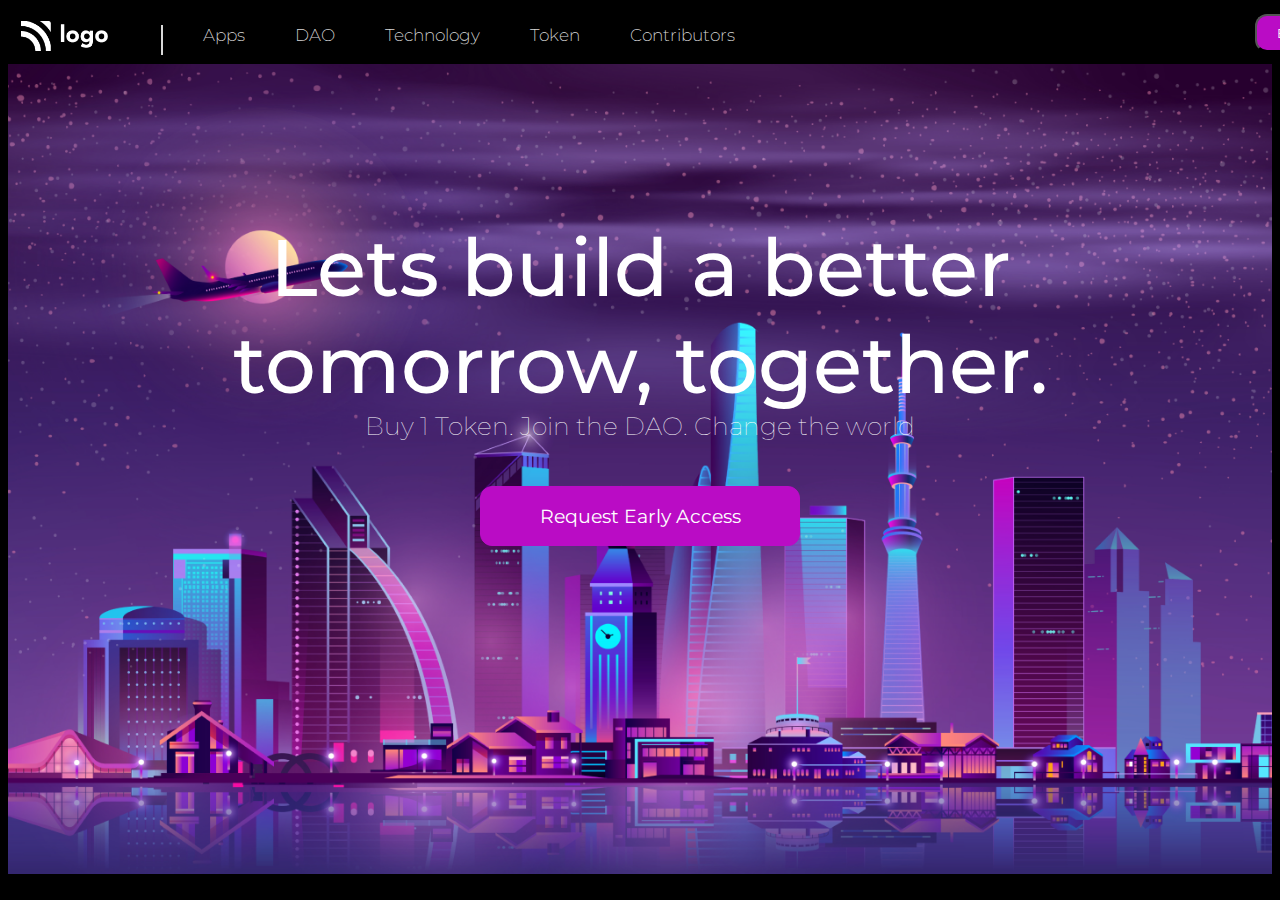
<file: DAO-page-master/index.html>
<!DOCTYPE html>
<html lang="en">
  <head>
    <meta charset="UTF-8" />
    <meta http-equiv="X-UA-Compatible" content="IE=edge" />
    <meta name="viewport" content="width=device-width, initial-scale=1.0" />
    <link rel="stylesheet" href="style.css" />
    <link rel="preconnect" href="https://fonts.googleapis.com" />
    <link rel="preconnect" href="https://fonts.gstatic.com" crossorigin />
    <link
      href="https://fonts.googleapis.com/css2?family=Poppins:wght@200;300;400;500;600;700;800&display=swap"
      rel="stylesheet"
    />
    <link rel="preconnect" href="https://fonts.googleapis.com" />
    <link rel="preconnect" href="https://fonts.gstatic.com" crossorigin />
    <link
      href="https://fonts.googleapis.com/css2?family=Montserrat:wght@600;700;800&display=swap"
      rel="stylesheet"
    />

    <title>Document</title>
  </head>
  <body>
    <div class="container">
      <section aria-label="navbar">
        <nav class="navbar">
          <div>
            <img src="./assets/white-logo.png" alt="logo" class="logo" />
          </div>
          <div class="line"></div>
          <div class="grow-list">
            <ul class="list">
              <li class="list-item">Apps</li>
              <li class="list-item">DAO</li>
              <li class="list-item">Technology</li>
              <li class="list-item">Token</li>
              <li class="list-item">Contributors</li>
            </ul>
          </div>
          <div>
            <button class="button-small">Buy 1 Token</button>
          </div>
        </nav>
      </section>
      <!-- Hero Section -->
      <section aria-label="hero">
        <div class="hero">
          <h1 class="hero-heading">Lets build a better tomorrow, together.</h1>
          <p class="hero-description">
            Buy 1 Token. Join the DAO. Change the world
          </p>
          <button class="button-large">Request Early Access</button>
        </div>
      </section>
    </div>
  </body>
</html>
</file>
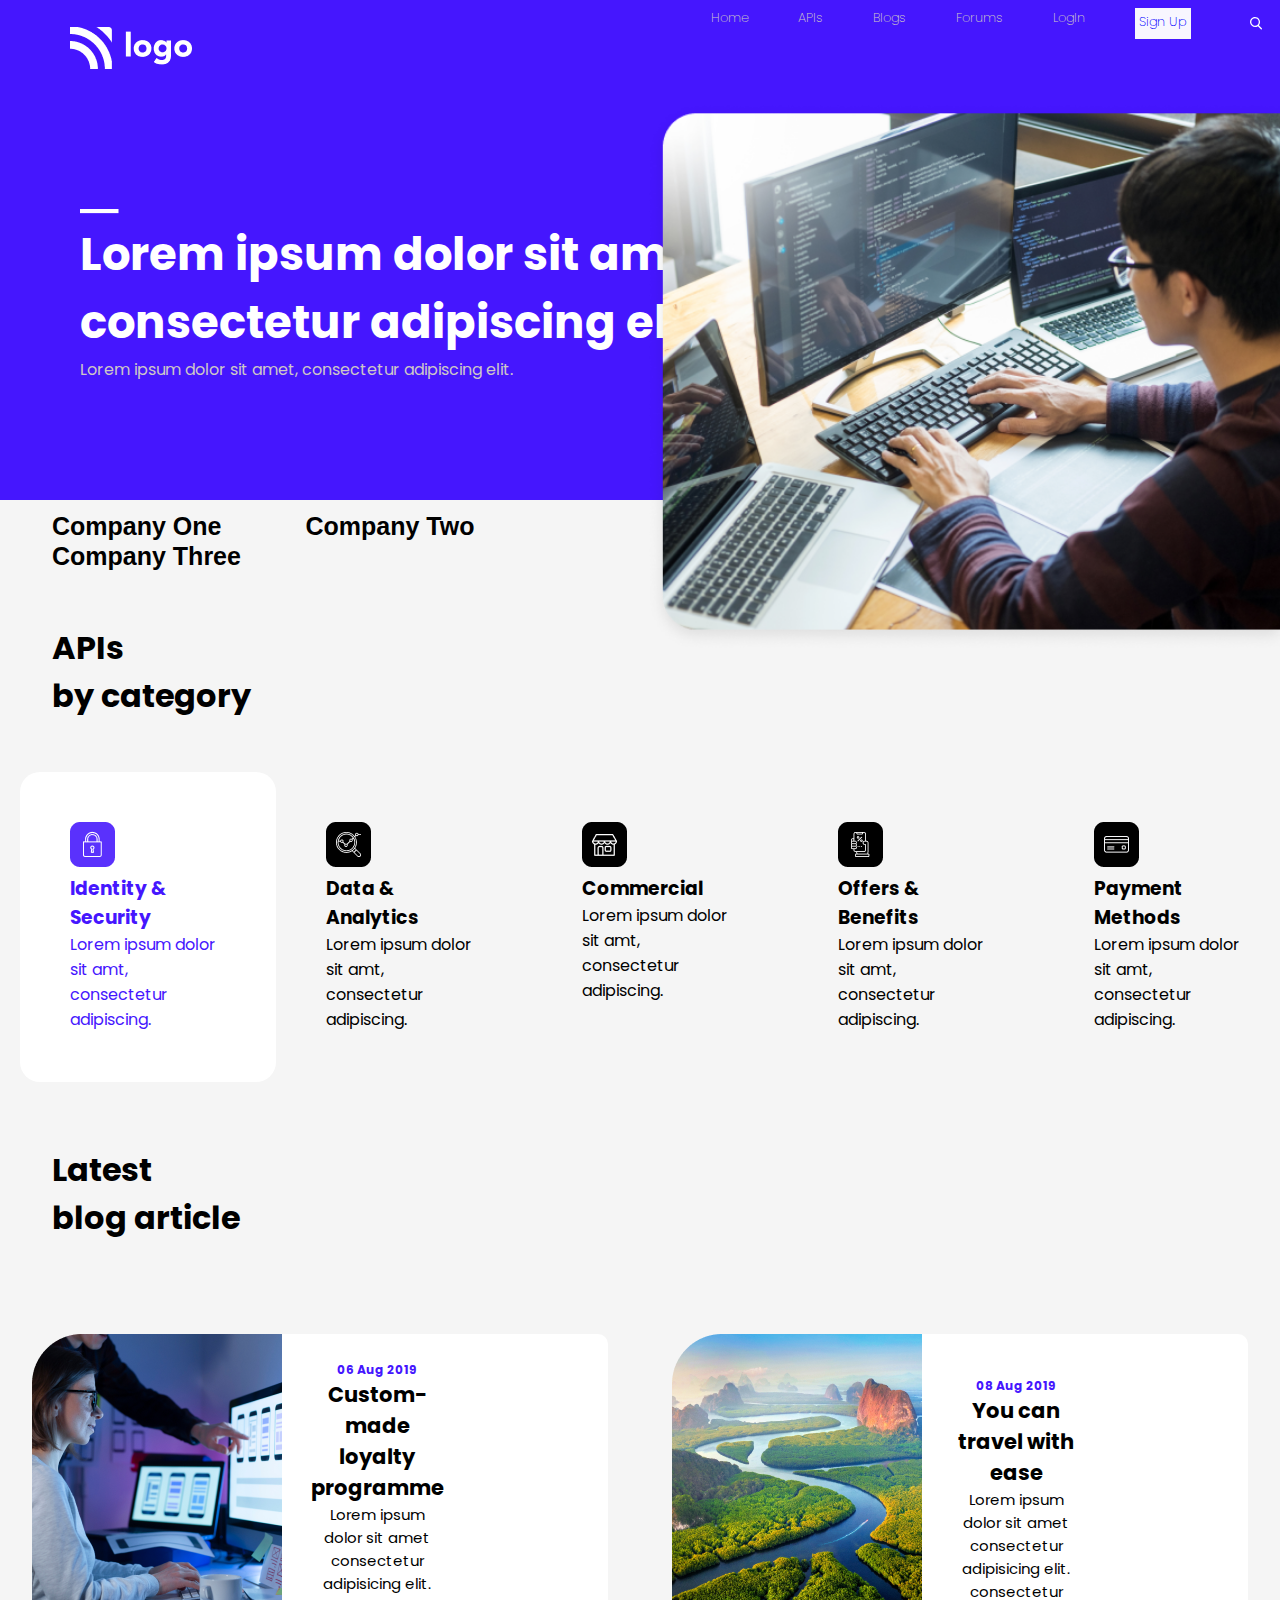
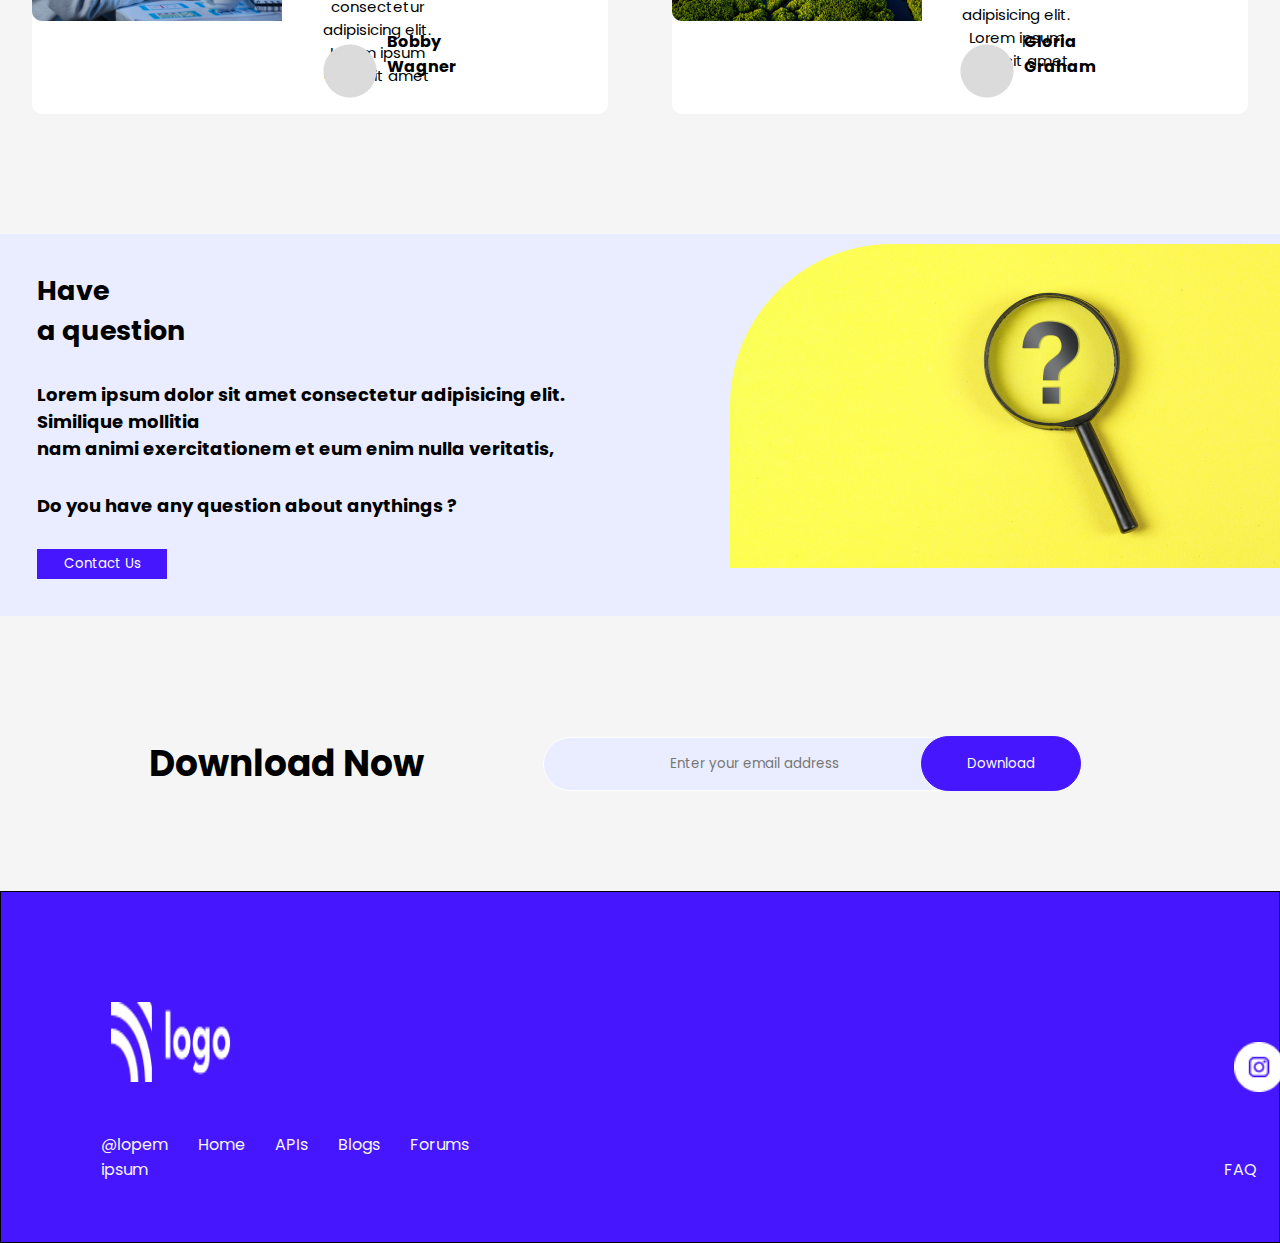
<file: developer-introduction-page-master/index.html>
<!DOCTYPE html>
<html lang="en">
<head>
    <meta charset="UTF-8">
    <meta http-equiv="X-UA-Compatible" content="IE=edge">
    <meta name="viewport" content="width=device-width, initial-scale=1.0">
    <title>Developer Landing Page</title>
    <link rel="stylesheet" href="style.css">
</head>
<body>
    <!-- Header Starts -->
    <header>
        <!-- Navigation Bar Starts -->
        <nav>
            <!-- Navigation items Starts -->
            <a class="nav-item">Home</a>
            <a class="nav-item">APIs</a>
            <a class="nav-item">Blogs</a>
            <a class="nav-item">Forums</a>
            <a class="nav-item">LogIn</a>
            <a class="nav-item-active">Sign Up</a>
            <svg class="nav-item" width="13" height="13" viewBox="0 0 13 13" fill="none" xmlns="http://www.w3.org/2000/svg">
            <path fill-rule="evenodd" clip-rule="evenodd" d="M8.85903 8.24401L11.816 11.321L11.815 11.322C11.991 11.4877 12.0614 11.7369 11.9982 11.9703C11.9349 12.2036 11.7483 12.3831 11.5127 12.4372C11.2771 12.4914 11.0308 12.4113 10.872 12.229L7.89103 9.12901C7.04998 9.72236 6.04531 10.0397 5.01603 10.037C2.66419 10.0372 0.627975 8.40344 0.118589 6.10743C-0.390797 3.81142 0.763438 1.46979 2.89472 0.475412C5.02599 -0.518963 7.56198 0.100953 8.99418 1.96641C10.4264 3.83187 10.3702 6.44192 8.85903 8.24401ZM8.44412 3.59725C7.86941 2.21135 6.51636 1.3082 5.01603 1.30901C2.9693 1.31231 1.31123 2.97128 1.30903 5.01801C1.30903 6.51834 2.21291 7.8709 3.59912 8.44487C4.98532 9.01883 6.58078 8.70114 7.64139 7.63996C8.702 6.57878 9.01883 4.98314 8.44412 3.59725Z" fill="white"/>
            </svg>
        </nav>

        <!-- LOGO -->
        <div >
            <img class="logo" src="./images/Logo.png" >
        </div>

        <!-- Text -->
        <div class="header-text">
            <img src="./images/Rectangle_12.png">
            <h2>
                Lorem ipsum dolor sit amet, <br>consectetur adipiscing elit.
            </h2>
            <p>
                Lorem ipsum dolor sit amet, consectetur adipiscing elit.
            </p>
        </div>

        <!-- Image -->
        <div>
            <img class="header-image" src="./images/IMAGE HERE.png">
        </div>
    </header>
    <!-- Companies -->
    <div class="companies">
        <a href="#" class="company-items">Company One</a>
        <a href="#" class="company-items">Company Two</a>
        <a href="#" class="company-items">Company Three</a>
    </div>

    <!-- API Section -->
    <div class="api">
        <h1 class="api-heading">APIs <br> by category</h1>
    <!-- Cards -->
        <div class="cards">
            <!-- Card 01 -->
            <div class="card-active">
                <img class="card-logo" src="./images/Group 97.png">
                <h3 class="card-head-active">Identity & <br> Security</h3>
                <p class="card-body">Lorem ipsum dolor sit amt, <br> consectetur adipiscing.</p>
            </div>
            <!-- Card 02 -->
            <div class="card">
                <img class="card-logo" src="./images/Group 98.png">
                <h3 class="card-head">Data & <br> Analytics</h3>
                <p class="card-body">Lorem ipsum dolor sit amt, <br> consectetur adipiscing.</p>
            </div>
            <!-- Card 03 -->
            <div class="card">
                <img class="card-logo" src="./images/Group 99.png">
                <h3 class="card-head">Commercial</h3>
                <p class="card-body">Lorem ipsum dolor sit amt, <br> consectetur adipiscing.</p>
            </div>
            <!-- Card 04 -->
            <div class="card">
                <img class="card-logo" src="./images/Group 100.png">
                <h3 class="card-head">Offers & <br> Benefits</h3>
                <p class="card-body">Lorem ipsum dolor sit amt, <br> consectetur adipiscing.</p>
            </div>
            <!-- Card 05 -->
            <div class="card">
                <img class="card-logo" src="./images/Group 101.png">
                <h3 class="card-head">Payment <br> Methods</h3>
                <p class="card-body">Lorem ipsum dolor sit amt, <br> consectetur adipiscing.</p>
            </div>

        </div>        
    </div>

    <!-- Blog section -->
    
    <div class="blog-heading">
            <h1>Latest <br> blog article</h1>
    </div>
        <!-- Blogs -->
    <div class="blog-cards">
            <!-- Blog card 01 -->
        <div class="blog-card">
                <div class="blog-image">
                    <img src="./images/Rectangle.png" alt="" >
                </div>
                <div class="blog-content">
                    <h6 >06 Aug 2019</h6>
                    <h3 >Custom-made <br> loyalty programme</h3>
                    <small>Lorem ipsum dolor sit amet <br>consectetur adipisicing elit. <br> consectetur adipisicing elit. <br>Lorem ipsum dolor sit amet</small>
                </div>
                <div class="blog-bottom">
                    <img class="blog-card-bottom-image" src="./images/IMAGE HERE (2).png" alt="">
                </div>
                <div class="blog-author">
                    <b class="blog-author">Bobby Wagner</b>
                </div>
                
            </div>

            <!-- Blog card 02 -->

            <div class="blog-card">
                <div class="blog-image">
                    <img src="./images/Rectangle Copy.png" alt="" >
                </div>
                <div class="blog-content">
                    <h6 >08 Aug 2019</h6>
                    <h3 >You can <br> travel with ease</h3>
                    <small>Lorem ipsum dolor sit amet <br>consectetur adipisicing elit. <br> consectetur adipisicing elit. <br>Lorem ipsum dolor sit amet</small>
                </div>
                <div class="blog-bottom">
                    <img class="blog-card-bottom-image" src="./images/IMAGE HERE (2).png" alt="">
                </div>
                <div class="blog-author">
                    <b class="blog-author">Gloria Graham</b>
                </div>
                
            </div>
        </div>

        <!-- FAQ SECTION -->
        <div class="faq-section">
            <div class="faq-content">
                <h2>Have <br> a question</h2>
                <h4>Lorem ipsum dolor sit amet consectetur adipisicing elit. Similique mollitia <br>nam animi exercitationem et eum enim nulla veritatis,</h4>
                <h4>Do you have any question about anythings ?</h4>

                <button>Contact Us</button>
            </div>
            <div class="faq-image">
                <img src="./images/Rectangle_38-2 (1).png" alt="">
            </div>
        </div>

        <!-- Download -->
        <div class="download-section">
            <div class="download-content">
                <h1>Download <span> Now</span></h1>
            </div>
            <div class="download-email">
                <form>
                    <input placeholder="Enter your email address"/>
                    <button>Download</button>
                  </form>
            </div>
        </div>

        <!-- Download -->
        <div class="footer-section">
            <div class="footer-left">
                <img class="footer-logo"src="./images/Logo.png" alt="">
                <ul class="list">
                    <li class="list-items">@lopem ipsum</li>
                    <li class="list-items">Home</li>
                    <li class="list-items">APIs</li>
                    <li class="list-items">Blogs</li>
                    <li class="list-items">Forums</li>
                </ul>
            </div>

            <div class="footer-right">
                <div class="footer-right">
                    <img class="footer-logos" src="./images/Group 102.png" alt="">
                    <img class="footer-logos" src="./images/Group 103.png" alt="">
                    <img class="footer-logos" src="./images/Group 104.png" alt="">
                </div>
                <ul class="logos-list">
                    <li class="list-items">FAQ</li>
                    <li class="list-items">Business</li>
                    <li class="list-items">Help</li>
                </ul>
            </div>
            
        </div>
</body>
</html>
</file>
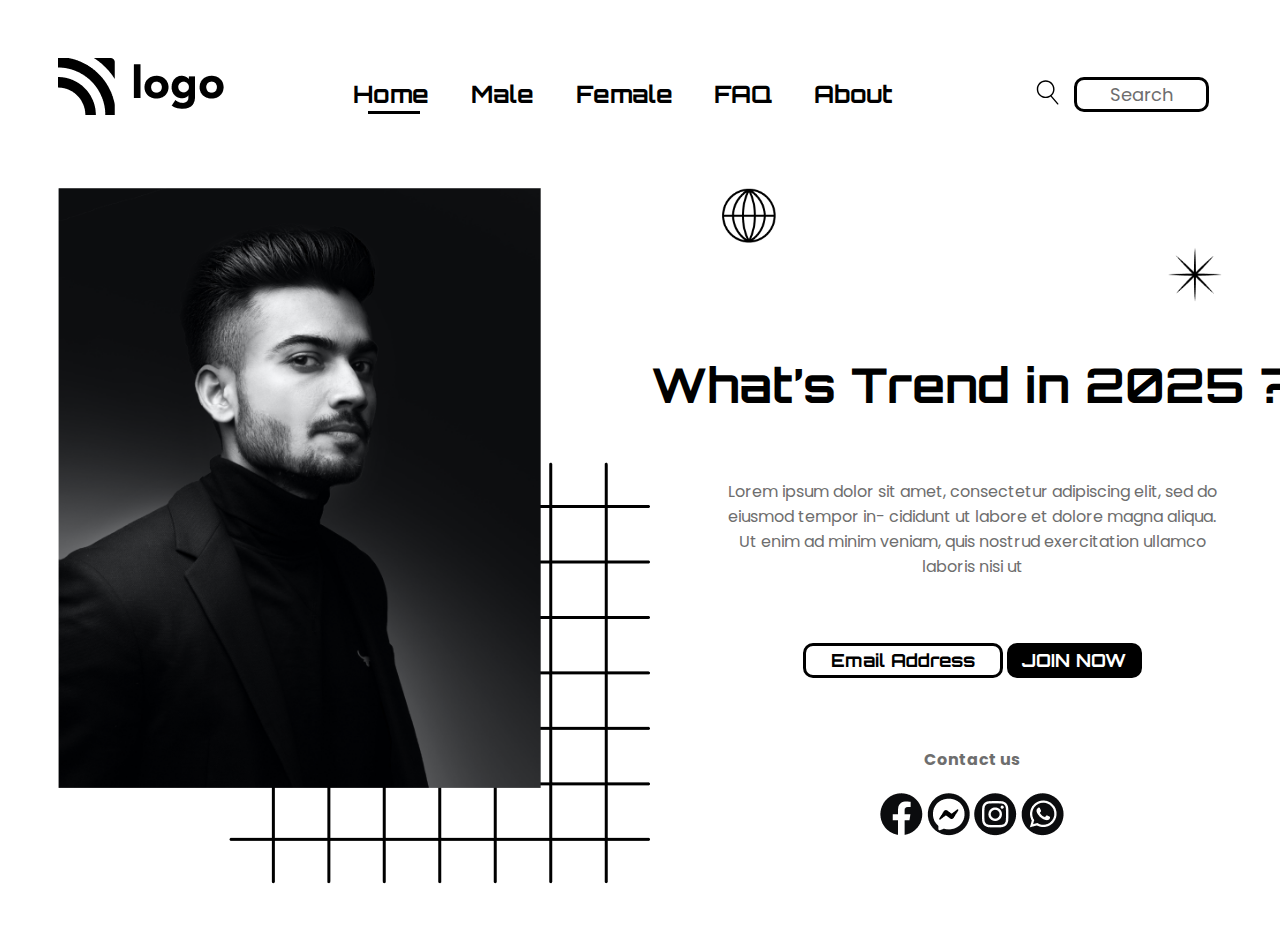
<file: fashion-page-master/index.html>
<!DOCTYPE html>
<html lang="en">
  <head>
    <meta charset="UTF-8" />
    <meta http-equiv="X-UA-Compatible" content="IE=edge" />
    <meta name="viewport" content="width=device-width, initial-scale=1.0" />
    <!-- CSS File -->
    <link rel="stylesheet" href="./style.css" />
    <!-- Font Orbiton -->
    <link rel="preconnect" href="https://fonts.googleapis.com" />
    <link rel="preconnect" href="https://fonts.gstatic.com" crossorigin />
    <link
      href="https://fonts.googleapis.com/css2?family=Orbitron:wght@400;500;600;700;800&display=swap"
      rel="stylesheet"
    />

    <!-- FONT Poppins -->
    <link rel="preconnect" href="https://fonts.googleapis.com" />
    <link rel="preconnect" href="https://fonts.gstatic.com" crossorigin />
    <link
      href="https://fonts.googleapis.com/css2?family=Poppins:wght@200;300;400;500;600;700&display=swap"
      rel="stylesheet"
    />
    <title>Document</title>
  </head>
  <body>
    <div class="container">
      <!-- Navbar Section -->
      <section aria-label="navbar">
        <nav class="navbar-container">
          <div>
            <img src="./assets/Logo.png" alt="brand-logo" />
          </div>
          <div>
            <ul class="list">
              <li class="list-item">Home</li>
              <li class="list-item">Male</li>
              <li class="list-item">Female</li>
              <li class="list-item">FAQ</li>
              <li class="list-item">About</li>
            </ul>
          </div>
          <div class="button-group">
            <div class="search-icon">
              <svg
                width="25"
                height="25"
                viewBox="0 0 32 35"
                fill="none"
                xmlns="http://www.w3.org/2000/svg"
              >
                <path
                  d="M13.42 25.34C6.56004 25.34 0.97998 19.76 0.97998 12.9C0.97998 6.03999 6.56004 0.459991 13.42 0.459991C20.28 0.459991 25.86 6.03999 25.86 12.9C25.87 19.76 20.28 25.34 13.42 25.34ZM13.42 2.44999C7.66004 2.44999 2.97998 7.13999 2.97998 12.89C2.97998 18.64 7.66004 23.33 13.42 23.33C19.18 23.33 23.86 18.64 23.86 12.89C23.86 7.13999 19.18 2.44999 13.42 2.44999Z"
                  fill="black"
                />
                <path
                  d="M30.35 34.4C30.07 34.4 29.7899 34.28 29.5899 34.05L19.75 22.53C19.39 22.11 19.44 21.48 19.86 21.12C20.28 20.76 20.91 20.81 21.27 21.23L31.11 32.75C31.47 33.17 31.42 33.8 31 34.16C30.81 34.32 30.58 34.4 30.35 34.4Z"
                  fill="black"
                />
              </svg>
            </div>
            <div><button class="nav-button">Search</button></div>
          </div>
        </nav>
      </section>
      <!-- Hero Banner Section -->
      <section aria-label="banner">
        <div class="hero-container">
          <!-- --------------- -->
          <!-- Patterns -->
          <!-- ---------------- -->
          <div class="hero-container-left">
            <span class="square">
              <img src="./assets/squares.png" alt="square-pattern" />
            </span>
            <span class="person">
              <img src="./assets/Image.png" alt="person-hero-iamge" />
            </span>
          </div>
          <div class="hero-container-right">
            <!-- Globe -->
            <div>
              <span class="globe">
                <img src="./assets/globe.png" alt="globe-pattern" />
              </span>
            </div>
            <!-- Star -->
            <div>
              <span class="star">
                <img src="./assets/start.png" alt="start-pattern" />
              </span>
            </div>

            <div>
              <h1 class="hero-heading">What’s Trend in 2025 ?</h1>
              <p class="hero-description">
                Lorem ipsum dolor sit amet, consectetur adipiscing elit, sed do
                eiusmod tempor in- cididunt ut labore et dolore magna aliqua. Ut
                enim ad minim veniam, quis nostrud exercitation ullamco laboris
                nisi ut
              </p>
              <div>
                <button class="button-email">Email Address</button>
                <button class="button-join">JOIN NOW</button>
              </div>
              <div>
                <h4 class="contact-heading">Contact us</h4>
                <div class="icons">
                  <span>
                    <img src="./assets/Group.png" alt="facebook-icon" />
                  </span>
                  <span>
                    <img src="./assets/Group (1).png" alt="messenger-icon" />
                  </span>
                  <span>
                    <img src="./assets/Group (2).png" alt="instagram-icon" />
                  </span>
                  <span>
                    <img src="./assets/Group (3).png" alt="whatsapp-icon" />
                  </span>
                </div>
              </div>
            </div>
          </div>
        </div>
      </section>
    </div>
  </body>
</html>
</file>
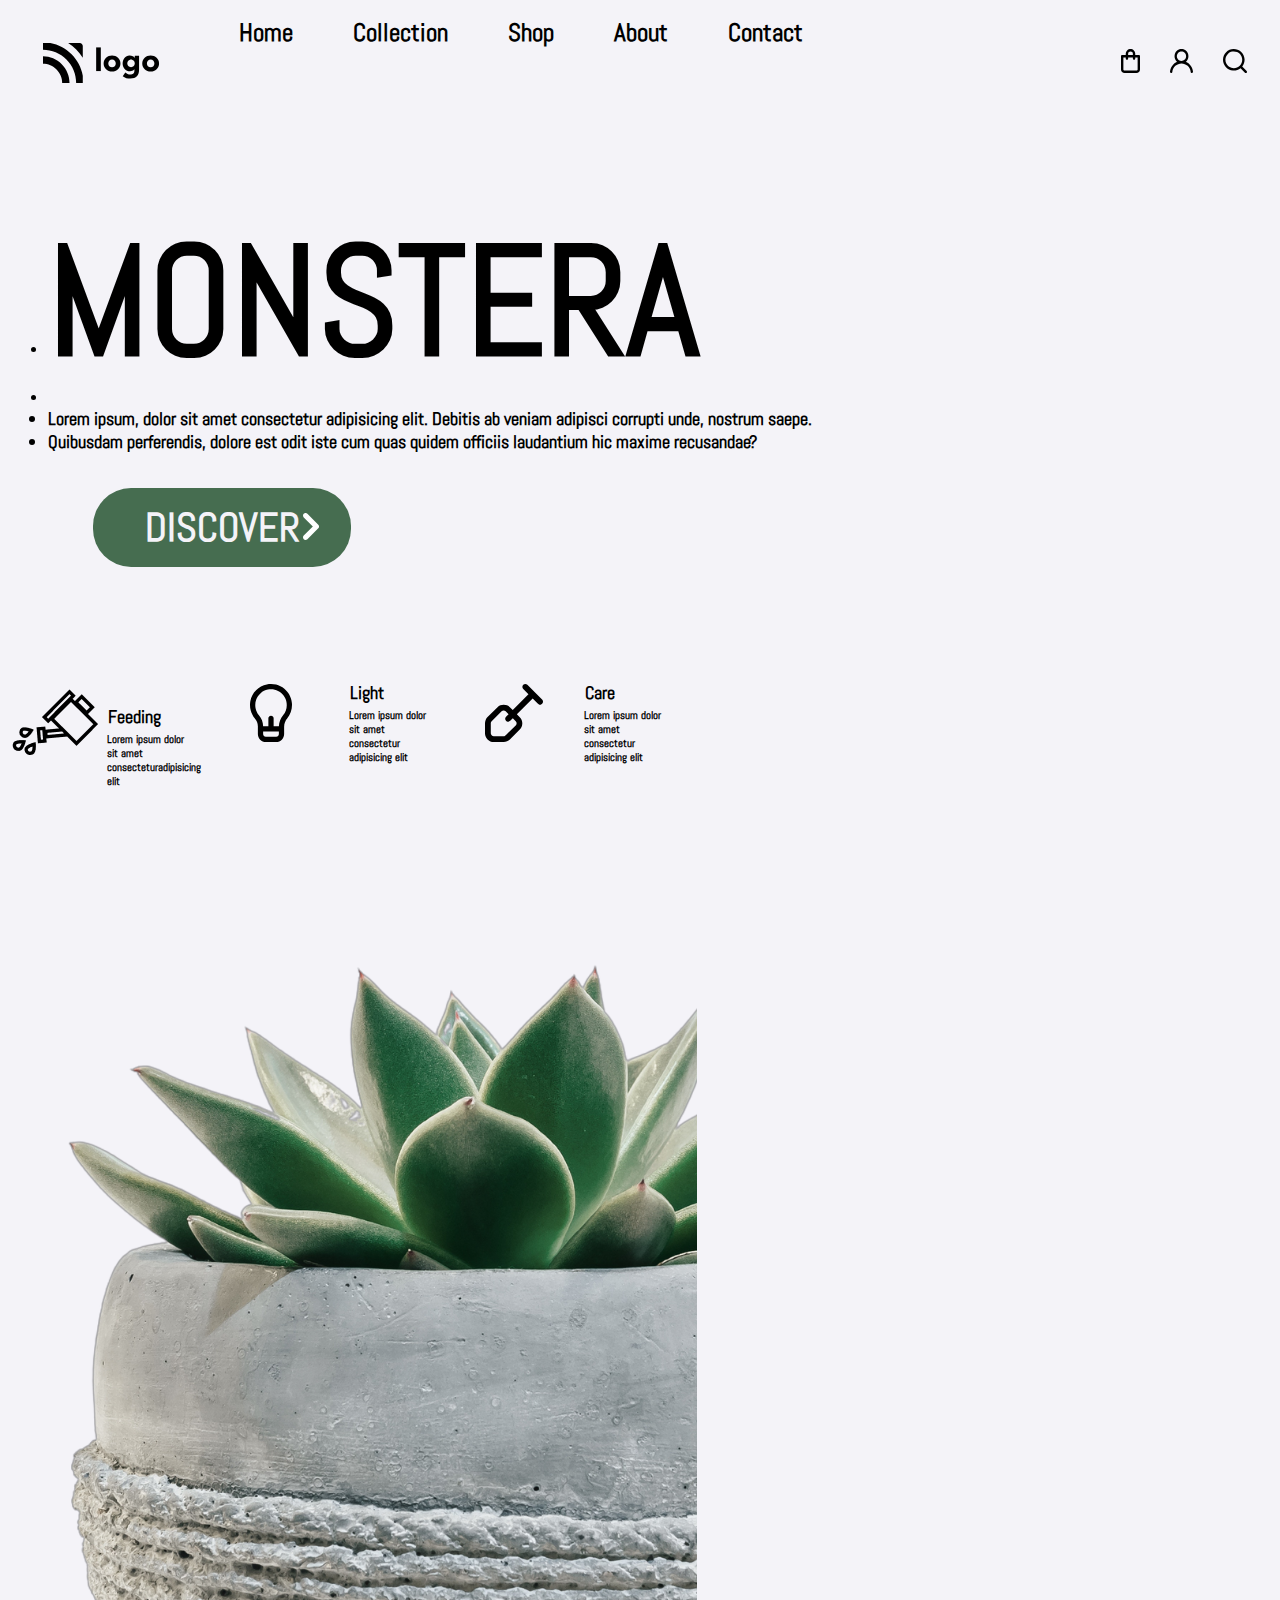
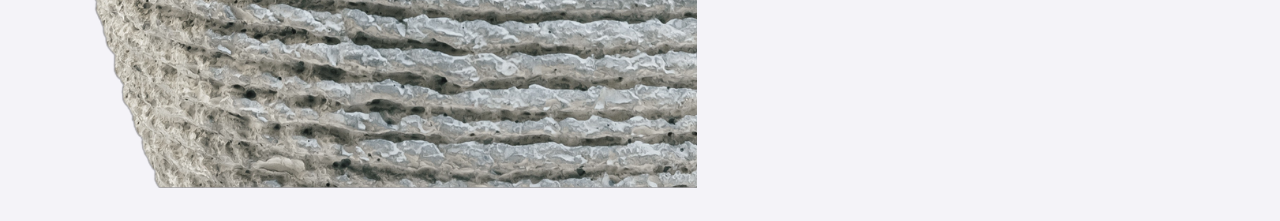
<file: Gardening-store-master/index.html>
<!DOCTYPE html>
<html lang="en">
  <head>
    <meta charset="UTF-8" />
    <meta http-equiv="X-UA-Compatible" content="IE=edge" />
    <meta name="viewport" content="width=device-width, initial-scale=1.0" />
    <title>Document</title>
    <link
      href="https://fonts.googleapis.com/css?family=Allerta"
      rel="stylesheet"
    />
    <link rel="stylesheet" href="style.css"/>
    <link
      href="https://fonts.googleapis.com/css?family=Abel"
      rel="stylesheet"
    />
    <style>
      /* Write styles here */
    </style>
  </head>
  <body>
    <nav id="navbarMonstera">
      <div id="navFirst">
        <img src="./photos/Logo.svg" />
      </div>

      <div id="navMid">
        <div>
          <h4>Home</h4>
        </div>
        <div><h4>Collection</h4></div>
        <div>
          <h4>Shop</h4>
        </div>
        <div>
          <h4>About</h4>
        </div>
        <div>
          <h4>Contact</h4>
        </div>
      </div>

      <div id="navEnd">
        <div>
          <img src="./photos/cart.svg" />
        </div>
        <div>
          <img src="./photos/user.svg" />
        </div>
        <div>
          <img src="./photos/search.svg" />
        </div>
      </div>
    </nav>

    <div id="midWhole">
      <div id="midWholePart1">
        <div id="midWholePart11">
          <div>
            <ul>
              <li><h1 id="monstera">MONSTERA</h1></li>
              <li></li>
              <li>
                Lorem ipsum, dolor sit amet consectetur adipisicing elit.
                Debitis ab veniam adipisci corrupti unde, nostrum saepe.
              </li>
              <li>
                Quibusdam perferendis, dolore est odit iste cum quas quidem
                officiis laudantium hic maxime recusandae?
              </li>
            </ul>
          </div>
        </div>
        <div id="midWholePart12">
          <div id="midWholePart121">
            <div>
              <h1>DISCOVER</h1>
            </div>
            <div id="midWholePart122">
              <img src="./photos/greaterThan.svg" />
            </div>
          </div>
        </div>
        <div id="midWholePart13">
          <div class="midWholePart13Parts">
            <div>
              <img id="feeding" src="./photos/water plant.png" />
            </div>
            <div>
              <h4>Feeding</h4>
              <p class="text">
                Lorem ipsum dolor sit amet consecteturadipisicing elit
              </p>
            </div>
          </div>
          <div class="midWholePart13Parts">
            <div>
              <img id="light" src="./photos/light.svg" alt="" />
            </div>
            <div>
              <h4>Light</h4>
              <p class="text">
                Lorem ipsum dolor sit amet consectetur adipisicing elit
              </p>
            </div>
          </div>
          <div class="midWholePart13Parts">
            <div>
              <img id="care" src="./photos/plough.svg" />
            </div>
            <div>
              <h4>Care</h4>
              <p class="text">
                Lorem ipsum dolor sit amet consectetur adipisicing elit
              </p>
            </div>
          </div>
        </div>
      </div>
      <div>
        <img id="imgMain" src="./photos/6_folwer_cut.png" />
      </div>
    </div>
  </body>
</html>
</file>
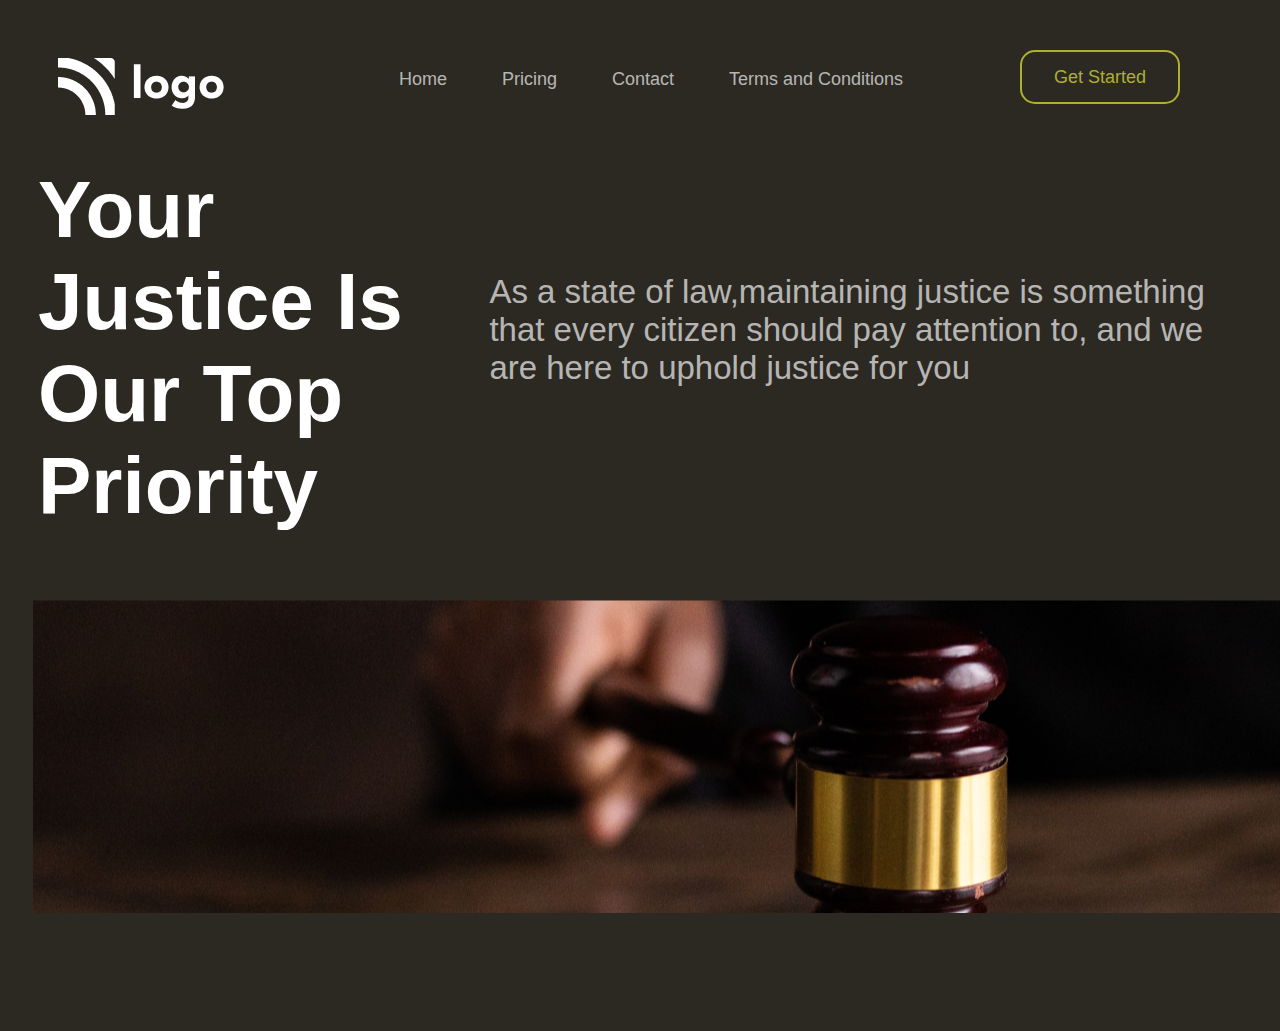
<file: justice-page-master/index.html>
<!DOCTYPE html>
<html lang="en">
  <head>
    <meta charset="UTF-8" />
    <meta http-equiv="X-UA-Compatible" content="IE=edge" />
    <meta name="viewport" content="width=device-width, initial-scale=1.0" />
    <link rel="stylesheet" href="style.css" />
    <!-- Red Rose Font -->
    <link rel="preconnect" href="https://fonts.googleapis.com" />
    <link rel="preconnect" href="https://fonts.gstatic.com" crossorigin />
    <link
      href="https://fonts.googleapis.com/css2?family=Red+Rose:wght@300;400;500;600;700&display=swap"
      rel="stylesheet"
    />
    <!-- Dela Font -->
    <link rel="preconnect" href="https://fonts.googleapis.com" />
    <link rel="preconnect" href="https://fonts.gstatic.com" crossorigin />
    <link
      href="https://fonts.googleapis.com/css2?family=Dela+Gothic+One&display=swap"
      rel="stylesheet"
    />
    <title>Document</title>
  </head>
  <body>
    <div class="container">
      <section aria-label="navbar">
        <nav class="navbar">
          <div>
            <img src="./assets/white-logo.png" alt="logo" class="logo" />
          </div>
          <div>
            <ul class="list">
              <li class="list-item">Home</li>
              <li class="list-item">Pricing</li>
              <li class="list-item">Contact</li>
              <li class="list-item">Terms and Conditions</li>
            </ul>
          </div>
          <div>
            <button class="button">Get Started</button>
          </div>
        </nav>
      </section>
      <!-- Hero Section -->
      <section aria-label="hero">
        <div class="hero">
          <h1 class="hero-heading">
            Your Justice Is Our Top Priority
          </h1>
          <p class="hero-paragraph">As a state of law,maintaining justice is something that
            every citizen should pay attention to, and we are here to uphold justice for you
          </p>
          </div>
        </div>
        <div class="bottom">
          <div>
            <img src="./assets/bottom.png" alt="bottom-image" />
          </div>
      </section>
    </div>
  </body>
</html>
</file>
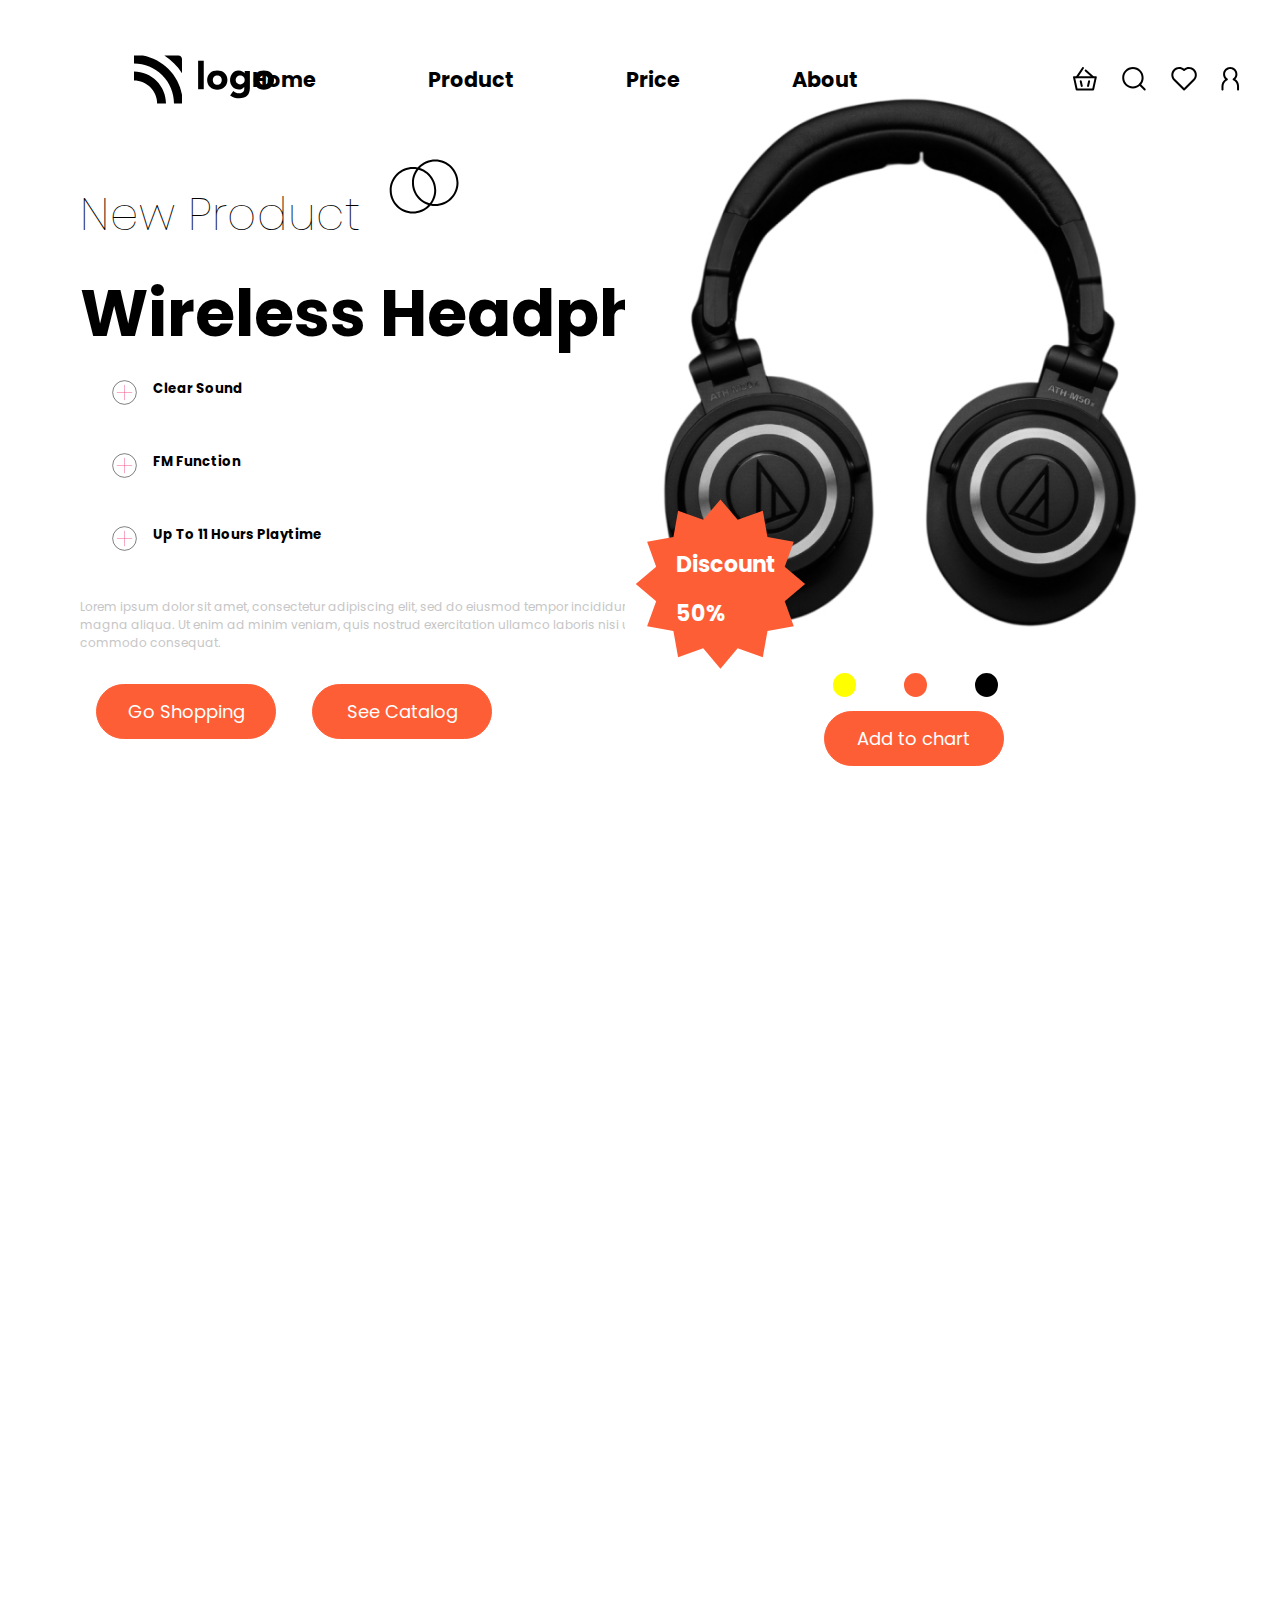
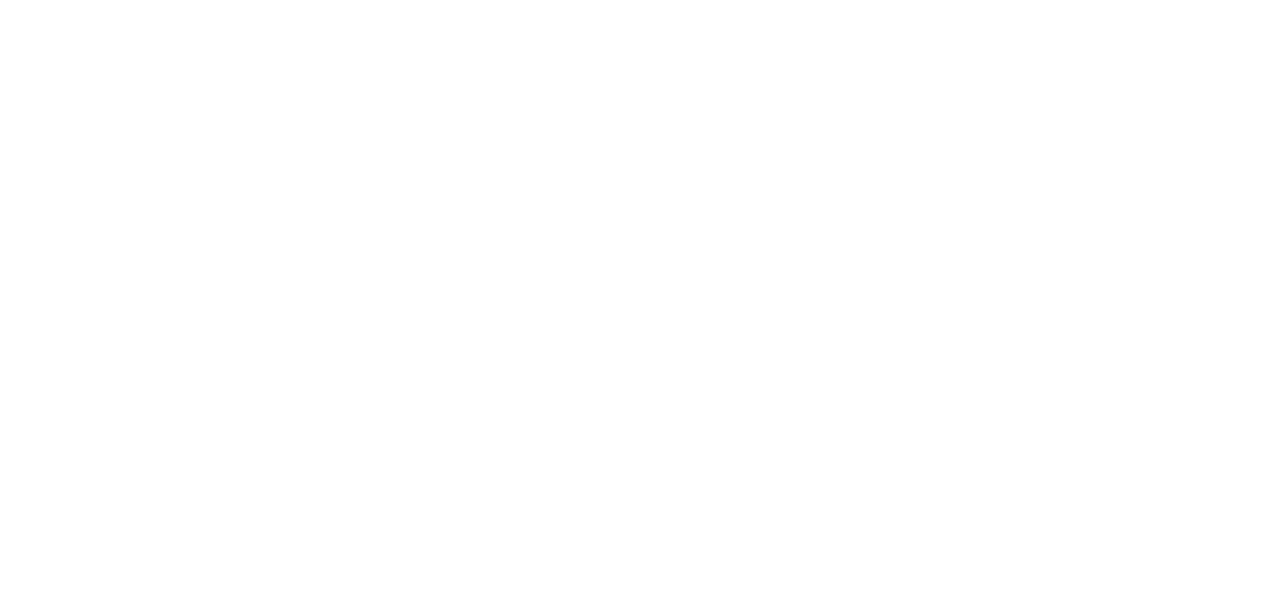
<file: product-landing-page-master/index.html>
<!DOCTYPE html>
<html lang="en">
  <head>
    <meta charset="UTF-8" />
    <meta http-equiv="X-UA-Compatible" content="IE=edge" />
    <meta name="viewport" content="width=device-width, initial-scale=1.0" />
    <link rel="stylesheet" href="css/index.css" />
    <link rel="preconnect" href="https://fonts.googleapis.com" />
    <link rel="preconnect" href="https://fonts.gstatic.com" crossorigin />
    <link
      href="https://fonts.googleapis.com/css2?family=Fredoka+One&family=Poppins&display=swap"
      rel="stylesheet"
    />
    <link rel="stylesheet" href="./css/index.css">
    <title>Product Home Page</title>
  </head>
  <body>
    <nav>
      <img src="./images/logo.svg" alt="logo" />
      <div class="nav-items">
        <h5 class="nav-item active-item">Home</h5>
        <h5 class="nav-item">Product</h5>
        <h5 class="nav-item">Price</h5>
        <h5 class="nav-item">About</h5>
      </div>
      <img src="./images/actions.svg" alt="actions" />
    </nav>
    <div class="intro-section">
      <div class="left-section">
        <h3>
          New Product
          <img src="./images/circles.svg" alt="circles" />
        </h3>
        <h1>Wireless Headphone</h1>
        <div class="sub-headlines">
          <h5 class="sub-headline">
            <img src="./images/plus.svg" alt="plus" /> Clear Sound
          </h5>
          <h5 class="sub-headline">
            <img src="./images/plus.svg" alt="plus" /> FM Function
          </h5>
          <h5 class="sub-headline">
            <img src="./images/plus.svg" alt="plus" /> Up To 11 Hours Playtime
          </h5>
        </div>
        <p class="text">
          Lorem ipsum dolor sit amet, consectetur adipiscing elit, sed do
          eiusmod tempor incididunt ut labore et dolore magna aliqua. Ut enim ad
          minim veniam, quis nostrud exercitation ullamco laboris nisi ut
          aliquip ex ea commodo consequat.
        </p>
        <div class="action-btns">
          <button class="action-btn">Go Shopping</button>
          <button class="action-btn">See Catalog</button>
        </div>
      </div>
      <div class="right-section">
        <div class="headphone-div">
          <img src="./images/discount.svg" alt="discount" class="discount" />
          <div class="discount-content">
            <h4>Discount</h4>
            <h1>50%</h1>
          </div>
          <img src="./images/headphones.jpg" alt="headphone" />
        </div>
        <div class="dots">
          <div class="dot yellow-dot">.</div>
          <div class="dot tomato-dot">.</div>
          <div class="dot black-dot">.</div>
        </div>
        <button class="action-btn">Add to chart</button>
      </div>
    </div>
  </body>
</html>
</file>
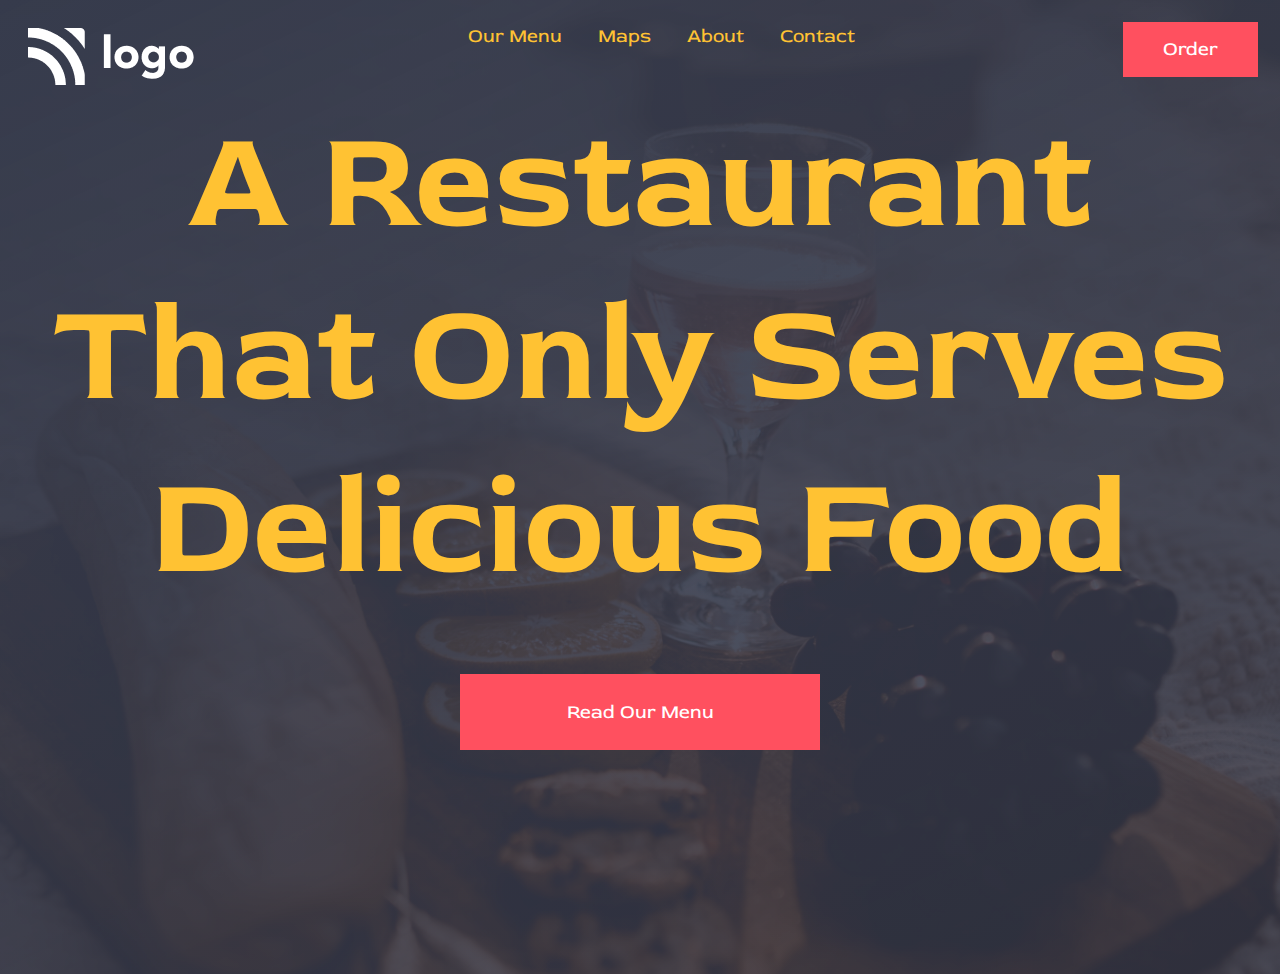
<file: resturant-page-main/index.html>
<!DOCTYPE html>
<html lang="en">
  <head>
    <meta charset="UTF-8" />
    <meta http-equiv="X-UA-Compatible" content="IE=edge" />
    <meta name="viewport" content="width=device-width, initial-scale=1.0" />
    <link rel="stylesheet" href="style.css" />
    <!-- Red Rose Font -->
    <link rel="preconnect" href="https://fonts.googleapis.com" />
    <link rel="preconnect" href="https://fonts.gstatic.com" crossorigin />
    <link
      href="https://fonts.googleapis.com/css2?family=Red+Rose:wght@300;400;500;600;700&display=swap"
      rel="stylesheet"
    />
    <!-- Dela Font -->
    <link rel="preconnect" href="https://fonts.googleapis.com" />
    <link rel="preconnect" href="https://fonts.gstatic.com" crossorigin />
    <link
      href="https://fonts.googleapis.com/css2?family=Dela+Gothic+One&display=swap"
      rel="stylesheet"
    />
    <title>Document</title>
  </head>
  <body>
    <div class="container">
      <section aria-label="navbar">
        <nav class="navbar">
          <div>
            <img src="./assets/white-logo.png" alt="logo" class="logo" />
          </div>
          <div>
            <ul class="list">
              <li class="list-item">Our Menu</li>
              <li class="list-item">Maps</li>
              <li class="list-item">About</li>
              <li class="list-item">Contact</li>
            </ul>
          </div>
          <div>
            <button class="button-small">Order</button>
          </div>
        </nav>
      </section>
      <!-- Hero Section -->
      <section aria-label="hero">
        <div class="hero">
          <h1 class="hero-heading">
            A Restaurant That Only Serves Delicious Food
          </h1>
          <button class="button-large">Read Our Menu</button>
          <div class="bottom">
            <div>
              <img src="./assets/scrool.png" alt="bottom-logo" />
            </div>
          </div>
        </div>
      </section>
    </div>
  </body>
</html>
</file>
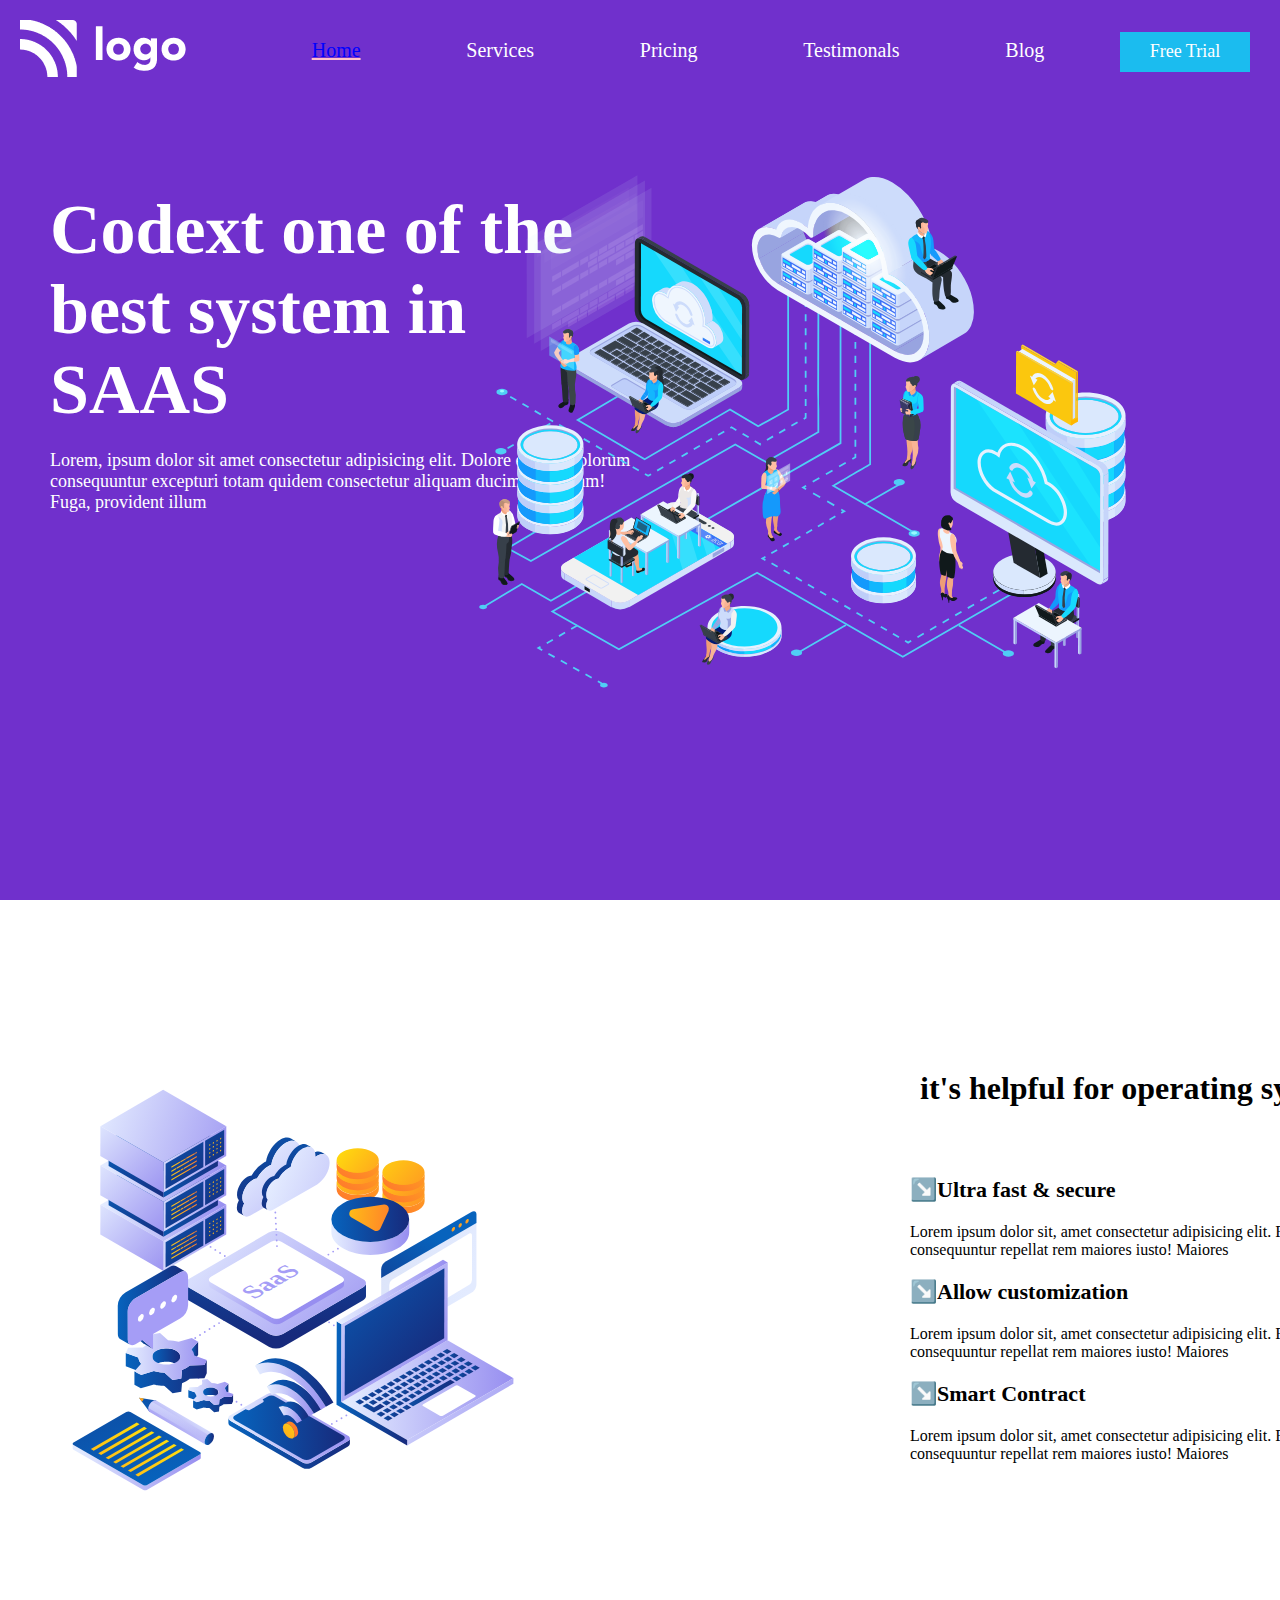
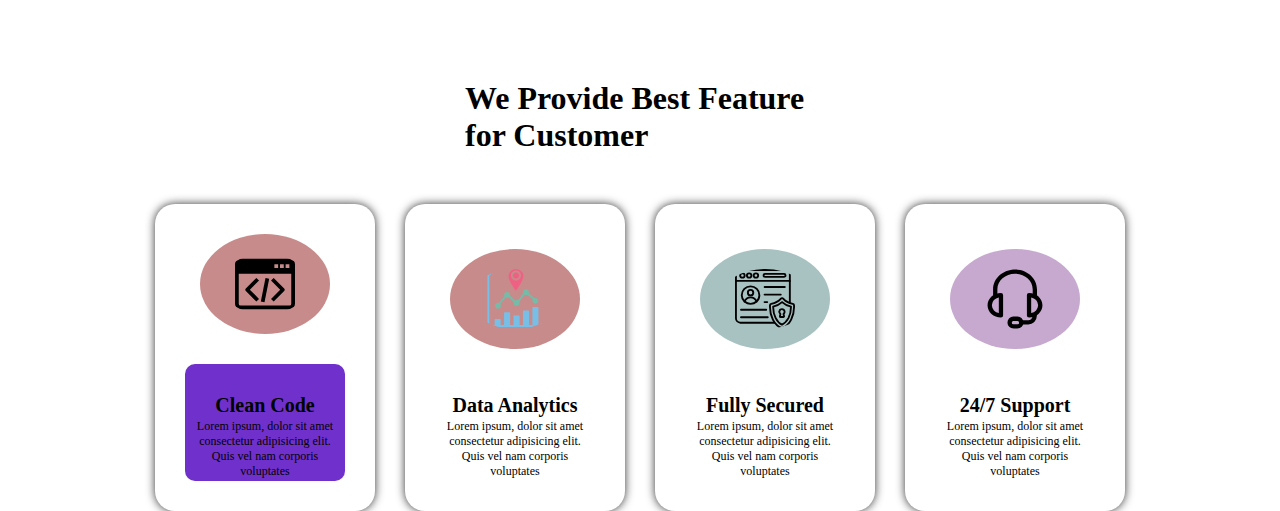
<file: SAAS-webpage-master/index.html>
<!DOCTYPE html>
<html lang="en">
<head>
    <meta charset="UTF-8">
    <meta http-equiv="X-UA-Compatible" content="IE=edge">
    <meta name="viewport" content="width=device-width, initial-scale=1.0">
    <title>Document</title>
    <link rel="stylesheet" href="style.css">
</head>
<body>
    <div class="head">
        <nav class="nav-bar">
            <li class="list">
                <img src="./assets/white-logo.png" alt="logo" class="logo">
            </li>
            <li class="list-active">Home</li>
            <li class="list">Services</li>
            <li class="list">Pricing</li>
            <li class="list">Testimonals</li>
            <li class="list">Blog</li>
            <li class="list"><button>Free Trial</button></li>
        </nav>
        <h1>Codext one of the best system in SAAS</h1>
        <p>Lorem, ipsum dolor sit amet consectetur adipisicing elit. Dolore earum, dolorum consequuntur excepturi totam quidem consectetur aliquam ducimus aperiam! Fuga, provident illum
        </p>
        <img src="./assets/30495 [Converted]-01.svg" alt="" class="work-arcitech">
    </div>
    <div class="hero">
        <img src="./assets/Saas illustration-01.svg" alt="" class="saas">
        <div class="content">
        <h1 class="upper">it's helpful for operating system</h1>
        <ul class="pros">
            <li class="pro">↘️Ultra fast & secure</li>
            <p>Lorem ipsum dolor sit, amet consectetur adipisicing elit. Repellendus dolor consequuntur repellat rem maiores iusto! Maiores</p>
            <li class="pro">↘️Allow customization</li>
            <p>Lorem ipsum dolor sit, amet consectetur adipisicing elit. Repellendus dolor consequuntur repellat rem maiores iusto! Maiores</p>
            <li class="pro">↘️Smart Contract</li>
            <p>Lorem ipsum dolor sit, amet consectetur adipisicing elit. Repellendus dolor consequuntur repellat rem maiores iusto! Maiores</p>
        </ul>
        </div>
        </div>
        <h1 class="lower">We Provide Best Feature for Customer</h1>
        <div class="cards">
        <div class="card">
            <img src="./assets/web-developing.svg" alt="" class="imgOne">
            <div class="active">    
            <h4>Clean Code</h4>
                    <p>Lorem ipsum, dolor sit amet consectetur adipisicing elit. Quis vel nam corporis voluptates</p>
                </div>
                </div>
        <div class="card">
            <img src="./assets/data-analytics.svg" alt="" class="imgTwo">
                <h4>Data Analytics</h4>
                <p>Lorem ipsum, dolor sit amet consectetur adipisicing elit. Quis vel nam corporis voluptates</p>
        </div>
        <div class="card">
            <img src="./assets/secured-profile.svg" alt="" class="imgThree">
            <h4>Fully Secured</h4>
            <p>Lorem ipsum, dolor sit amet consectetur adipisicing elit. Quis vel nam corporis voluptates</p>
        </div>
        <div class="card">
            <img src="./assets/support.svg" alt="" class="imgFour">
                <h4>24/7 Support</h4>
                <p>Lorem ipsum, dolor sit amet consectetur adipisicing elit. Quis vel nam corporis voluptates</p>   
        </div>
    </div>
    
</body>
</html>
</file>
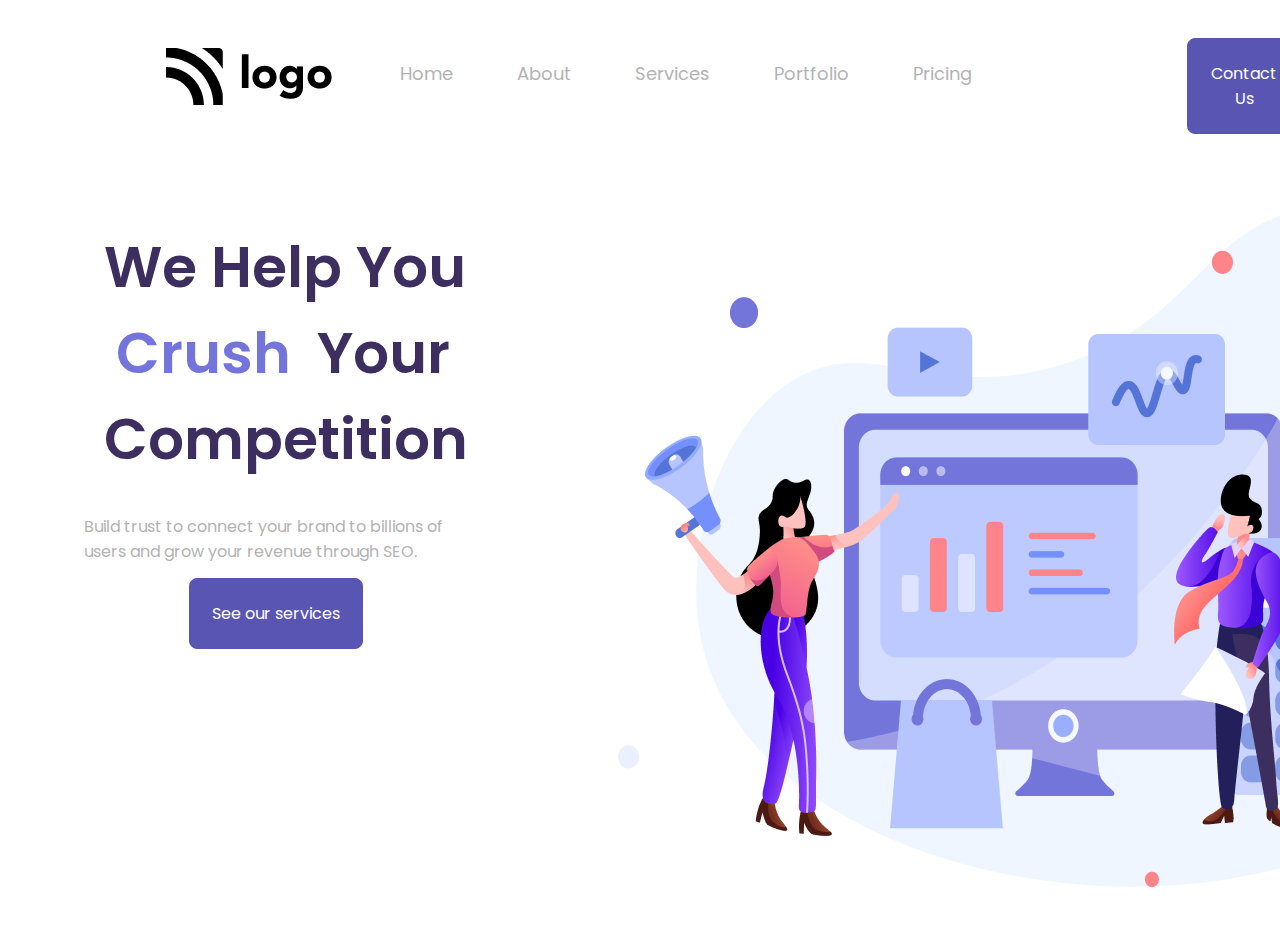
<file: SEO-management-master/index.html>
<!DOCTYPE html>
<html lang="en">
  <head>
    <meta charset="UTF-8" />
    <meta http-equiv="X-UA-Compatible" content="IE=edge" />
    <meta name="viewport" content="width=device-width, initial-scale=1.0" />
    <!-- stylesheet -->
    <link rel="stylesheet" href="style.css" />
    <!-- Font -->
    <link rel="preconnect" href="https://fonts.googleapis.com" />
    <link rel="preconnect" href="https://fonts.gstatic.com" crossorigin />
    <link
      href="https://fonts.googleapis.com/css2?family=Poppins:wght@200;300;400;500;600;700;800&display=swap"
      rel="stylesheet"
    />
    <title>Document</title>
  </head>
  <body>
    <div class="container">
      <section aria-label="navbar">
        <nav class="navbar-container">
          <div>
            <img src="./assets/Logo.png" alt="brand-logo" />
          </div>
          <div class="grow-list">
            <ul class="list">
              <li class="list-item">Home</li>
              <li class="list-item">About</li>
              <li class="list-item">Services</li>
              <li class="list-item">Portfolio</li>
              <li class="list-item">Pricing</li>
            </ul>
          </div>
          <div class="button-group">
            <button class="nav-button">Contact Us</button>
          </div>
        </nav>
      </section>
      <!-- Banner -->
      <section aria-label="banner">
        <div class="banner-container">
          <!-- Left text -->
          <div>
            <h1 class="heading-text">
              We Help You <span>Crush</span> Your Competition
            </h1>
            <p class="description">
              Build trust to connect your brand to billions of users and grow
              your revenue through SEO.
            </p>
            <button class="nav-button btn">See our services</button>
          </div>
          <!-- Right Text -->
          <div>
            <img src="./assets/Header Illustration.png" alt="illustration" />
          </div>
        </div>
      </section>
    </div>
  </body>
</html>
</file>
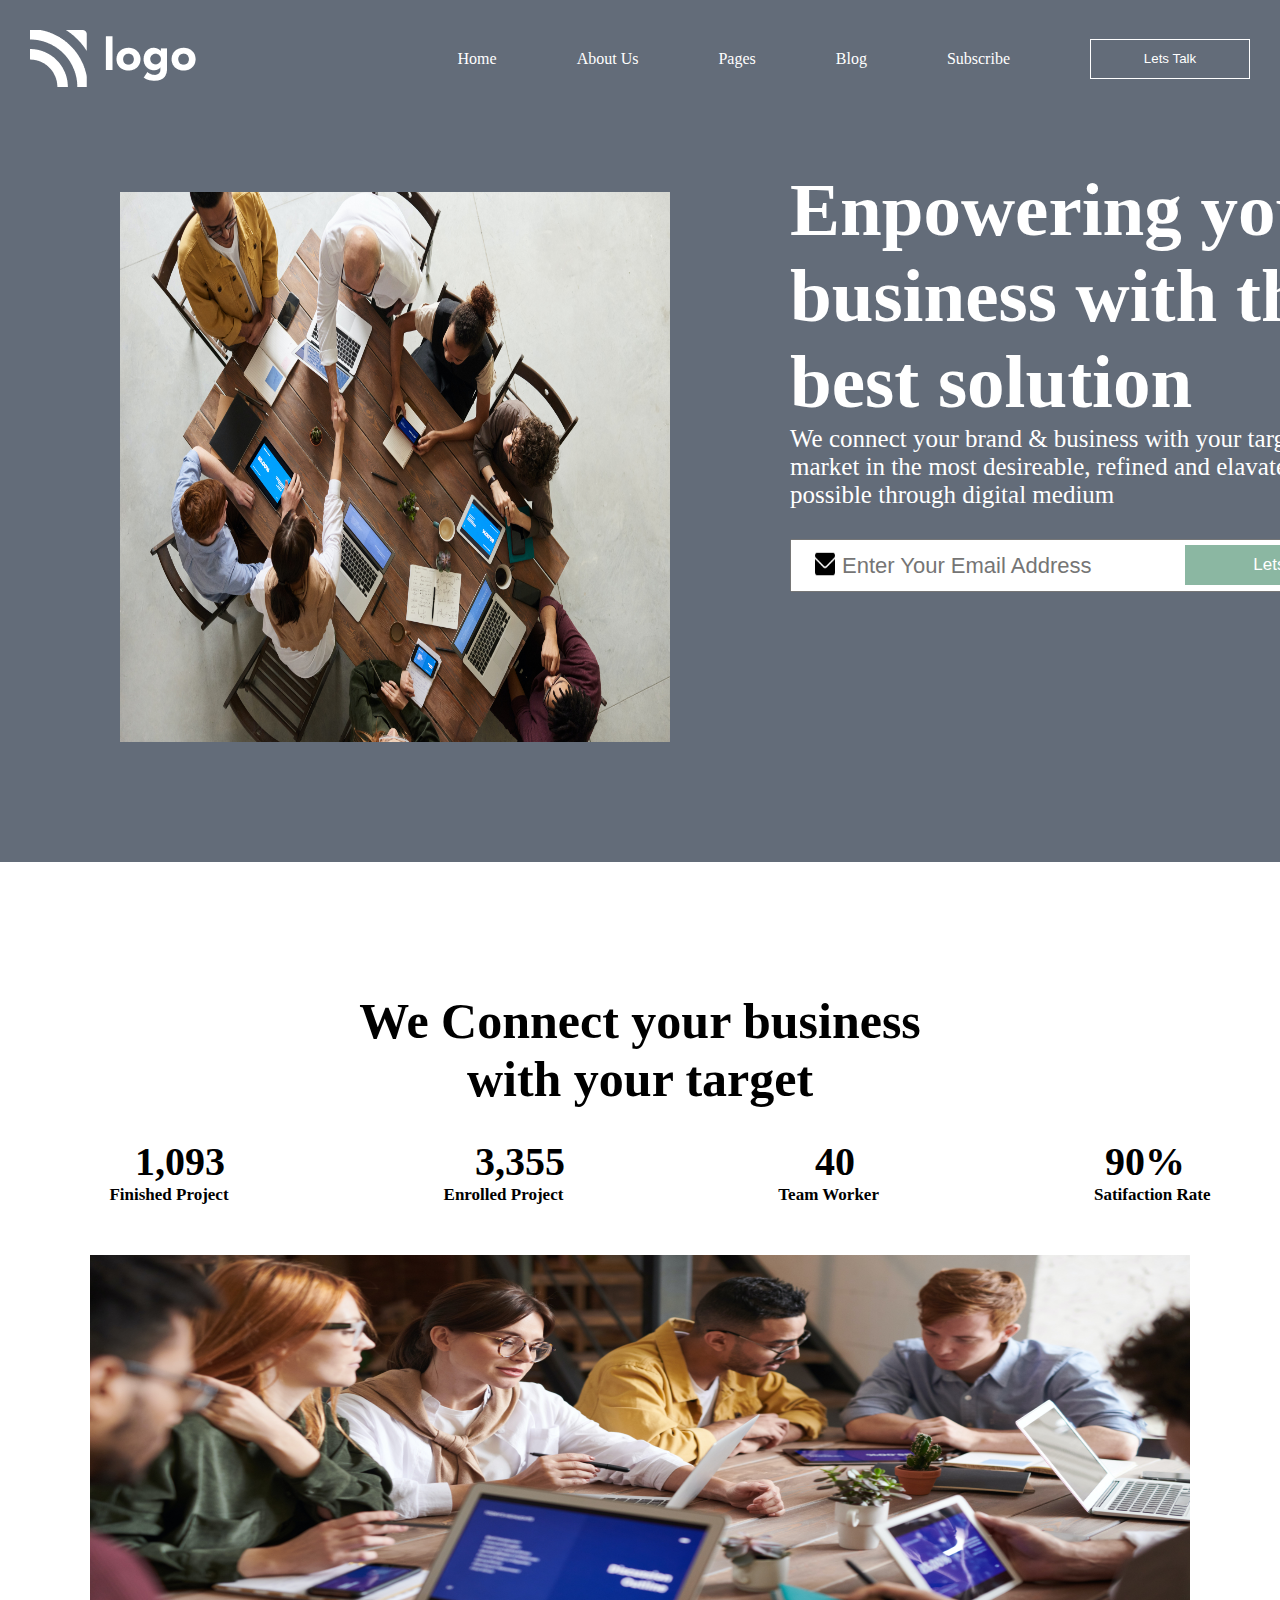
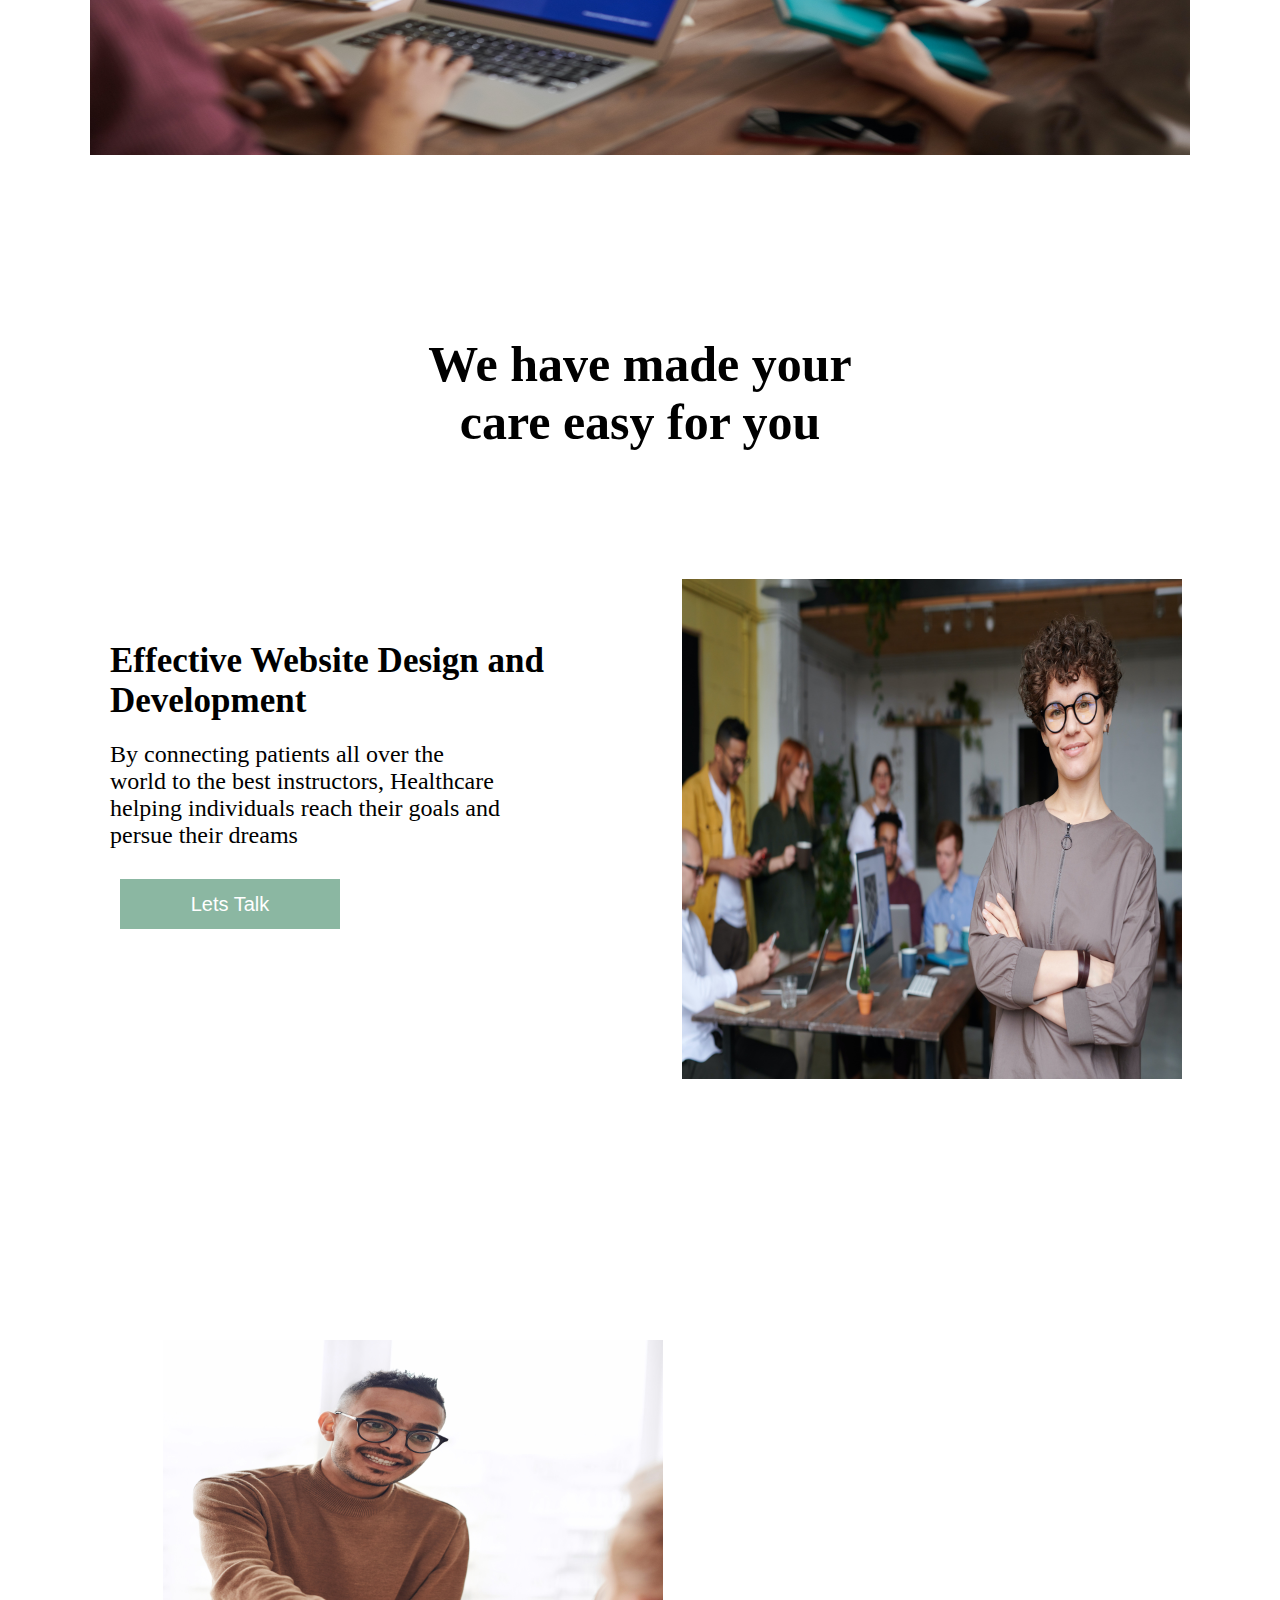
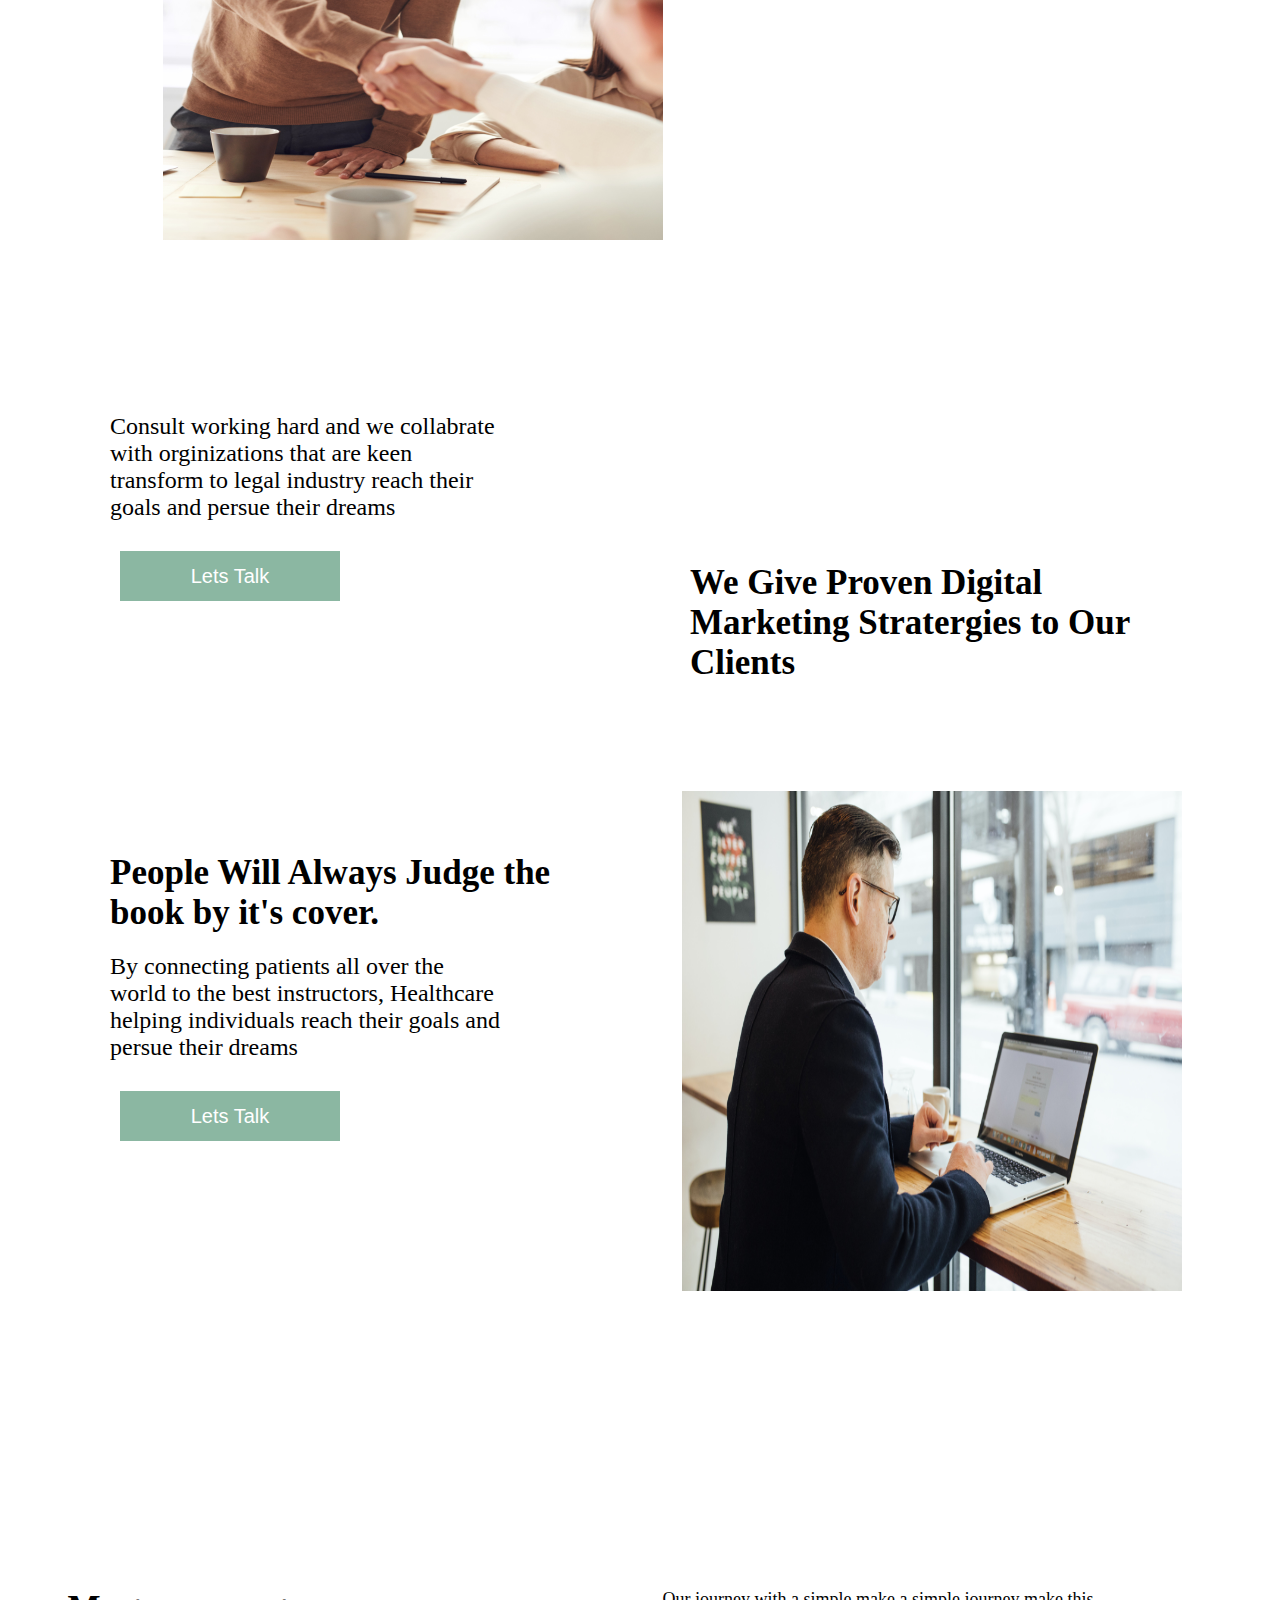
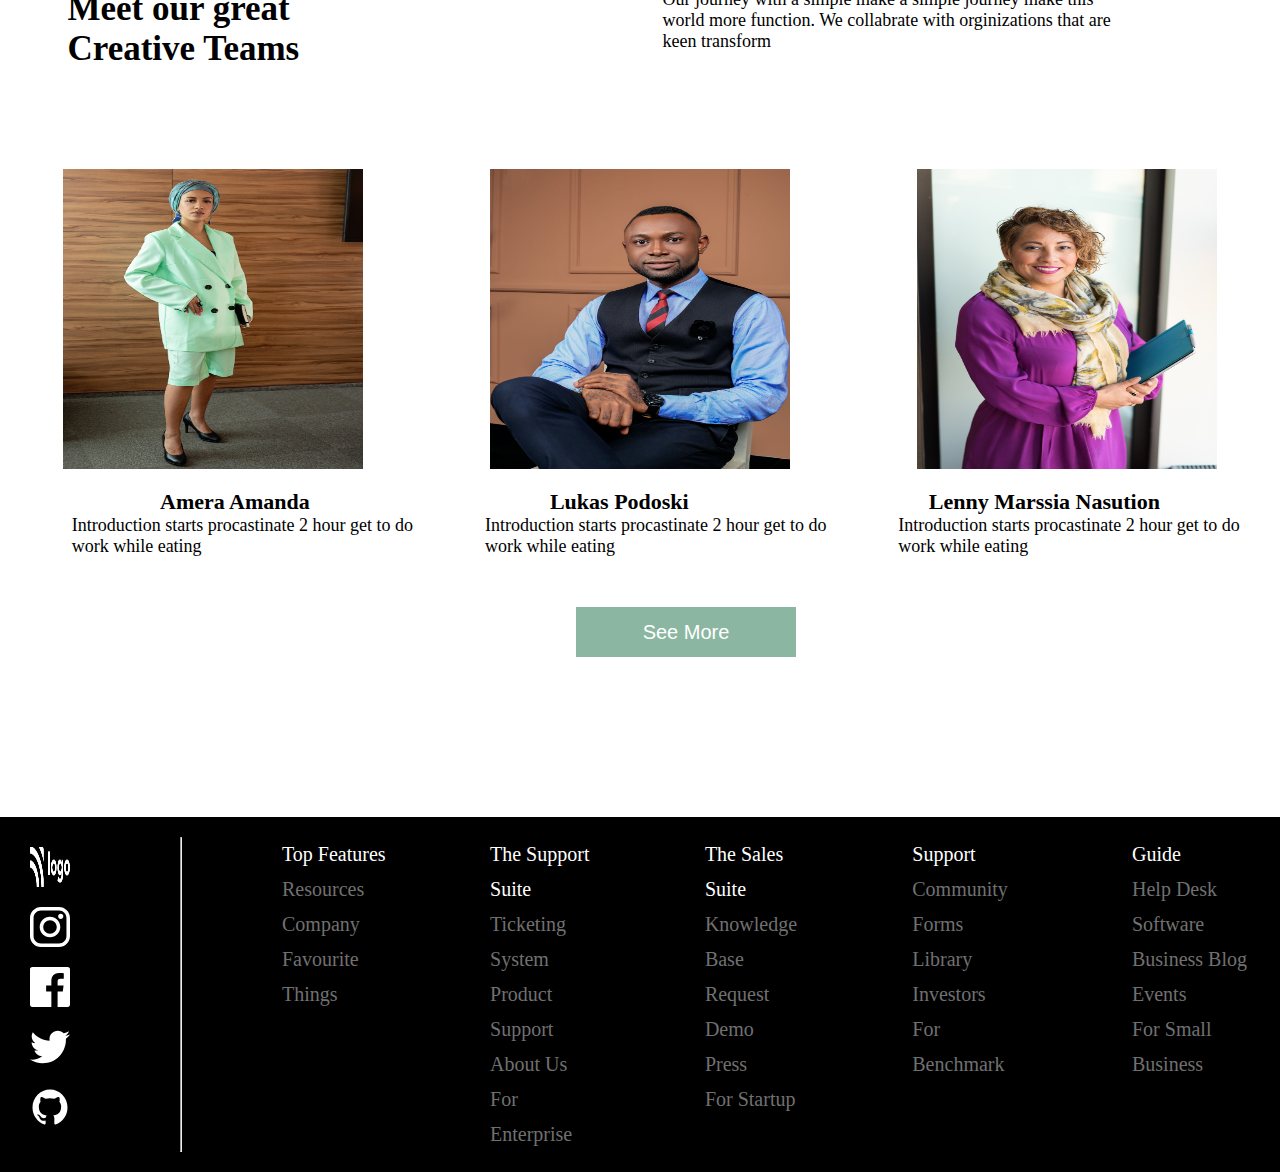
<file: seo-management-web-design-page-master/index.html>
<!DOCTYPE html>
<html lang="en">
<head>
    <meta charset="UTF-8">
    <meta http-equiv="X-UA-Compatible" content="IE=edge">
    <meta name="viewport" content="width=device-width, initial-scale=1.0">
    <title>Document</title>
    <link rel="stylesheet" href="style.css">
</head>
<body>
<div class="head-container">
    <div class="nav">
        <img src="./assets/white-logo.png" alt="logo">
            <nav class="list">
                <li>Home</li>
                <li>About Us</li>
                <li>Pages</li>
                <li>Blog</li>
                <li>Subscribe</li>
                <li><button>Lets Talk</button></li>
            </nav>
      </div>
      <div class="main"> 
      <img src="./assets/pexels-fauxels-3183197.jpg" alt="team" class="team">
      <div class="hero">
      <h1>Enpowering your business with the best solution</h1>
      <p>We connect your brand & business with your target market
        in the most desireable, refined and elavated way possible through digital medium</p>
        <img src="./assets/email.png" class="mail alt="email">
        <input type="text"  placeholder="Enter Your Email Address">
        <button>Lets talk</button>
    </div>
    </div>
      </div>      
      <div class="info">
        <h1>We Connect your business with your target</h1>
        <ul class="num">
        <li>1,093</li>
        <li>3,355</li>
        <li>40</li>
        <li>90%</li>
        </ul>
        <ul class="heads">
            <li>Finished Project</li>
            <li>Enrolled Project</li>
            <li>Team Worker</li>
            <li>Satifaction Rate</li>
        </ul>
        <img src="./assets/pexels-fauxels-3184325.jpg" alt="" class="work">
    </div>
    <div class="pros">
        <h1 class="title">We have made your care easy for you</h1>
        <img src="./assets/pexels-fauxels-3184405.jpg" alt="" class="right">
        <h1 class="left">Effective Website Design and Development</h1>
        <p>By connecting patients all over the world to the best instructors, Healthcare helping individuals reach their goals and persue their dreams</p>
        <button class="lt">Lets Talk</button>

        <img src="./assets/pexels-fauxels-3184603.jpg" alt="" class="left-img">
        <h1 class="right-p">We Give Proven Digital Marketing Stratergies to Our Clients</h1>
        <p>Consult working hard and we collabrate with orginizations that are keen transform to legal industry reach their goals and persue their dreams</p>
        <button class="lt">Lets Talk</button>
        </div>
    
        <div class="pros">
            <img src="./assets/pexels-linkedin-sales-navigator-2182969.jpg" alt="" class="right">
            <h1 class="left">People Will Always Judge the book by it's cover.</h1>
            <p>By connecting patients all over the world to the best instructors, Healthcare helping individuals reach their goals and persue their dreams</p>
            <button class="lt">Lets Talk</button>
       </div>

       <div class="team-intro-head">
        <h1>Meet our great Creative Teams</h1>
        <p>Our journey with a simple make a simple journey make this world more function. We collabrate with orginizations that are keen transform</p>
       </div>
       <div class="team-intro-images">
        <img src="./assets/pexels-mikhail-nilov-8937870.jpg" alt="human">
        <img src="./assets/pexels-precious-judah-9154594.jpg" alt="human">
        <img src="./assets/pexels-christina-morillo-1181424.jpg" alt="human">
        </div>
    <ul class="names">
        <li class="name">Amera Amanda</li>
        <li class="name">Lukas Podoski</li>
        <li class="name">Lenny Marssia Nasution</li>
    </ul>
    <ul class="job-desc">
        <p>Introduction starts procastinate 2 hour get to do work while eating</p>
        <p>Introduction starts procastinate 2 hour get to do work while eating</p>
        <p>Introduction starts procastinate 2 hour get to do work while eating</p>
    </ul>
    <button class="sm">See More</button>

    <div class="footer">

        <div class="footer-logo-social">
           <img src="./assets/white-logo.png" alt="logo">
            <img src="./assets/instagram-logo.svg" alt="ig"><img src="./assets/facebook-app-logo.svg" alt="fb"><img src="./assets/twitter-logo-shape.svg" alt="twitter"><img src="./assets/github-logo.svg" alt="git">
        </div>

        <hr>

        <div class="box-1">
       <li class="head">Top Features</li>
        <li class="list-items">Resources</li>
         <li class="list-items">Company</li>
          <li class="list-items">Favourite Things</li>
           </div>
   
            <div class="box-2">
       <li class="head">The Support Suite</li>
        <li class="list-items">Ticketing System</li>
         <li class="list-items">Product Support</li>
          <li class="list-items">About Us</li>
          <li class="list-items">For Enterprise</li>

           </div>
   
            <div class="box-3">
       <li class="head">The Sales Suite</li>
        <li class="list-items">Knowledge Base</li>
         <li class="list-items">Request Demo</li>
          <li class="list-items">Press</li>
          <li class="list-items">For Startup</li>

           </div>
   
           
           <div class="box-4">
            <li class="head">Support</li>
             <li class="list-items">Community Forms</li>
              <li class="list-items">Library</li>
               <li class="list-items">Investors</li>
               <li class="list-items">For Benchmark</li>
     
                </div>

                
           <div class="box-5">
            <li class="head">Guide</li>
             <li class="list-items">Help Desk Software</li>
              <li class="list-items">Business Blog</li>
               <li class="list-items">Events</li>
               <li class="list-items">For Small Business</li>
     
                </div>
    </div>
</body>
</html>
</file>
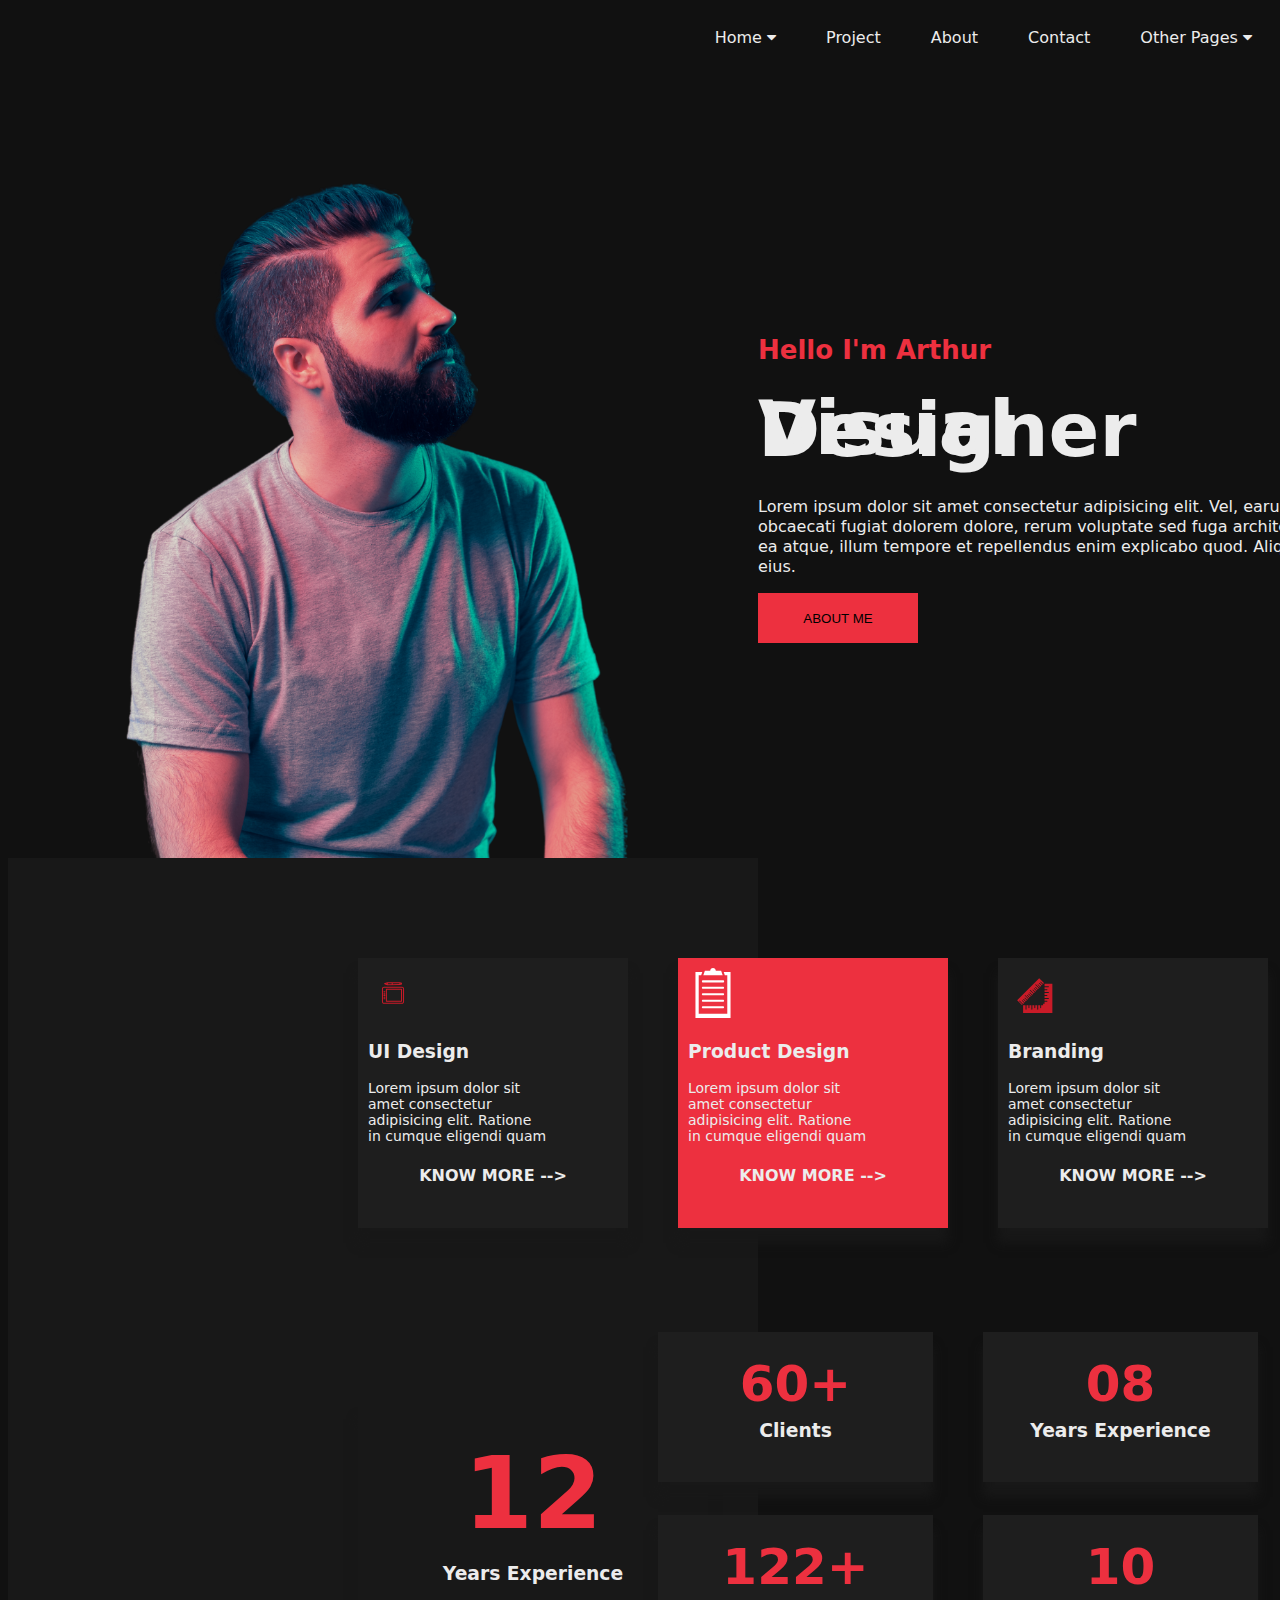
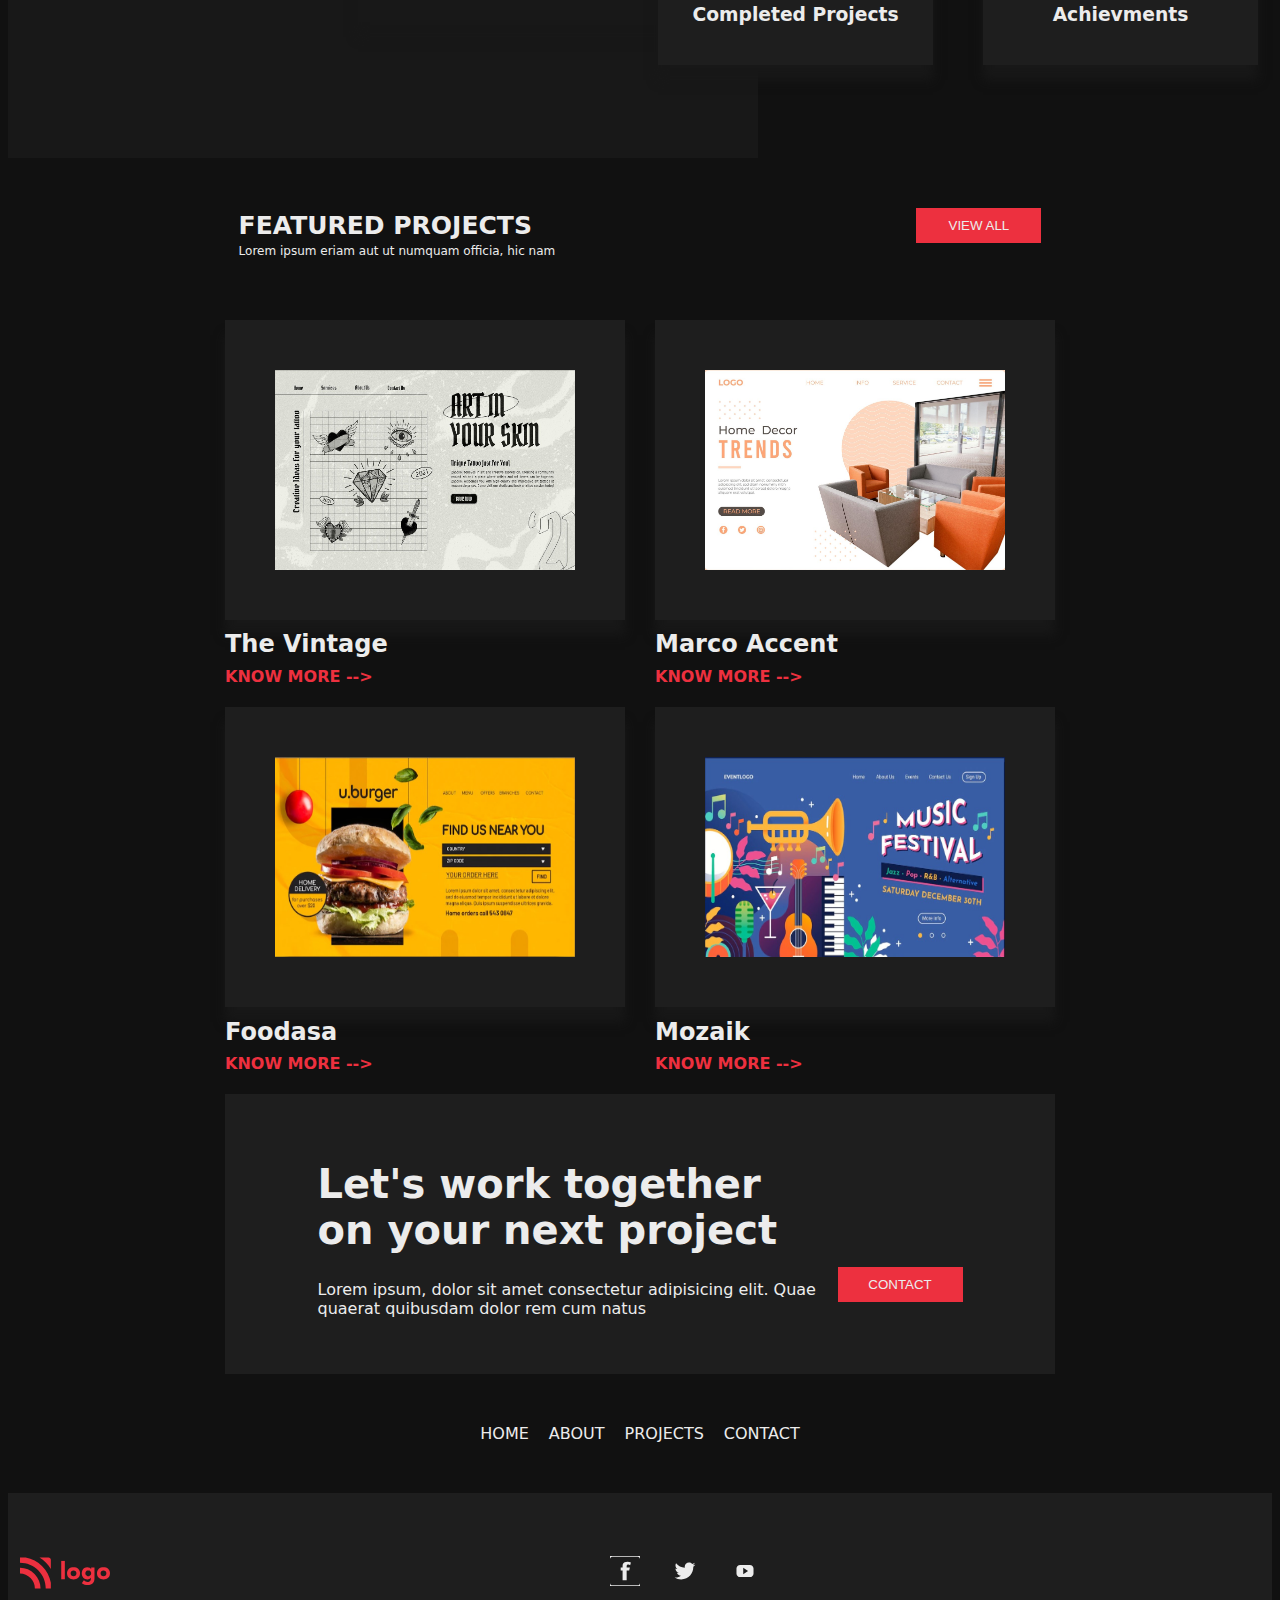
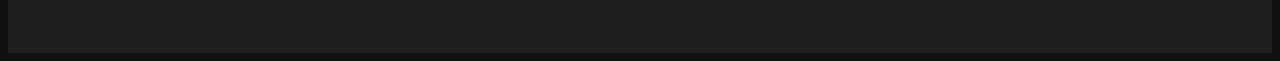
<file: visual-designer-portfolio-master/index.html>
<!DOCTYPE html>
<html lang="en">
<head>
    <meta charset="UTF-8">
    <meta http-equiv="X-UA-Compatible" content="IE=edge">
    <meta name="viewport" content="width=device-width, initial-scale=1.0">
    <title>Document</title>
<link rel="stylesheet" href="style.css">
<link rel="stylesheet" href="https://cdnjs.cloudflare.com/ajax/libs/font-awesome/4.7.0/css/font-awesome.min.css">
</head>
<body>
    <div class="container">
        <nav class="item-list">
        <img src="./assets/logo.svg" alt="logo" class="logo">
            <li class="item">Home
                <i class="fa fa-caret-down"></i>
            </li> 
            <li class="item">Project</li>
            <li class="item">About</li>
            <li class="item">Contact</li>
            <li class="item">Other Pages
                <i class="fa fa-caret-down"></i>
            </li>
        </nav>
        <div class="hero">
            <div class="left">
        <img src="./assets/1.png" alt="arthur" class="arthur">
    </div>
        <div class="right">
        <p class="greet">Hello I'm Arthur</p>
        <h1 class="designation">Visual Designer</h1>
        <p class="loren">Lorem ipsum dolor sit amet consectetur adipisicing elit. Vel, earum obcaecati fugiat dolorem dolore, rerum voluptate sed fuga architecto ea atque, illum tempore et repellendus enim explicabo quod. Aliquam, eius.</p>
        <button class="about">ABOUT ME</button>
        </div>
    </div>
    <div class="black-box">
        <div class="first-row">
            <div class="ui-design">
                <img src="./assets/tablet.svg" alt="tablet">
                <h3>UI Design</h3>
                <p>Lorem ipsum dolor sit amet consectetur adipisicing elit. Ratione in cumque eligendi quam</p>
                <h4>KNOW MORE --></h4>
            </div>
            <div class="product-design">
                <img src="./assets/notepad-svgrepo-com.svg" alt="notepad">
                <h3>Product Design</h3>
                <p>Lorem ipsum dolor sit amet consectetur adipisicing elit. Ratione in cumque eligendi quam</p>
                <h4>KNOW MORE --></h4>
            </div>
            <div class="branding">
                <img src="./assets/rule1.svg" alt="scale">
                <h3>Branding</h3>
                <p>Lorem ipsum dolor sit amet consectetur adipisicing elit. Ratione in cumque eligendi quam</p>
                <h4>KNOW MORE --></h4> 
            </div>
        </div>
        <div class="second-row">
            <div class="big">
                <h1 class="12">12</h1>
                <h3 class="years">Years Experience</h3>
            </div>
            <div class="fr">
            <div class="small"><h1>60+</h1>
                <h3>Clients</h3>
            </div> <div class="small">
                <h1>122+</h1>
                <h3>Completed Projects</h3>
            </div>
        </div>
        <div class="sr">
            <div class="small">
                <h1>08</h1>
                <h3>Years Experience</h3>
            </div>
            <div class="small">
                <h1>10</h1>
                <h3>Achievments</h3>
            </div>
            </div>
        </div>
    </div>

    <div class="featured">
        <div class="title">
        <h1>FEATURED PROJECTS</h1>
        <p>Lorem ipsum eriam aut ut numquam officia, hic nam</p>
        </div>
        <button>VIEW ALL</button>
    </div>

    <div class="projects">
        <div class="first-row-projects">
            <div class="project">
                <img src="./assets/2.jpg" alt="the-vintage">
                <h2>The Vintage</h2>
                <h4>KNOW MORE --></h4>
            </div>
            <div class="project">
                <img src="./assets/3.jpg" alt="the-vintage">
                <h2>Foodasa</h2>
                <h4>KNOW MORE --></h4>
            </div>
        </div>
        <div class="second-row-projects">
            <div class="project">
                <img src="./assets/4.jpg" alt="the-vintage">
                <h2>Marco Accent</h2>
                <h4>KNOW MORE --></h4>
            </div>
            <div class="project">
                <img src="./assets/5.jpg" alt="the-vintage">
                <h2>Mozaik</h2>
                <h4>KNOW MORE --></h4>
            </div>
        </div>
    </div>

    <div class="collab">
        <div class="work">
        <h1>Let's work together on your next project</h1>
        <p>Lorem ipsum, dolor sit amet consectetur adipisicing elit. Quae quaerat quibusdam dolor rem cum natus</p>
        </div>
        <button>CONTACT</button>
    </div>
    <nav class="foot">
        <li>HOME</li>
        <li>ABOUT</li>
        <li>PROJECTS</li>
        <li>CONTACT</li>
    </nav>
    
    <div class="footer">
        <img src="./assets/logo.svg" alt="logo" class="logo-footer">
        <nav>
            <li><img src="./assets/facebook-svgrepo-com.svg" alt="fb" class="white" id="foo"></li>
            <li><img src="./assets/twitter-svgrepo-com.svg" alt="tw" class="white" id="foo"></li>
            <li><img src="./assets/youtube-svgrepo-com.svg" alt="yt" class="white" id="foo"></li>
        </nav>
    </div>
    </div>
</body>
</html>
</file>
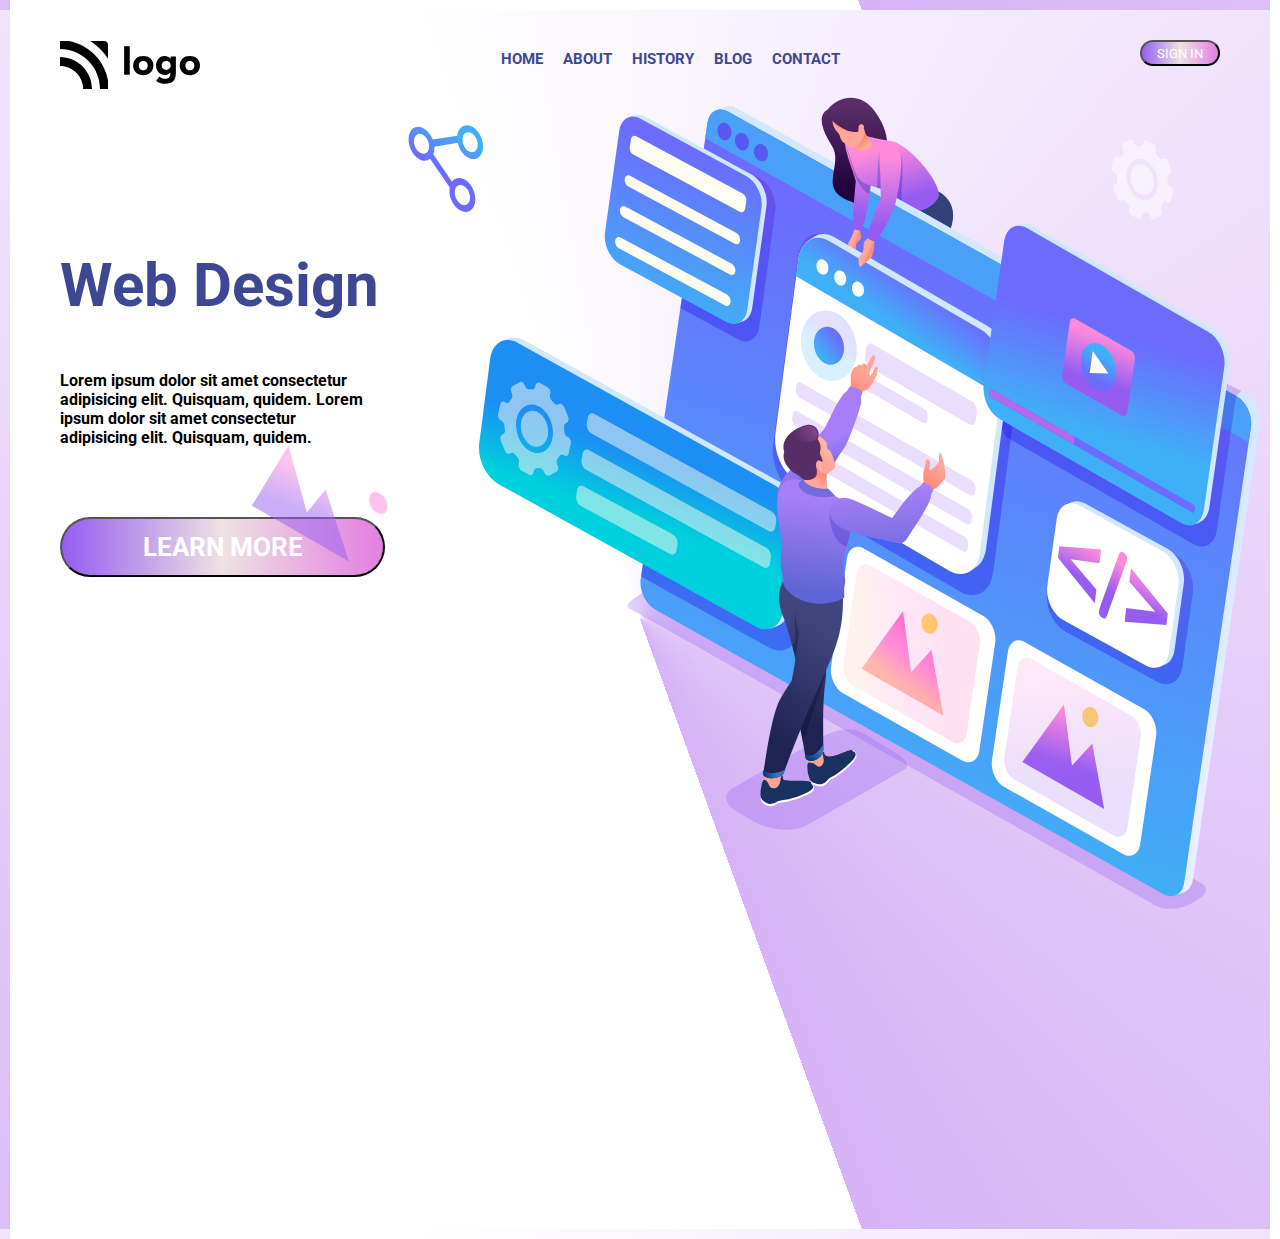
<file: web-design-page-master/index.html>
<!DOCTYPE html>
<html lang="en">
  <head>
    <meta charset="UTF-8" />
    <meta http-equiv="X-UA-Compatible" content="IE=edge" />
    <meta name="viewport" content="width=device-width, initial-scale=1.0" />
    <link rel="stylesheet" href="css/index.css" />
    <link rel="preconnect" href="https://fonts.googleapis.com" />
    <link rel="preconnect" href="https://fonts.gstatic.com" crossorigin />
    <link
      href="https://fonts.googleapis.com/css2?family=Roboto&display=swap"
      rel="stylesheet"
    />
    <title>Design Landing Page</title>
  </head>
  <body>
    <div class="main-div">
      <nav>
        <img src="./images/logo.svg" alt="logo" />
        <div class="nav-items">
          <h5 class="nav-item">HOME</h5>
          <h5 class="nav-item">ABOUT</h5>
          <h5 class="nav-item">HISTORY</h5>
          <h5 class="nav-item">BLOG</h5>
          <h5 class="nav-item">CONTACT</h5>
        </div>
        <button class="signin-btn">SIGN IN</button>
      </nav>
      <div class="intro-section">
        <div class="left-section">
          <h1>Web Design</h1>
          <h4>
            Lorem ipsum dolor sit amet consectetur adipisicing elit. Quisquam,
            quidem. Lorem ipsum dolor sit amet consectetur adipisicing elit.
            Quisquam, quidem.
          </h4>
          <button class="learn-more-btn">LEARN MORE</button>
        </div>
        <div class="imgs-div">
          <img src="./images/vector.svg" alt="vector-img" class="vector-img" />
          <img
            src="./images/vector-dot.svg"
            alt="vector-dot"
            class="vector-dot"
          />
          <img src="./images/intro-img.svg" alt="intro-img" />
        </div>
      </div>
    </div>
  </body>
</html>
</file>
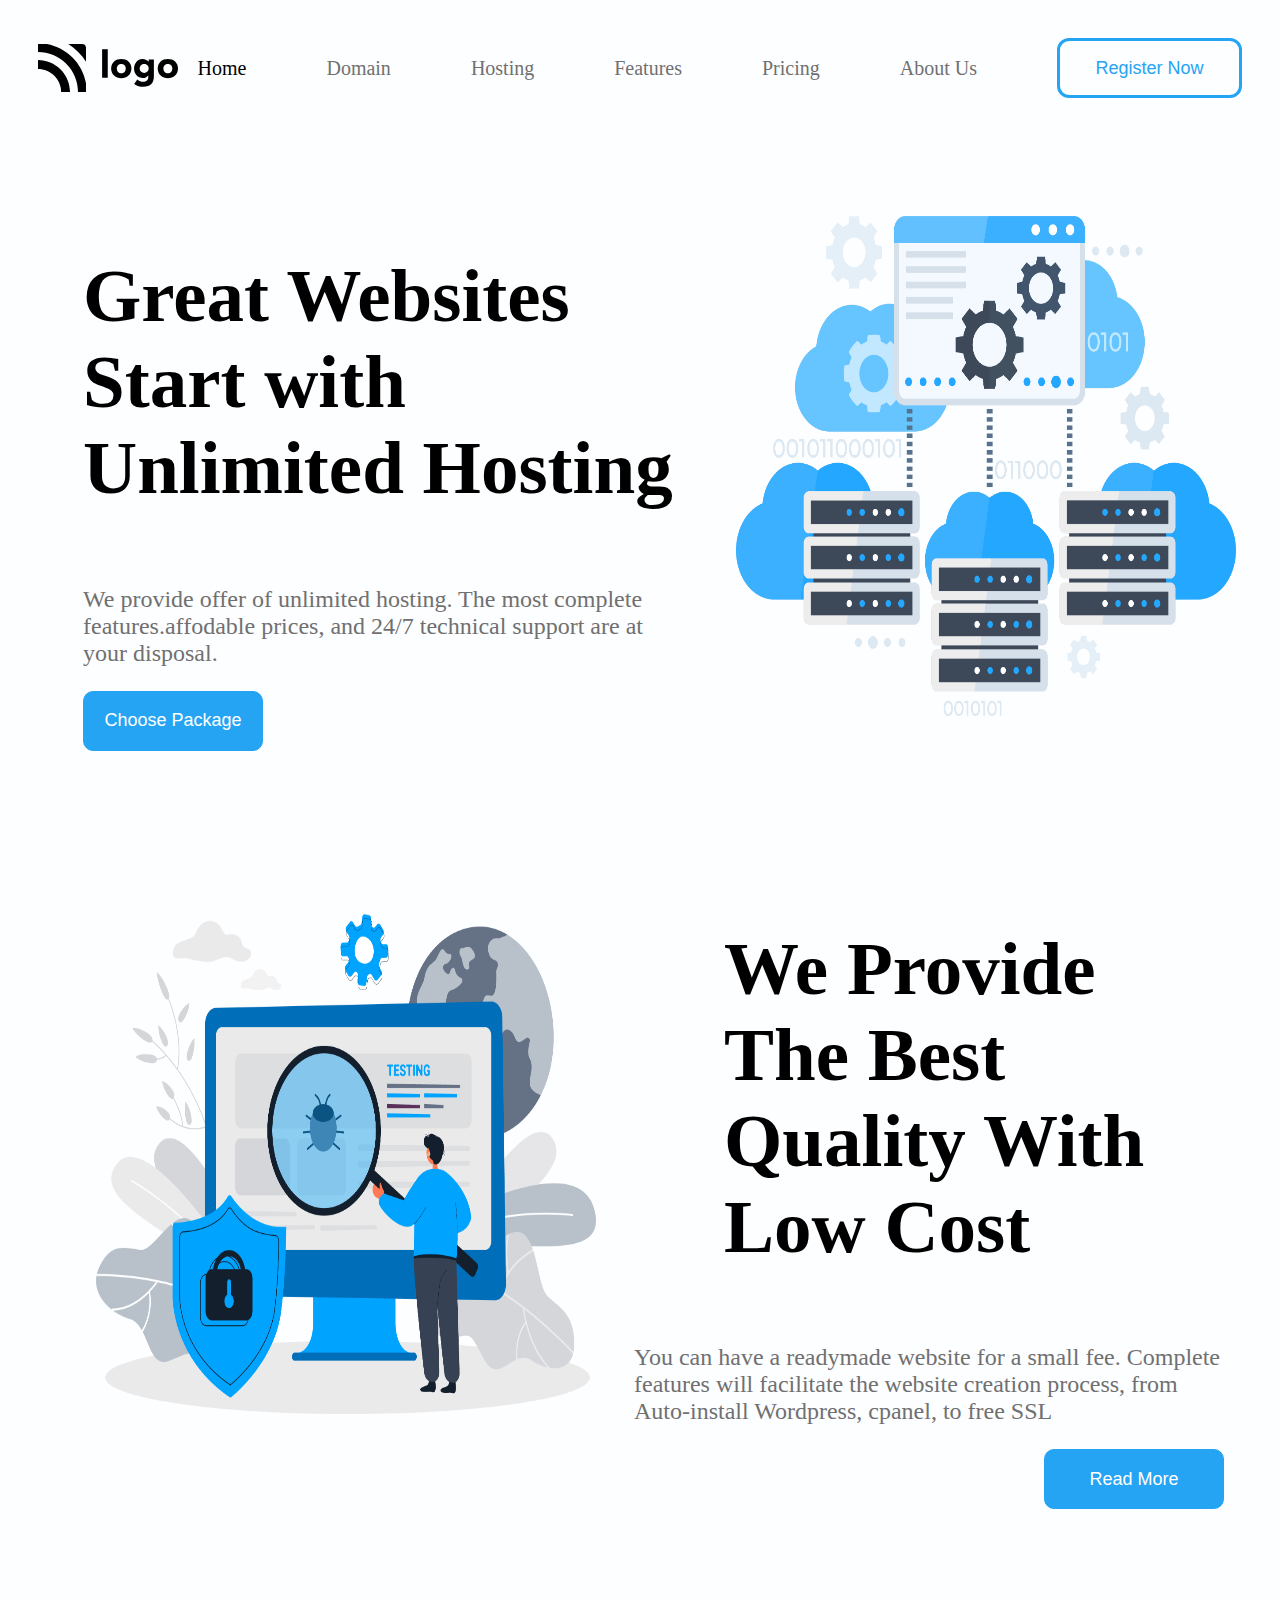
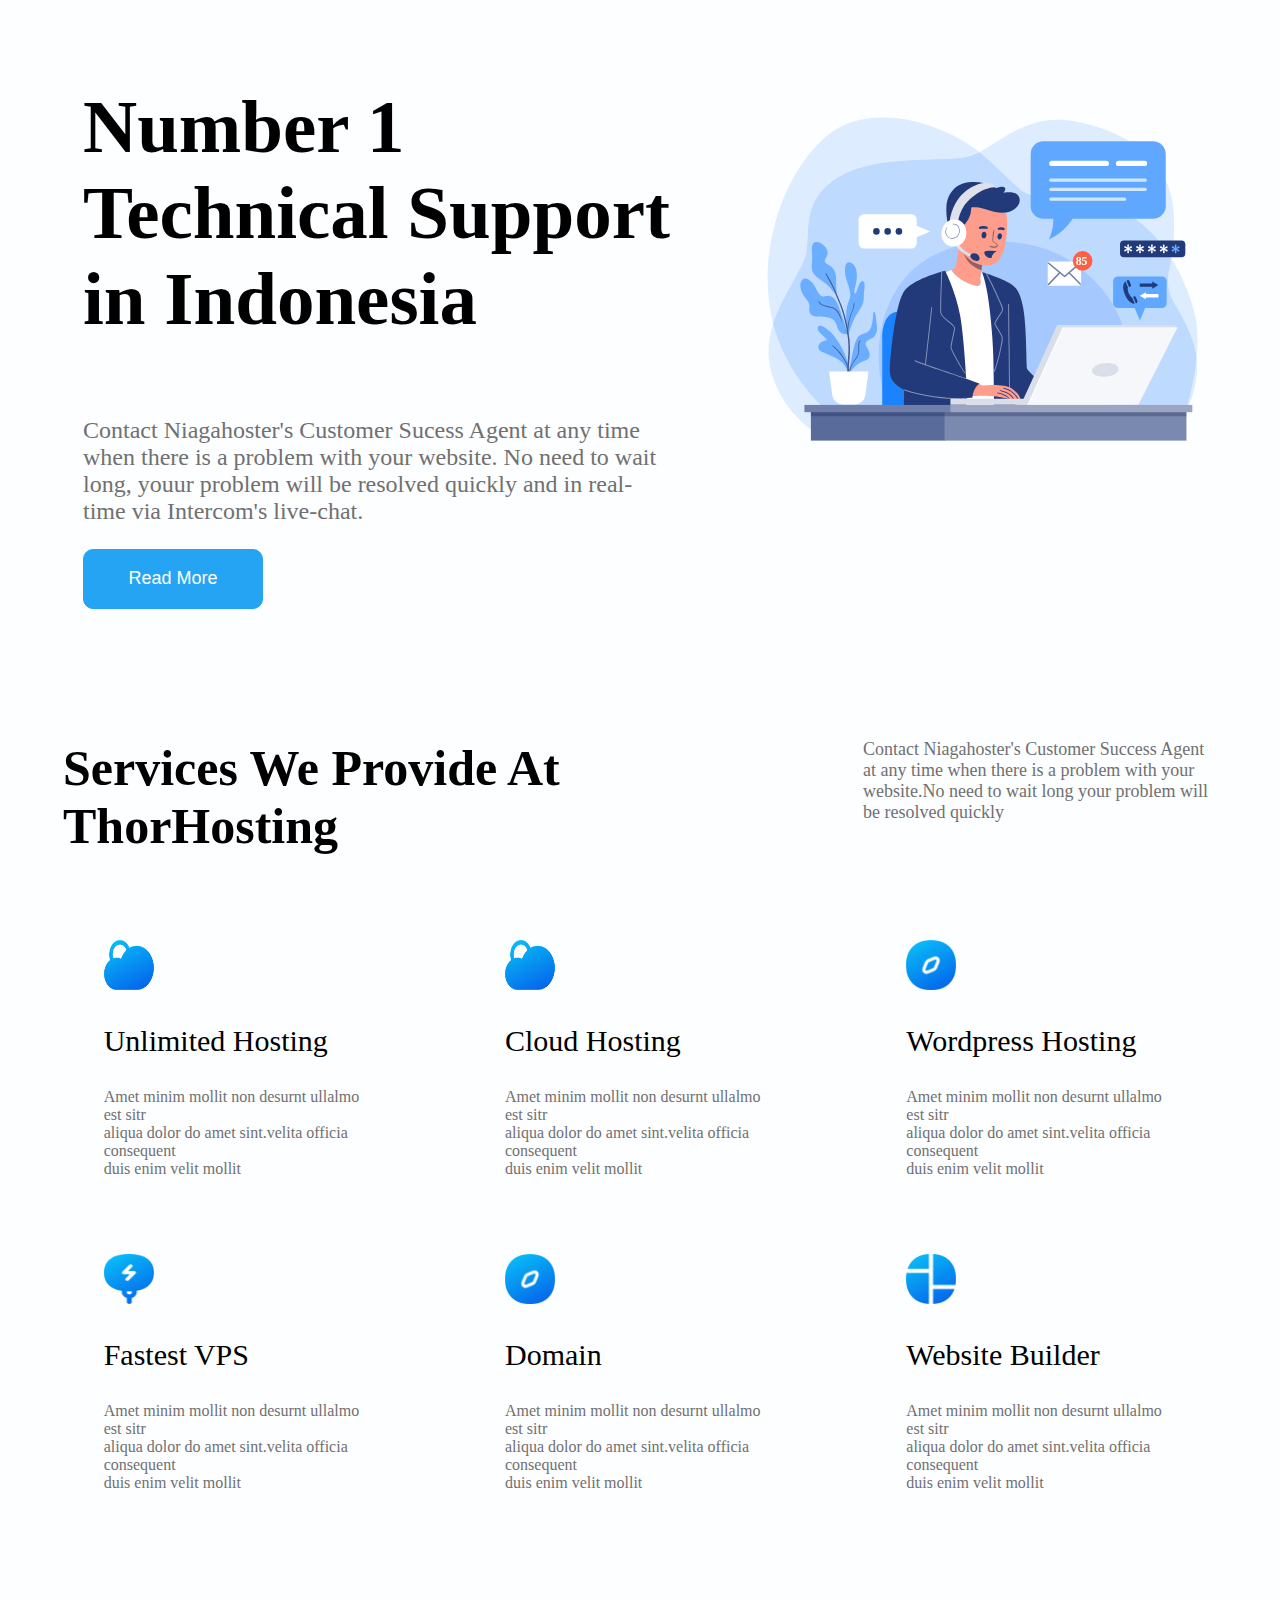
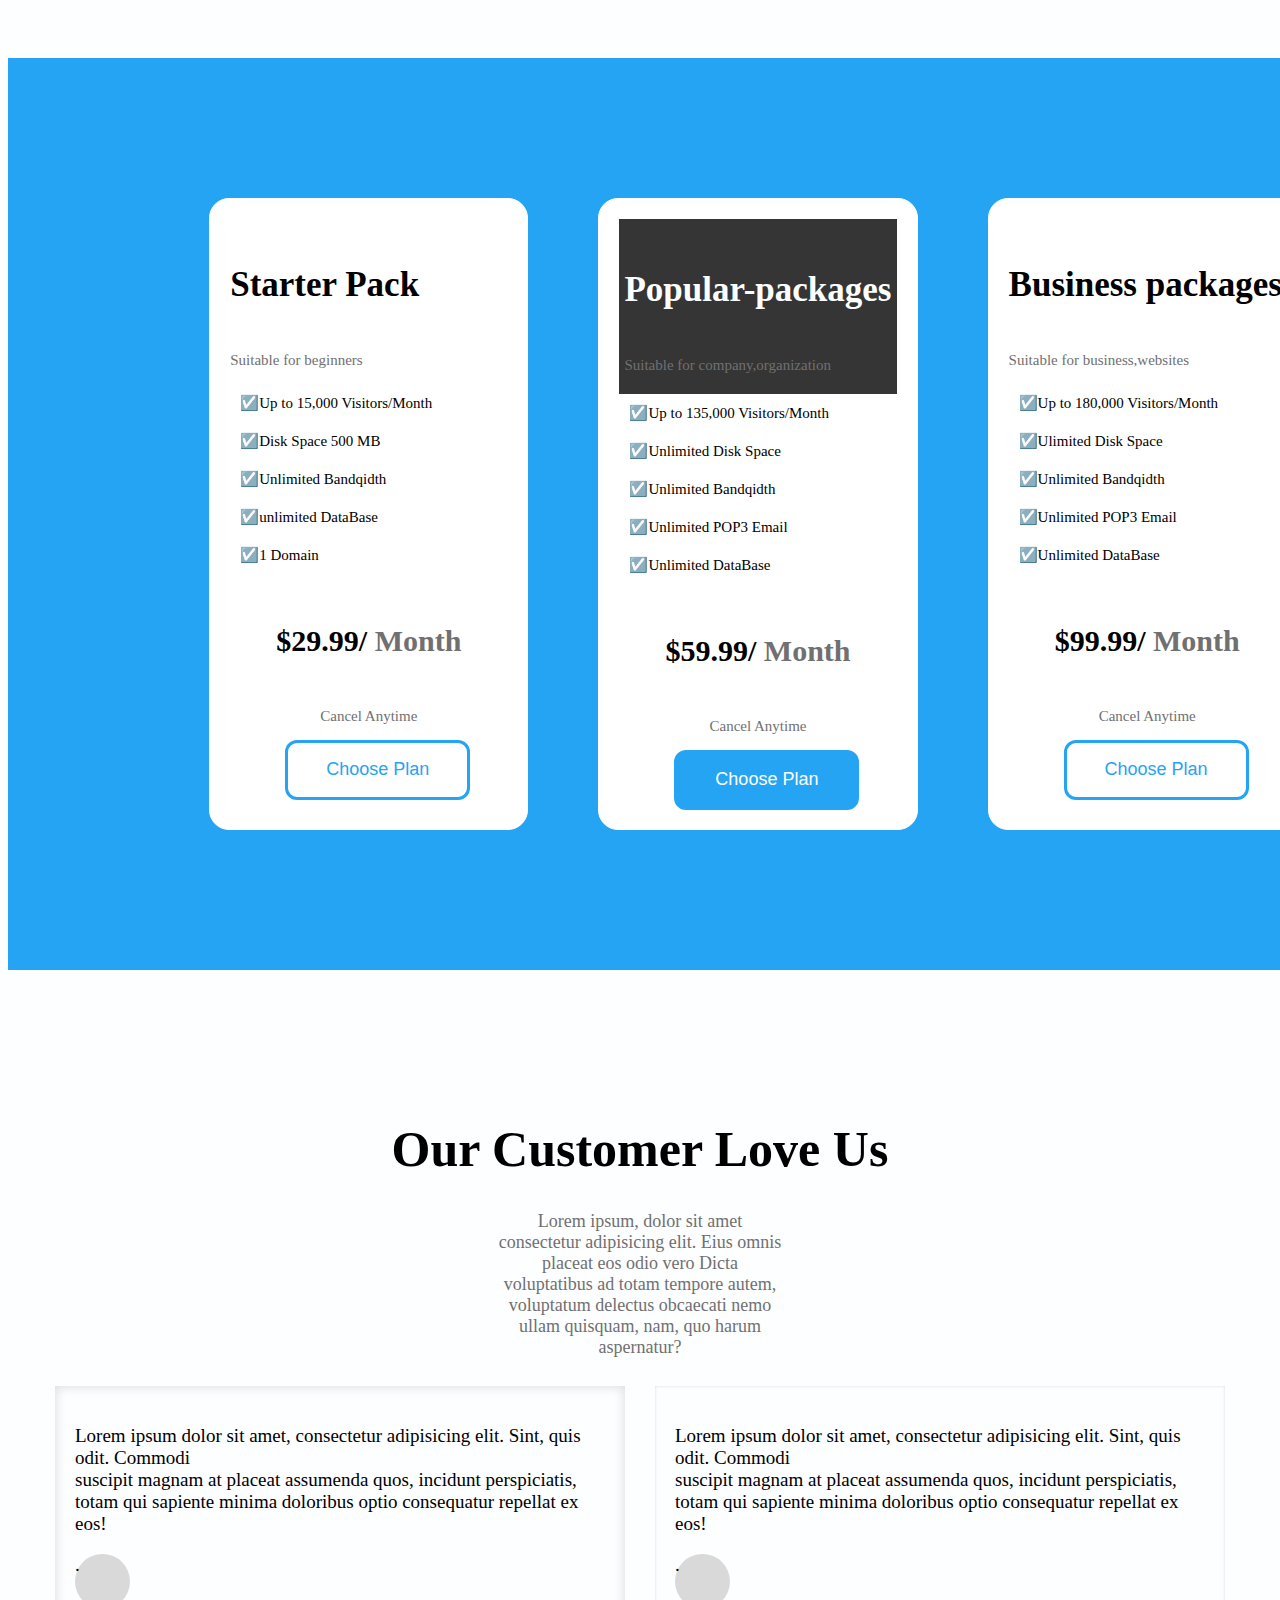
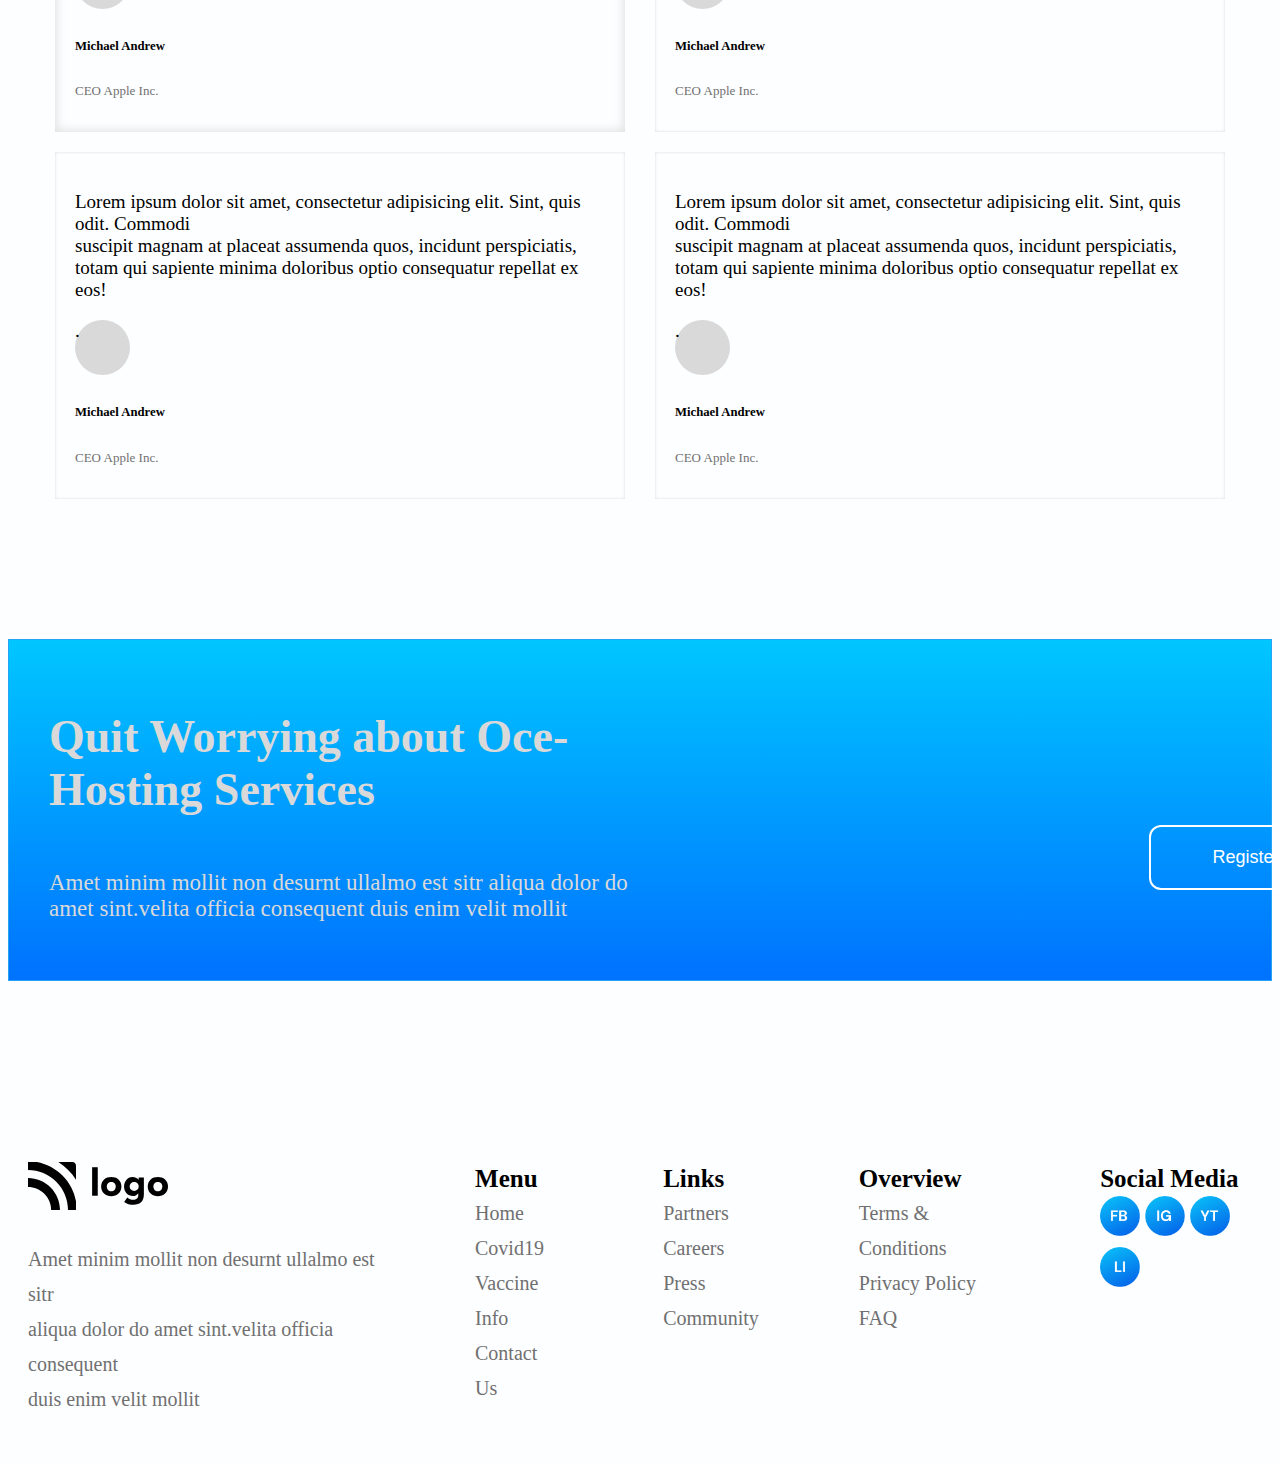
<file: web-hosting-services-master/index.html>
<!DOCTYPE html>
<html lang="en">
<head>
    <meta charset="UTF-8">
    <meta http-equiv="X-UA-Compatible" content="IE=edge">
    <meta name="viewport" content="width=device-width, initial-scale=1.0">
    <title>Document</title>
    <link rel="stylesheet" href="style.css">
</head>
<body>
    <div class="container">
        <div class="nav">
        <img src="./assets/logo.svg" alt="logo">
            <nav class="list">
                <li class="active">Home</li>
                <li>Domain</li>
                <li>Hosting</li>
                <li>Features</li>
                <li>Pricing</li>
                <li>About Us</li>
                <li><button>Register Now</button></li>
            </nav>
        </div>
        <div class="one">
        <div class="left-one">
            <h1>Great Websites Start with Unlimited Hosting</h1>
            <p>We provide offer of unlimited hosting. The most complete features.affodable prices, and 24/7 technical support are at your disposal.</p>
            <button>Choose Package</button>
        </div>
            <div class="right-one">
                <img src="./assets/_0000_settings.png" alt="setting">
            </div>
        </div>
        <div class="two">
        <div class="left-two">
            <img src="./assets/_0001_testing.png" alt="testing">
        </div>
        <div class="right-two">
            <h1>We Provide The Best Quality With Low Cost</h1>
            <p>You can have a readymade website for a small fee. Complete features will facilitate the website creation process, from Auto-install Wordpress, cpanel, to free SSL</p>
            <button>Read More</button>
        </div>
    </div>
    <div class="three">
        <div class="left-three">
            <h1>Number 1 Technical Support in Indonesia</h1>
            <p>Contact Niagahoster's Customer Sucess Agent at any time when there is a problem with your website. No need to wait long, youur problem will be resolved quickly and in real-time via Intercom's live-chat.</p>
            <button>Read More</button>
        </div>
        <div class="right-three">
            <img src="./assets/./technical support illustration-01.svg" alt="tech">
        </div>
    </div>
        <div class="services">
       <h1>Services We Provide At ThorHosting</h1>
       <p>Contact Niagahoster's Customer Success Agent at any time when there is a problem with your website.No need to wait long your problem will be resolved quickly</p>
        </div>
        <div class="services-list">
           <div class="srv-one">
            <div class="srv">
             <img src="./assets/_0006_cloud.png" class="icon" alt="" srcset="">
             <h3>Unlimited Hosting</h3>
             <p>Amet minim mollit non desurnt ullalmo est sitr <br> aliqua dolor do amet sint.velita officia consequent <br> duis enim velit mollit </p>
            </div>
      
             <div class="srv">
             <img src="./assets/_0006_cloud.png" class="icon" alt="" srcset="">
             <h3>Cloud Hosting</h3>
             <p>Amet minim mollit non desurnt ullalmo est sitr <br> aliqua dolor do amet sint.velita officia consequent <br> duis enim velit mollit </p>
            </div>
      
             <div class="srv">
             <img src="./assets/_0007_compass.png" class="icon" alt="" srcset="">
             <h3>Wordpress Hosting</h3>
             <p>Amet minim mollit non desurnt ullalmo est sitr <br> aliqua dolor do amet sint.velita officia consequent <br> duis enim velit mollit </p>          
           </div>
        </div>
        <div class="srv-two">
             <div class="srv">
             <img src="./assets/_0008_charge.png" class="icon" alt="" srcset="">
             <h3>Fastest VPS</h3>
             <p>Amet minim mollit non desurnt ullalmo est sitr <br> aliqua dolor do amet sint.velita officia consequent <br> duis enim velit mollit </p>
            </div>
             <div class="srv">
             <img src="./assets/_0007_compass.png" class="icon" alt="" srcset="">
             <h3>Domain</h3>
             <p>Amet minim mollit non desurnt ullalmo est sitr <br> aliqua dolor do amet sint.velita officia consequent <br> duis enim velit mollit </p>
            </div>
             <div class="srv">
             <img src="./assets/_0010_splitcircle.png" class="icon" alt="" srcset="">
             <h3>Website Builder</h3>
             <p>Amet minim mollit non desurnt ullalmo est sitr <br> aliqua dolor do amet sint.velita officia consequent <br> duis enim velit mollit </p>
            </div>
           </div>
        </div>
           <div class="card">
            <div class="pack">
                <h4>Starter Pack</h4>
                <p>Suitable for beginners</p>
        
               
                    <li>☑️Up to 15,000 Visitors/Month</li>
                     <li>☑️Disk Space 500 MB</li>
                      <li>☑️Unlimited Bandqidth</li>
                       <li>☑️unlimited DataBase</li>
                        <li>☑️1 Domain</li>
               
               
               <h5>$29.99/ <span>Month</span></h5>
              <p class="can">Cancel Anytime</p>
        
              <button>Choose Plan</button>
             
            </div>
        
              <div class="pack-active">
                <div class="act">
                <h4>Popular-packages</h4>
                <p>Suitable for company,organization</p>
                </div>
               
                    <li>☑️Up to 135,000 Visitors/Month</li>
                     <li>☑️Unlimited Disk Space</li>
                      <li>☑️Unlimited Bandqidth</li>
                      <li>☑️Unlimited POP3 Email</li>
                        <li>☑️Unlimited DataBase</li>
               
               
               <h5>$59.99/ <span>Month</span></h5>
              <p class="can">Cancel Anytime</p>
        
              <button>Choose Plan</button>
        
            </div>
        
        
                  <div class="pack">
                <h4>Business packages</h4>
                <p>Suitable for business,websites</p>
        
               
                    <li>☑️Up to 180,000 Visitors/Month</li>
                     <li>☑️Ulimited Disk Space</li>
                      <li>☑️Unlimited Bandqidth</li>
                       <li>☑️Unlimited POP3 Email</li>
                        <li>☑️Unlimited DataBase</li>
               
               
               <h5>$99.99/ <span>Month</span></h5>
              <p class="can">Cancel Anytime</p>
        
              <button>Choose Plan</button>
            </div>
        
            </div>
            <div class="comment">
                <h1>Our Customer Love Us</h1>
                <p class="customer-review">Lorem ipsum, dolor sit amet consectetur adipisicing elit. Eius omnis placeat eos odio vero Dicta voluptatibus ad totam tempore autem, voluptatum delectus obcaecati nemo ullam quisquam, nam, quo harum aspernatur?</p> 
            </div>
            <div class="comments">

                <div class="lineOne">

                <div class="review-active">
         
                  <p>Lorem ipsum dolor sit amet, consectetur adipisicing elit. Sint, quis odit. Commodi <br> suscipit magnam at placeat assumenda quos, incidunt perspiciatis, <br> totam qui sapiente minima doloribus optio consequatur repellat ex eos!</p>
                  <span class="dot">.</span>
                  <h6>Michael Andrew</h6>
                  <p class="company">CEO Apple Inc.</p>
                </div>
                
                 <div class="review">
         
                  <p>Lorem ipsum dolor sit amet, consectetur adipisicing elit. Sint, quis odit. Commodi <br> suscipit magnam at placeat assumenda quos, incidunt perspiciatis, <br> totam qui sapiente minima doloribus optio consequatur repellat ex eos!</p>
                  <span class="dot">.</span>
                  <h6>Michael Andrew</h6>
                  <p class="company">CEO Apple Inc.</p>
                </div>

                </div>

                <div class="lineTwo">

                <div class="review">
         
                  <p>Lorem ipsum dolor sit amet, consectetur adipisicing elit. Sint, quis odit. Commodi <br> suscipit magnam at placeat assumenda quos, incidunt perspiciatis, <br> totam qui sapiente minima doloribus optio consequatur repellat ex eos!</p>
                  <span class="dot">.</span>
                  <h6>Michael Andrew</h6>
                  <p class="company">CEO Apple Inc.</p>
                </div>
         
                 <div class="review">

                  <p>Lorem ipsum dolor sit amet, consectetur adipisicing elit. Sint, quis odit. Commodi <br> suscipit magnam at placeat assumenda quos, incidunt perspiciatis, <br> totam qui sapiente minima doloribus optio consequatur repellat ex eos!</p>
                  <span class="dot">.</span>
                  <h6>Michael Andrew</h6>
                  <p class="company">CEO Apple Inc.</p>
                </div>
         
             </div>
        </div>

        <div class="banner">
            <h1>Quit Worrying about Oce-Hosting Services</h1>
            <p>Amet minim mollit non desurnt ullalmo est sitr aliqua dolor do amet sint.velita officia consequent duis enim velit mollit </p>
            <button>Register Now</button>
        </div>
    
        <div class="footer">

            <div class="logo footer-logo">
               <img src="./assets/logo.svg" alt="logo">
               <p class="footer-desc">Amet minim mollit non desurnt ullalmo est sitr <br> aliqua dolor do amet sint.velita officia consequent <br> duis enim velit mollit </p>
            </div>
            
            <div class="box-1">
           <li class="head">Menu</li>
            <li class="list-items">Home</li>
             <li class="list-items">Covid19</li>
              <li class="list-items">Vaccine Info</li>
               <li class="list-items">Contact Us</li>
               </div>
       
                <div class="box-2">
           <li class="head">Links</li>
            <li class="list-items">Partners</li>
             <li class="list-items">Careers</li>
              <li class="list-items">Press</li>
               <li class="list-items">Community</li>
               </div>
       
                <div class="box-3">
           <li class="head">Overview</li>
            <li class="list-items">Terms & Conditions</li>
             <li class="list-items">Privacy Policy</li>
              <li class="list-items"> FAQ</li>
               </div>
       
                <div class="box-4">
           <li class="head">Social Media</li>
              <img src="./assets/_0002_fb.png" class="icon" alt="" srcset="">
              <img src="./assets/_0003_ig.png" class="icon" alt="" srcset="">
              <img src="./assets/_0004_yt.png" class="icon" alt="" srcset="">
              <img src="./assets/_0005_li.png" class="icon" alt="">
          </div>

      </div>
</div>
</body>
</html>
</file>
<file: DAO-page-master/style.css>
*{
    font-family: Montserrat;
}

.logo{
    height: 30px;
    padding: 13px;

}
body{
    background-color: black;
}

.navbar{
    display: flex;
    justify-content: flex-start;  
    background-color: #000000;
    color: #D8D8D8;
    gap: 20px;
    height: 2px;
}

.list{
    border-left: 2px solid #D8D8D8;
    height: 30px;
    list-style-type: none;
    display: flex;
    font-size: 17px;
    gap: 50px;
    font-weight: 250;
}

.button-small{
    position: relative;
    left:500px;
    top: 6px;
    height: 38px;
    width: 120px;
    color: white;
    background-color: #BA0CC5;
    border-radius: 12px;
    font-weight: 400;
}

.hero{
    margin: auto;
    justify-content: center;
    align-items: center;
    text-align: center;
    color: white;
    justify-items: center;
    height: 90vh;
    color: #fff;
    background: url(./assets/bg.png);
    background-size: 100% 100%;
}

.hero-heading{
    padding: 155px;
    font-size: 80px;
    font-weight: 500;
}

.hero-description{
    font-size: 25px;
    font-weight: 100;
    position: relative;
    bottom: 210px;
}

.button-large{
    position: relative;
    bottom: 190px;
    height: 60px;
    width: 320px;
    color: white;
    border: 1px solid #BA0CC5;
    background-color: #BA0CC5;
    border-radius: 12px;
    font-weight: 400;
    font-size: larger;
}
</file>
<file: developer-introduction-page-master/style.css>
/* POPPINS FONT FAMILY */
@import url("https://fonts.googleapis.com/css2?family=Poppins&display=swap");
@import url("https://fonts.googleapis.com/css2?family=Righteous&display=swap");
* {
  font-family: "Poppins", sans-serif;
  margin: 0;
}

body{
  background-color: #f5f5f5;
}

header{
  background-color: #4516FE;
  height: 500px;
}

nav{
  padding: 8px;
  display: flex;
  justify-content: flex-end;
  gap: 50px;
  color: rgb(206, 199, 199);
  font-weight: 200;
  font-size: small;
}

.nav-item-active{
  font-size: small;
  color: blue;
  border: 1px solid #f8f8f8;
  padding: 3px;
  background-color: #F8F6FF;
}

nav svg{
  padding: 9px;
}

.logo{
  position: relative;
  top:-30px;
  right: -60px;
  padding: 10px;
}

.header-text{
  margin: 80px;
}

.header-text h2{
  width: 660px;
  font-size: 45px;
  color: white;
}

.header-text p{
  color: rgb(206, 199, 199);
}

.header-image{
  float: right;
  position: relative;
  top: -360px;
  height: 550px;
}

.companies{
  margin: 12px;
  width: 890px;
}

.company-items{
  padding: 40px;
  color: black;
  font-size: 25px;
  font-family: sans-serif;
  font-weight: 800;
  text-decoration: none;
}

.api{
  width: 100%;
  height: 600px;
}

.api-heading{
  margin: 52px;
  font-weight: 1800;
  font-style: bold;
}

.cards{
  display: flex;
  width: 100%;
  margin: 20px;
}

.card-active{
  margin-top: -240px;
  background-color: #ffffff;
  color: #4516FE;
  padding: 50px;
  width: 20%;
  gap: 5px;
  box-shadow: 100px;
  border-radius: 20px;
}

.card{
  margin-top: -240px;
  padding: 50px;
  width: 20%;
}

.blog-heading{
  margin: 52px;
  font-weight: 1800;
  font-style: bold;
  position: relative;
  top: -130px;
}

.blog-cards{
  box-shadow:inset;
  position: relative;
  top: -90px;
  display: flex;
  justify-content: space-around;
}

.blog-card{
  border-radius: 75px 10px 10px 10px ;
  width: 45%;
  justify-content: center;
  align-items: center;
  display: flex;
  flex-direction: row;
  justify-content: space-around;
  background-color:#ffffff;
}

.blog-image{
  margin: 0;
  height: 100%;
}

.blog-content{
  display: flex;
  flex-direction: column;
  font-size: large;
  text-align: center;
  padding: 27px;
}

.blog-content h6{
  color: #4516FE;
}

.blog-bottom{
  position: relative;
  bottom:  -150px;
  left: -150px;
}

.blog-author{
  position: relative;
  bottom: -65px;
  left: -70px;
}

.faq-section{
  position: relative;
  bottom: -30px;
  display: flex;
  justify-content: space-around;
  padding: 10px;
  background-color: #E9EDFF;
}

.faq-content{
  display: flex;
  flex-direction: column;
  font-size: large;
  padding: 27px;
  gap: 30px;
}

.faq-section button{
  border: 1px solid #4516FE;
  width: 130px;
  background-color: #4516FE;
  color: white;
  padding: 4px;
  cursor: pointer;
}
.faq-image{
  position: relative;
  right: -60px;
}

.download-section{
  position: relative;
  bottom: -60px;
  display: flex;
  padding: 90px;
  justify-content: space-around;
}

.download-content{
  font-size: large;
  text-align: center; 
}

.download-email input{
  border: 1px solid #FFFFFF;
  width: 410px;
  height: 40px;
  border-radius: 30px;
  padding: 6px;
  background-color: #E9EDFF;
  text-align: center;
}

.download-email button{
  color: white;
  border: 1px solid #4516FE;
  width: 160px;
  border-radius: 30px;
  height: 55px;
  padding: 6px;
  background-color: #4516FE;
  position: relative;
  left: -50px;
}

.footer-section{
  border: 1px solid black;
  display: flex;
  position: relative;
  bottom: -70px;
  background-color: #4516FE;
  padding: 60px;
}

.footer-left{
  display: flex;
  flex-direction: column;

}

.list{
  list-style: none;
  display: flex;
  gap: 30px;
  color: #f5f5f5;
}

.footer-logo{
  height: 80px;
  width: 120px;
  padding: 50px;
}

.footer-right{
  width: 950px;
  display: flex;
  justify-content: flex-end;
  align-items: flex-end;
}

.footer-right img{
  position: relative;
  top: -90px;
  left: 200px;
  height: 50px;
}

.logos-list{
  list-style: none;
  display: flex;
  gap: 30px;
  color: #f5f5f5;
}
@media screen and (max-width:415px){
  body{
    padding: 0;
    margin: 0;
  }
  .header{
    display: flex;
    flex-direction: column;
    justify-content: center;
    margin: auto;
  }
  nav{
    display: flex;
    flex-direction: column;
    justify-content: center;
    margin: auto;
  }
  .nav-item{
    display: flex;
    flex-direction: column;
    justify-content: center;
    margin: auto;
  }
  .nav-item-active{
    width: 60px;
    justify-content: center;
    margin: auto;
    text-align: center;
  }
  nav :nth-child(7){
    height: 15px;
    width: 15px;
  }
  .logo{
    display: flex;
    flex-direction: column;
    justify-content: center;
    margin: auto;
    width: 90px;
    position: relative;
    left: -10px;
    padding: 10px;
  }

  .header-text{
    display: flex;
    flex-direction: column;
    justify-content: center;
    margin: auto;
    position: relative;
    background-color: #4516FE;
    position: relative;
    top: -40px;
  }
  .header-text h2{
    font-size: 20px;
    display: flex;
    text-align: center;
    padding: 10px;
    width: 260px;
    justify-content: center;
    margin: auto;
  }
  .header-text p{
    font-size: 12px;
    text-align: center;
    padding: 10px;
    width: 260px;
    justify-content: center;
    margin: auto;
  }
  img[src="./images/Rectangle_12.png"]{
   width: 60px;
  }
  .header-image{
    display: flex;
    flex-direction: column;
    justify-content: center;
    margin: auto;
  }
  img[src="./images/IMAGE HERE.png"]{
    height: 350px;
    position: relative;
    top: -45px;
    left: 0px;
  }
  .companies{
    display: flex;
    flex-direction: column;
    padding: 0;
    margin: 0;
  }
  .api{
    display: flex;
    flex-direction: column;
    justify-content: center;
    margin: auto;
    position: relative;
    top: 800px;
    left: -50px;
  }
  .api-heading{
    display: flex;
    flex-direction: column;
    justify-content: center;
    margin: auto;
  }
  .cards, .card-active, .card{
    display: flex;
    flex-direction: column;
    justify-content: center;
    margin: auto;
    padding: 20px;
    gap: 20px;
  }
  .card, .card-active{
    position: relative;
    top: 50px;
    height: 350px;
    width: 120px;
  }
  .blog-heading, .blog-cards{
    position: relative;
    top: 1700px;
    display: flex;
    flex-direction: column;
    justify-content: center;
    margin: auto;
    padding: 10px;
    gap: 10px;
  }
  .blog-card{
    height: fit-content;
    width: fit-content;
    padding: 10px;
  }
  .blog-content h3{
    font-size: 6px;
  }
  .blog-content h6{
    font-size: 15px;
  }
  .blog-content small{
    font-size: 8px;
    padding: 10px;
  }
  .faq-section{
    position: relative;
    top: 1800px;
    height: fit-content;
    display: flex;
    flex-direction: column;
  }
  img[src="./images/Rectangle_38-2 (1).png"]{
    height: 120px;
    float: right;
  }
  .download-section,.download-content,.download-email{
    position: relative;
    top: 900px;
    height: fit-content;
    display: flex;
    flex-direction: column;
    justify-content: center;
    margin: auto;
  }    
  .download-email input{
    width: 250px;
    justify-content: center;
    margin: auto;
    text-align: center;      
  }
  .download-email button{
    width: 100px;
    justify-content: center;
    margin: auto;
    text-align: center;     
  }
  .footer-section{
    height: fit-content;
    display: flex;
    flex-direction: column;
    position: relative;
    top: 1800px;
  }
  .footer-left, .list, .footer-right, .footer-logos, .logos-list, .list-item, .footer-logos{
    display: flex;
    flex-direction: column;
    float: left;
  }
}
@media screen and (max-width:415px){
    body{
      padding: 0;
      margin: 0;
    }
    .header{
      display: flex;
      flex-direction: column;
      justify-content: center;
      margin: auto;
    }
    nav{
      display: flex;
      flex-direction: column;
      justify-content: center;
      margin: auto;
    }
    .nav-item{
      display: flex;
      flex-direction: column;
      justify-content: center;
      margin: auto;
    }
    .nav-item-active{
      width: 60px;
      justify-content: center;
      margin: auto;
      text-align: center;
    }
    nav :nth-child(7){
      height: 15px;
      width: 15px;
    }
    .logo{
      display: flex;
      flex-direction: column;
      justify-content: center;
      margin: auto;
      width: 90px;
      position: relative;
      left: -10px;
      padding: 10px;
    }

    .header-text{
      display: flex;
      flex-direction: column;
      justify-content: center;
      margin: auto;
      position: relative;
      background-color: #4516FE;
      position: relative;
      top: -40px;
    }
    .header-text h2{
      font-size: 20px;
      display: flex;
      text-align: center;
      padding: 10px;
      width: 260px;
      justify-content: center;
      margin: auto;
    }
    .header-text p{
      font-size: 12px;
      text-align: center;
      padding: 10px;
      width: 260px;
      justify-content: center;
      margin: auto;
    }
    img[src="./images/Rectangle_12.png"]{
     width: 60px;
    }
    .header-image{
      display: flex;
      flex-direction: column;
      justify-content: center;
      margin: auto;
    }
    img[src="./images/IMAGE HERE.png"]{
      height: 350px;
      position: relative;
      top: -45px;
      left: 0px;
    }
    .companies{
      display: flex;
      flex-direction: column;
      padding: 0;
      margin: 0;
    }
    .api{
      display: flex;
      flex-direction: column;
      justify-content: center;
      margin: auto;
      position: relative;
      top: 800px;
      left: -50px;
    }
    .api-heading{
      display: flex;
      flex-direction: column;
      justify-content: center;
      margin: auto;
    }
    .cards, .card-active, .card{
      display: flex;
      flex-direction: column;
      justify-content: center;
      margin: auto;
      padding: 20px;
      gap: 20px;
    }
    .card, .card-active{
      position: relative;
      top: 50px;
      height: 350px;
      width: 120px;
    }
    .blog-heading, .blog-cards{
      position: relative;
      top: 1700px;
      display: flex;
      flex-direction: column;
      justify-content: center;
      margin: auto;
      padding: 10px;
      gap: 10px;
    }
    .blog-card{
      height: fit-content;
      width: fit-content;
      padding: 10px;
    }
    .blog-content h3{
      font-size: 6px;
    }
    .blog-content h6{
      font-size: 15px;
    }
    .blog-content small{
      font-size: 8px;
      padding: 10px;
    }
    .faq-section{
      position: relative;
      top: 1800px;
      height: fit-content;
      display: flex;
      flex-direction: column;
    }
    img[src="./images/Rectangle_38-2 (1).png"]{
      height: 120px;
      float: right;
    }
    .download-section,.download-content,.download-email{
      position: relative;
      top: 900px;
      height: fit-content;
      display: flex;
      flex-direction: column;
      justify-content: center;
      margin: auto;
    }    
    .download-email input{
      width: 250px;
      justify-content: center;
      margin: auto;
      text-align: center;      
    }
    .download-email button{
      width: 100px;
      justify-content: center;
      margin: auto;
      text-align: center;     
    }
    .footer-section{
      height: fit-content;
      display: flex;
      flex-direction: column;
      position: relative;
      top: 1800px;
    }
    .footer-left, .list, .footer-right, .footer-logos, .logos-list, .list-item, .footer-logos{
      display: flex;
      flex-direction: column;
      float: left;
    }
  }
</file>
<file: fashion-page-master/style.css>
* {
  font-family: orbitron;
}

.container {
  display: flex;
  flex-direction: column;
  padding: 50px;
}


.navbar-container {
  display: flex;
  justify-content: space-between;
}

.list {
  display: flex;
  width: 550px;
  justify-content: space-between;
  padding: 0px;
}

.list-item {
  list-style: none;
  padding: 5px;
  font-size: x-large;
  font-weight: bold;
}

.list-item:first-child {
  position: relative;
}

.list-item:first-child::after {
  content: "";
  position: absolute;
  bottom: 0;
  left: 20px;
  border-bottom: 3px solid black;
  width: 60%;
}

.button-group {
  display: flex;
  justify-content: space-evenly;
  align-items: center;
  width: 200px;
}

.search-icon {
}

.nav-button {
  width: 135px;
  height: 35px;
  background-color: white;
  font-size: large;
  border-radius: 10px;
  border: 3px solid black;
  font-family: poppins;
  color: #6e6e6e;
}


.hero-container {
  display: flex;
  justify-content: space-between;
  padding-top: 5%;
}

.hero-container-left {
  display: grid;
  grid-template-columns: repeat(12, 1fr);
  position: relative;
  /* width: 500px; */
}
.hero-container-right {
  display: flex;
  flex-direction: column;
  width: 500px;
  flex-grow: 1;
}

.hero-container-right > div:nth-child(3) {
  display: flex;
  flex-direction: column;
  justify-content: space-evenly;
  align-items: center;
  flex-grow: 1;
}

.hero-container-right > div:nth-child(2) {
  display: flex;
  justify-content: flex-end;
}
.hero-container-right > div:nth-child(3) > h1 {
  font-size: 3em;
  width: 681px;
  margin: 0;
  padding: 0;
  text-align: center;
}

.person {
  grid-column: 1 / span 8;
  grid-row: 1;
  z-index: 1;
  height: 300px;
}

.person > img {
  height: 600px;
}

.square {
  grid-column: 4 / -1;
  grid-row: 1;
  padding-top: 55%;
  padding-left: 1%;
}

.star > img {
  height: 55px;
}

.globe > img {
  height: 55px;
}

.hero-description,
.contact-heading {
  font-family: poppins;
  color: #6e6e6e;
  text-align: center;
}

.button-email {
  width: 200px;
  height: 35px;
  background-color: white;
  font-size: large;
  border-radius: 10px;
  border: 3px solid black;
  color: black;
  font-weight: bold;
}

.button-join {
  width: 135px;
  height: 35px;
  background-color: black;
  font-size: large;
  border-radius: 10px;
  border: 3px solid black;
  color: white;
  font-weight: bold;
}
</file>
<file: Gardening-store-master/style.css>
*{
    font-family: Abel;
}

body{
    background-color: #F4F3F8;
}

#navbarMonstera{
    display: flex;
    flex-direction:row;
    justify-content: space-between;
}

#navbarMonstera div :hover{
    text-decoration: underline;
}

#navFirst img{
    padding: 35px;
    height: 40px;
    display: flex;
    flex-direction: row;
}

#navMid{
    position: relative;
    top: 66px;
    right: 250px;
    display: flex;
    flex-direction: row;
    gap: 60px;
    font-size: 25px;
   font-weight: 100;
}

#navEnd{
    position: relative;
    right: 25px;
    display: flex;
    gap: 30px;
    align-items: center;
    font-size: medium;
}

#midWhole{
    display: flex;
    flex-wrap: wrap;
    position: relative;
    top: -20px;
    line-height: normal;
}

#monstera{
    font-size: 155px;
    font-style: normal;
    font-weight: xl-bolder;
    line-height: normal;
    height: 80px;
}

#midWholePart11 li:nth-child(3) {
    font-size: large;
    font-weight: bold;
}

#midWholePart11 li:nth-child(4) {
    font-size: large;
    font-weight: bold;
}

#midWholePart121 h1{
    text-align: center;
    font-size: 40px;
    color: #F4F3F8;
    background-color: #466D50;
    margin: 85px;
    width: 230px;
    padding: 14px;
    border-radius: 38px;
    position: relative;
    top: -50px;
}

#midWholePart122 img{
    position: relative;
    top:-189px;
    right: -295px
}

#midWholePart13{
    display: flex;
    position: relative;
    gap: 150px;
    top: -50px;
    font-size: large;
    font-weight: 900;
}
.text{
    position: relative;
    top: -110px;
    right: -99px;
    font-size: 11px;
    width: 85px;
}
h4{
    position: relative;
    top: -90px;
    right: -100px;
    
}

#imgMain{
    position: relative;
    right: -60px;
}
</file>
<file: justice-page-master/style.css>
*{
    padding: 5px;
}
body{
    font-family: Arial;
    font-size: larger;
    background-color: #2B2922;
}


.navbar{
    display: flex;
    justify-content: space-between;
  }
  
  .logo{
    padding: 20px;
  }
  
  .list{
    padding: 8px;
    list-style-type: none;
    display: flex;
    gap: 45px;
    font-size: large;
    color: rgba(255, 255, 255, 0.672)
  }

  .list li:hover{
    font-size: 16px;
    color: #FFFFFF;
  }

  .button{
    background-color:#2B2922;
    border: 2px solid rgb(175, 175, 49);
    border-radius: 15px;
    width: 160px;
    padding: 8%;
    font-size: large;
    color: rgb(175, 175, 49);
    margin: 12px;
    position: relative;
    left: -50px;
}

.hero{
    position: relative;
    bottom: 60px;
    display: flex;
}

.hero-heading{
    
    font-size: 80px;
    color: #FFFFFF;

}

.hero-paragraph{

    color: rgba(255, 255, 255, 0.672);
    font-size: 33px;    
    position: relative;
    top: 130px;
    left: -15px;
}

.bottom{
    position: relative;
    top: -80px;
    background-size: cover;
}
</file>
<file: product-landing-page-master/css/index.css>
*{
    font-family: Poppins;
    margin: 16px;
}

nav{
    display: flex;
    justify-content: space-between;
}

.nav-items{
    display: flex;
    gap: 80px;
    text-align: center;
    font-size: 25px;
    font-weight: 250;

}

.nav-items :hover{
    color: #FE5E35;  
    font-size: 25px;
}

nav img{
    position: relative;
    right: -70px;
}


h3{
    font-size: 45px;
    font-weight: 100;
}

.left-section h1{
    font-size: 65px;
    font-weight:bolder;
}

.sub-headline{
    display: flex;
}

.sub-headlines img{
    height: 25px;
    width: 25px;
    position: relative;
    top: -15px;
}

.text{
    font-size: 12px;
    width: 690px;
    color: #C6C6C6;
}

.action-btn{
    height: 55px;
    width: 180px;
    border-radius: 30px;
    background-color: #FE5E35;
    color: white;
    font-size: large;
    border: 1px solid #FE5E35;
}

.right-section{
    float: right;
}

.discount{
    position: relative;
    top: -320px;
    left: 10px;
    height: 170px;
    z-index: 1;
    box-shadow: #C6C6C6;
}

.discount-content h4 , .discount-content h1{
    position: relative;
    top: -480px;
    right: -35px;
    z-index: 1;
    font-size: 22px;
    color:white;
}

.headphone-div :nth-child(3){
    position: relative;
    top: -1050px;
    height: 560px;
}

.dots{
    position: relative;
    top: -1270px;
    right: -200px;
    display: flex;
}

.dot{
    font-size: 190px;
}

.dots :nth-child(1){
    color: yellow;
}


.dots :nth-child(2){
    color: #FE5E35}


.dots :nth-child(3){
    color: black;
}

.right-section button{
    position: relative;
    top: -1380px;
    right: -215px;
    border: 1px solid #FE5E35;
}


@media screen and (max-width:650px)
{
    *{
        margin: 0;
        padding: 10px;        
        position: unset;
    }

    img[src="./images/logo.svg"]{
        width: 125px;
        text-align: center;
        justify-content: center;
        margin: auto;      
        flex-wrap: wrap;
        position: relative;
        left: -5px;
    }
    nav{
        display: flex;
        flex-direction: column;
        justify-content: center;
        text-align: center;
        margin: auto;
        gap: 10px;
    }
    .nav-items{
        font-size: 25px;
        gap: 10px;
        justify-content: center;
        margin: auto;
        display: flex;
        flex-direction: column;
    }
    img[src="./images/actions.svg"]{
        position: relative;
        left: -6px;
    }
    .intro-section{
        display: flex;
        flex-direction: column-reverse;
        justify-content: center;
        margin: auto;
    }
    .left-section{
        display: flex;
        flex-direction: column;
        justify-content: center;
        margin: auto;
        position: relative;
        top: -450px;
    }   
    .left-section h3{
        font-size:medium;
    }
    .left-section h1{
        font-size: 25px;
    }

    .sub-headlines{
        display: flex;
        flex-direction: column;
        justify-content: center;
        margin: auto;
        font-size: medium;
        position: relative;
    }
    .text{
        justify-content: center;
        margin: auto;
        display: flex;
        flex-direction: column;
        width: 220px;
    }
    .action-btns{
        justify-content: center;
        margin: auto;
        display: flex;
        flex-direction: column;
        position: relative;
        left: -20px;
        gap: 10px;
    }
    .right-section{
        justify-content: center;
        margin: auto;
        display: flex;
        flex-direction: column-reverse;
        position: relative;
        bottom: -600px;
    }
    .headphone-div{
        justify-content: center;
        margin: auto;
        display: flex;
    }
    img[src="./images/headphones.jpg"]{
        left: -215px;
        width: 255px;
    }
    img[src="./images/discount.svg"]{
        position: relative;
        top: -800px;
        width: 102px;

    }
    .dots{
        position: relative;
        top: -350px;
        left: 55px; 
    }
    .discount-content{
        position: relative;
        top: -270px;
        left: -130px;
    }
    .discount-content h1, .discount-content h4{
        font-size: smaller;
    }
}
</file>
<file: resturant-page-main/style.css>
* {
  margin: 0;
  padding: 3px;
  box-sizing: border-box;
  font-family: "Red Rose", cursive;    
}

body{
  height: fit-content;
  background: linear-gradient(155deg, rgba(54, 59, 76, 1.9), rgba(52, 55, 72, 0.8) ), url("./assets/pexels-maxyne-barcel-10402282\ 1.png");
  background-size: cover;
}

/* ------------------------------ */
/* ---------- NAVBAR ------------ */
/* ------------------------------ */

.navbar{
  display: flex;
  justify-content: space-between;
}

.logo{
  padding: 10px;
}

.list{
  list-style-type: none;
  display: flex;
  gap: 30px;
  font-size: larger;
  color:#FFC233;
}

.button-small{
  padding: 10%;
  width: 135px;
  margin: 4px;
  font-size: larger;
  background-color: #FF505F;
  border: 1px solid #FF505F;
  color: white;
}

/* ------------------------------ */
/* ---------- HERO ------------ */
/* ------------------------------ */

.hero{
  display: flex;
  flex-direction: column;
}

.hero-heading{
  padding: 20px;
  text-align: center;
  font-size: 139px;
  color: #FFC233;
  font-weight: bolder;
  position: relative;
  top: -40px;
}

.button-large{
  width: 360px;
  padding: 25px;
  text-align: center;
  justify-content: center;
  margin: auto;
  border: 1px solid #FF505F;
  background-color: #FF505F;
  font-size: larger;
  color: white;
}

.hero img{
  position: relative;
  left: 1250px;
  bottom: 180px;

}
</file>
<file: SAAS-webpage-master/style.css>
*{
    margin: 0;
    font-family: 'Times New Roman', Times, serif;
}

.head{
    background-color: #7030CC;
    height: 900px
}

.logo{
    padding: 20px;
}
.nav-bar{
    display: flex;
    justify-content: space-between;
    list-style: none;
    gap: 0px;
    line-height: 100px;
    font-weight: lighter;
}

.list{
    color: white;
    font-size: 20px;
}

.list-active{
    color: white;
    font-size: 20px;
    color: blue;
    text-decoration: 2px underline pink;
}

.nav-bar button{
    height: 40px;
    width: 130px;
    padding: 5px;
    background-color: #1BBCEF;
    color: #FFFFFF;
    border: 1px solid #1BBCEF;
    position: relative;
    left: -30px;
    font-size: 18px;
}

.head h1{
    font-size: 70px;
    margin-top: 50px;
    margin-left: 50px;
    width: 600px;
    color: #FFFFFF;
    font-weight: 550;
}

.head p{
    width: 600px;
    margin-top: 20px;
    margin-left: 50px;
    width: 600px;
    color: #FFFFFF;
    font-size: 18px;
}

.hero{
    padding: 10px;
    display: flex;
    justify-content: space-between;
}

.work-arcitech  {
    height: 600px;
    width: 950px;
    float: right;
    position: relative;
    top: -400px;
}

.saas{
    height: 600px;
    width: 500px; 
    margin-top: 50px;
    padding: 30px;
}

.content{
    padding: 110px;
    position: relative;
    left: 190px;
}

.upper{
    font-weight: 600;
    padding: 50px;
}

.pros{
    list-style: none;
    position: relative;

}

.pro{
    position: relative;
    left: -20px;
    font-size: 22px;
    font-weight: 600;
    padding: 20px;
}

.pros p{
    width: 500px;
}

.lower{
    padding: 50px;
    width: 350px;
    justify-content: center;
    align-items: center;
    margin: auto;
}

.cards{
    display: flex;
    justify-content: center;
    gap: 30px;
}

.cards img{
    height: 60px;
    width: 90px;
}

.card{
    padding: 30px;
    display: flex;
    flex-direction: column;
    width: 160px;
    box-shadow:0 0 10px rgba(0,0,0,0.8);
    border-radius: 20px;
}

.active{
    background-color: #7030CC;
    border-radius: 10px;
    margin-top: 30px;
}

.imgOne{
    background-color: #C78B8B;
    color: #C78B8B;
    justify-content: center;
    align-items: center;
    margin: auto;
    padding: 20px;
    border-radius: 70%;
}

.imgTwo{
    background-color: #C78B8B;
    color: orange;
    justify-content: center;
    align-items: center;
    margin: auto;
    padding: 20px;
    border-radius: 70%;
}

.imgThree{
    background-color: #A8C2C2;
    color: green;
    justify-content: center;
    align-items: center;
    margin: auto;
    padding: 20px;
    border-radius: 70%;
}

.imgFour{
    background-color: #c7a9cf;
    color: green;
    justify-content: center;
    align-items: center;
    margin: auto;
    padding: 20px;
    border-radius: 70%;
}

.card h4{
    font-size: 20px;
    padding-top: 30px;
    text-align: center;
}

.card p{
    text-align: center;
    font-size: 12px;
    padding: 2px;
}

@media screen and (max-width:415px){
    *{
        padding: 0;
        margin: 0;
    }
    .head{
        display: flex;
        flex-direction: column;
        height: 1500px;
    }
    .nav-bar{
        display: flex;
        flex-direction: column;
        justify-content: center;
        margin: auto;   
     }
     .list, .list-active{
        display: flex;
        flex-direction: column;
        justify-content: center;
        margin: auto;
     }
     .list button{
         margin-left: 60px;
     }
     .head h1{
        padding-top: 180px;
        font-size: 40px;
        justify-content: center;
        margin: auto;
        width: 300px;
     }
     .head p{
        font-size: 20px;
        justify-content: center;
        margin: auto;
        width: 300px;
     }
     img[src="./assets/30495 [Converted]-01.svg"]{
        width: 350px;
        position: relative;
        top: 0px;
    }
    .hero{
        display: flex;
        flex-direction: column;
        justify-content: center;
        margin: auto;
    }
    img[src="./assets/Saas illustration-01.svg"]{
        width: 350px;
    }
    .content{
        display: flex;
        flex-direction: column;
        justify-content: center;
        margin-left: -300px;
    }
    .upper{
        margin-left: -40px;
        margin-top: -200px;    
    }
    .hero p{
        width: 250px;
    }
    .lower{
        font-size: 40px;
        justify-content: center;
        width: 300px;
        margin-left: -40px;
    }
    .cards{
        display: flex;
        flex-direction: column;
        justify-content: center;
        margin-left: 80px;
    }
}
</file>
<file: SEO-management-master/style.css>
*{
    font-family: Poppins;
    margin: 12px;
}

.navbar-container{
  display: flex;
  justify-content:flex-start;
  gap: 50px;
}

.list{
    list-style-type: none;
    display: flex;
    gap: 40px;
    font-size: large;
    color: #B3B3B3;
    font-weight: 400;
}

.list :hover{
    color: black;
    font-weight: 500;
}

.nav-button{
    position: relative;
    left: 200px;
    top: -10px;
    border: 1px solid #5955B3;
    background-color: #5955B3;
    color: white;
    border-radius: 8px;
    padding: 11px;
    font-size: medium;
}

.banner-container{
    display: flex;
}

.heading-text{
    color:#3C2F60;
    font-size: 57px;
    font-weight: 570;
    padding: 20px;
}

.heading-text span{
    color: #7475DA;
}

.description{
    color: #B3B3B3;
}

.nav-button{
    padding: 22px;
    position: relative;
    left: 105px;
}

div img{
    position: relative;
    left: 82px;
}
</file>
<file: seo-management-web-design-page-master/style.css>
*{
    margin: 0;
}
.head-container{
    background-color: #636C79;
}

.nav{
    display: flex;
    justify-content: space-between;
    padding: 30px;   
}


.list{
    display: flex;
    list-style: none;
    text-align: center;
    gap: 80px;
    justify-content: center;
    align-items: center;
}

.list li{
    color:#FFFFFF;
    font-size: 16px;
}

.nav button{
    background-color: transparent;
    border: 1px solid white;
    color: #FFFFFF;
    height: 40px;
    width: 160px;
}

.main{
    margin-top: 50px;
    display: flex;
}

.hero{
    display: flex;
    flex-direction: column;
}

.team{
    margin-top: -95px;
    height: 550px;
    width: 550px;
    padding: 120px;
}

.mail{
  height: 30px;
  width: 20px;  
  position: relative;
  bottom: -40px;
  left: 25px;
}

.hero h1{
    font-size: 75px;
    width: 590px;
    color: #FFFFFF;
}

.hero p{
    font-size: 25px;
    width: 560px;
    color: #FFFFFF;
}

.hero input{
    padding-left: 50px;
    width: 600px;
    height: 47px;
    font-size: 22px;
    text-align:initial;
}

.hero button{
    position: relative;
    top: -47px;
    right: -395px;
    width: 200px;
    height: 40px;
    font-size: 17px;
    background-color: #8BB7A2;
    border: 1px solid #8BB7A2;
    color: #FFFFFF;
}

.info{
    display: flex;
    flex-direction: column;
    margin-top: 100px;

}

.info h1{
    text-align: center;
    font-size: 50px;
    padding: 30px;
    width: 640px;
    justify-content: center;
    align-items: center;
    margin: auto;
}

.num{
    display: flex;
    gap: 250px;
    align-items: center;
    justify-content: center;
    font-size: 40px;
    list-style: none;
    font-weight: bolder;
}

.heads{
    display: flex;
    gap: 215px;
    align-items: center;
    justify-content: center;
    font-size: 17px;
    list-style: none;
    font-weight: bolder;
}

.info img{
    height: 500px;
    width: 1100px;
    justify-content: center;
    align-items: center;
    margin: auto;
    padding: 50px;
}


.pros{
    margin-top: 100px;
}

.title{
    text-align: center;
    font-size: 50px;
    padding: 30px;
    width: 460px;
    margin: auto;
}
.right{
    padding: 60px;
    margin: 38px;
    height: 500px;
    width: 500px;
    float: right;
}

.left{
    float: left;
    font-size: 35px;
    padding: 10px;
    margin-top: 150px;
    margin-left: 100px;
    width: 450px;
}

.pros p{
    width: 390px;
    padding: 10px;
    float: left;
    margin-left: 100px;
    font-size: 24px;
}

.lt{
    border: 1px solid #8BB7A2;
    background-color: #8BB7A2;
    color: #FFFFFF;
    height: 50px;
    width: 220px;
    float: left;
    margin-left: 120px;
    font-size: 20px;
    margin-top: 20px;
}

.left-img{
    padding: 125px;
    margin: 38px;
    height: 500px;
    width: 500px;
    float: left;
}

.right-p{
    float: right;
    font-size: 35px;
    margin-top: 150px;
    margin-right: 130px;
    padding: 10px;
    width: 450px;

}


.team-intro-head{
    position: relative;
    bottom: -200px;
    display: flex;
    width: 100%;
    justify-content: space-around;
}

.team-intro-head h1{
    font-size: 35px;
    width: 260px;
    margin-left: -100px;
}

.team-intro-head p{
    font-size: 18px;
    float: right;
    width: 450px;
}

.team-intro-images{
    margin-top: 300px;
    display: flex;
    justify-content: space-around;
}

.team-intro-images img{
    height: 300px;
    width: 300px;
}

.names{
    display: flex;
    justify-content: space-around;
}

.name{
    display: flex;
    justify-content: space-around;
    margin-top: 20px;
    font-size: 22px;
    font-weight: bold;
}

.job-desc{
    display: flex;
    justify-content: space-around;
}

.job-desc p{
    display: flex;
    width: 350px;
    font-size: 18px;
    font-weight: 20;
}

.sm{
         border: 1px solid #8BB7A2;
        background-color: #8BB7A2;
        color: #FFFFFF;
        height: 50px;
        width: 220px;
        font-size: 20px;
        margin-top: 50px;
        position: relative;
        right: -45%;
    }
    

.footer{
    background-color: black;
    margin-top: 160px;
    display: flex;
    font-size: 20px;
    gap: 100px;
    list-style: none;
    padding: 20px;
    line-height: 35px;
    color: #707071;
}

.footer img{
    height: 40px;
    width: 40px;
    display: flex;
    padding: 10px;
}

.head{
    color: white;
}

@media screen and (max-width:415px){
body{
    padding: 0;
    margin: 0;
    }   
    .head-container{
        display: flex;
        flex-direction: column;
        justify-content: center;
        margin: auto;
    }
    .nav{
        display: flex;
        flex-direction: column;
        justify-content: center;
        margin: auto;
    }
    .nav img{
        width: 120px;
        padding: 20px;
    }
    .list{
        display: flex;
        flex-direction: column;
        justify-content: center;
        margin: auto;
    }
    .main{
        display: flex;
        flex-direction: column;
        justify-content: center;
        margin: auto;
    }
    .team{
        width: 290px;
        margin-left: -70px;
    }
    .hero{
        display: flex;
        flex-direction: column;
        justify-content: center;
        margin: auto;
        height: 400px;
    }
    .hero h1{
        font-size: 30px;
        width: 300px;
        margin-left: -70px;

    }
    .hero p{
        font-size: 16px;
        width: 300px;
        margin-left: -70px;
    }
    .hero input{
        width: 250px;
        margin-left: -70px;
    }
    img[src="./assets/email.png"]{
        margin-left: -70px;
    }
    .hero button{
        position: relative;
        left: -0px;
        top: 20px;
    }    
    .info{
        display: flex;
        flex-direction: column;
        justify-content: center;
        margin: auto;
        width: 300px;
    }
    .info h1{
        margin-left: -70px;
        font-size: 30px;
        width: 300px;
        justify-content: center;
        margin: auto;
    }
    .heads{
        margin-left: -70px;
        display: flex;
        font-size: 14px;
        gap: 2px;        
        text-align: center;
        justify-content: center;
        margin: auto;

    }
    .num{
        margin-left: -70px;
        display: flex;
        font-size: 14px;    
        gap: 40px;
        text-align: center;
        justify-content: center;
        margin: auto;
    }
    img[src="./assets/pexels-fauxels-3184325.jpg"]{
        width: 290px;
        margin-left: -70px;
    }
    .pros{
        display: flex;
        flex-direction: column;
        justify-content: center;
        margin: auto;
    }
    .title{
        margin-left: -70px;
        font-size: 30px;
        width: 300px;
        justify-content: center;
        margin: auto;
    }
    .right{
        width: 290px;
        margin-left: -30px;
    }
    .left, .right-p{
        margin-left: -70px;
        font-size: 30px;
        width: 300px;
        justify-content: center;
        margin: auto;        
    }
    .pros p{
        width: 300px;
        margin: 30px;
    }
    .lt{
        margin-left: 50px;
   }
   .left-img{
        width: 290px;
        margin-left: -70px;
   }
   .team-intro-head{
        display: flex;
        flex-direction: column;
        justify-content: center;
        margin: auto;
        height: 500px;
    }
   .team-intro-head h1{
    font-size: 30px;
    width: 300px;
    justify-content: center;
    margin: auto;
    padding: 10px;
   }
   .team-intro-head p{
    position: relative;
    top: -150px;
    margin-left: -70px;
    font-size: 20px;
    width: 300px;
    justify-content: center;
    margin: auto;        
   }

   .team-intro-images{
    display: flex;
    flex-direction: column;
    justify-content: center;
    margin: auto;
    gap: 20px;
   }
   .names{
    display: flex;
    flex-direction: column;
    justify-content: center;
    gap: 20px;
    float: left;
    width: 300px;
}
   .job-desc{
    display: flex;
    flex-direction: column;
    justify-content: center;
    gap: 20px;
    float: left;
    width: 300px;
}
.sm{
    justify-content: center;
    margin: auto;
    position: relative;
    left: 90px;
    margin-top: 20px;
}
.footer{
    display: flex;
    flex-direction: column;
    justify-content: center;
    margin: auto;
    gap: 20px;
    padding: 20px;
    margin-top: 50px;
}
}
</file>
<file: visual-designer-portfolio-master/style.css>
body{
    font-family: system-ui, -apple-system, BlinkMacSystemFont, 'Segoe UI', Roboto, Oxygen, Ubuntu, Cantarell, 'Open Sans', 'Helvetica Neue', sans-serif;
    background-color: #111111;
}

.logo{
    height: 60px;
    width: 90px;
    position: relative;
    left: -800px;
    top: -20px;
}

.item-list{
    padding: 20px;
    display: flex;
    justify-content: flex-end;
    gap: 50px;
    color: #ECECEC;
    list-style: none;
}

.hero{
    display: flex;
    line-height: 2px;
}

.arthur{
    height: 750px;
}

.right{
    display: flex;
    flex-direction: column;
    justify-content: center;
}

.greet{
    font-size: 26px;
    color: #ED303F;
    font-weight: 600;
}

.designation{
    font-size: 75px;
    color: #ECECEC;
}

.loren{
    color: #ECECEC;
    width: 570px;
    line-height: 20px;
}

.about{
    width: 160px;
    height: 50px;
    background-color: #ED303F;
    border: none;
}

.black-box{
    padding: 50px;
    background-color: #181818;
    display: flex;
    height: 800px;
    width: 650px;
}

.ui-design img{
    height: 50px;
    width: 50px;
}

.product-design img{
    height: 50px;
    width: 50px;
}

.branding img{
    height: 50px;
    width: 50px;
}

.first-row{
    display: flex;
    margin-top: 50px;
    margin-left: 250px;
    height: 290px;
}

.product-design{
    box-shadow: 0 15px 10px #181818;
    width: 250px;
    height: 250px;
    margin-left: 50px;
    background-color: #ED303F;
    padding: 10px;
    color: #ECECEC;
}

.ui-design,.branding{
    box-shadow: 0 15px 10px #181818;
    width: 250px;
    height: 250px;
    margin-left: 50px;
    background-color: #1E1E1E;
    padding: 10px;
    color: #ECECEC;
}

.ui-design p, .product-design p, .branding p{
    width: 180px;
    font-size: 14px;
}

.ui-design h4, .product-design h4, .branding h4{
    text-align: center;
}

.second-row {
    gap: 50px;
    display: flex;
    flex-direction: row;
    margin-top: 50px;
    margin-left: 290px;
    height: 290px;
    padding: 10px;
    position: relative;
    left: -1210px;
    bottom: -400px;
    width: 1000px;
}

.big{
    box-shadow: 0 15px 10px #181818;
    width: 380px;
    justify-content: center;
    align-items: center;
    margin: auto;
    padding: 20px;
}

.big h1{
    color: #ED303F;
    font-size: 100px;
    line-height: 5px;
    font-weight: 1200r;   
    text-align: center;
}

.big h3{
    text-align: center;
    color: #ECECEC;

}

.small{
    position: relative;
    left: -100px;
    top: -70px;
    box-shadow: 0 15px 10px #181818;
    height: 150px;
    width: 275px;
    text-align: center;
    justify-content: center;
    align-items: center;
    margin: auto;
    background-color: #1E1E1E;
}

.small h1{
    color: #ED303F;
    font-size: 50px;
    line-height: 5px;
    font-weight: 1200r;   
    position: relative;
    top: 50px;
}

.small h3{
    position: relative;
    top: 50px;
    color: #ECECEC;

}

.featured{
    padding: 50px;
    display: flex;
    justify-content: space-around;
}

.featured h1{
    color: #ECECEC;
    font-size: 25px;
    line-height: 2px;
}

.featured p{
    color: #ECECEC;
    font-size: 12px;
}

.featured button{
    height: 35px;
    width: 125px;
    color: #ECECEC;
    background-color: #ED303F;
    border: none;
}

.project img{
    box-shadow: 0 15px 10px #181818;
    padding: 50px;
    height: 200px;
    width: 300px;
    background-color: #1E1E1E;
}

.projects{
    display: flex;
    justify-content: center;
    gap: 30px;
}

.project h2{
    color: #ECECEC;
    line-height: 2px;
}

.project h4{
    color: #ED303F;
}

.collab{
    padding: 40px;
    display: flex;
    justify-content: center;
    width: fit-content;
    align-items: center;
    width: 750px;
    margin: auto;
    background-color: #1E1E1E;
}

.work{
    justify-content: center;
}

.work h1{
    color: #ECECEC;
    width: 500px;
    font-size: 40px;
}

.work p{
    color: #ECECEC;
    width: 500px;
}

.collab button{
    height: 35px;
    width: 125px;
    color: #ECECEC;
    background-color: #ED303F;
    border: none;
    margin-top: 100px;
    margin-left: 20px;
}

.foot{
    padding: 50px;
    display: flex;
    justify-content: center;
    margin: auto;
    align-items: center;
    color: #ECECEC;
    list-style: none;
    gap: 20px;
}

.footer nav{
    display: flex;
    justify-content: center;
    list-style: none;
    gap: 30px;
}

#foo{
    height: 30px;
    width: 30px;
}

.white{
    background-color: #ECECEC;
}

.logo-footer{
    height: 60px;
    width: 90px;
    position: relative;
    left: -500px;
}

.footer{
    display: flex;
    padding: 50px;
    align-items: center;
    justify-content: center;
    background-color: #1E1E1E;
}

@media screen and (max-width:415px){
    body{
        margin: 0;
        padding: 0;
    }
    .item-list{
        display: flex;
        flex-direction: column;
        justify-content: center;
        margin: auto;
    }
    .logo{
        position: unset;
        padding: 0;
        margin: 0;
        width: 200px;
    }
    .hero{
        display: flex;
        flex-direction: column;
        justify-content: center;
        margin: auto;
        float: left;
    }
    .left{
        display: flex;
        flex-direction: column;
        justify-content: center;
        margin: auto;
    }
    .arthur{
        width: 400px;
        margin-left: -60px;
    }
    .right{
        display: flex;
        flex-direction: column;
        justify-content: center;
        margin: auto;
    }
    .greet{
        font-size: 25px;
        width: 310px;
    }
    .designation{
        font-size: 40px;
        width: 310px;
    }
    .loren{
        font-size: 18px;
        width: 310px;
    }
    .black-box{
        display: flex;
        flex-direction: column;
        height: 2000px;
    }
    .first-row{
        display: flex;
        flex-direction: column;
        position: relative;
        left: -330px;
        gap: 30px;       
    }
    .second-row{
        display: flex;
        flex-direction: column;
        position: relative;
        left: -550px;
        margin-top: 250px;
    }
    .big{
        position: relative;
        left: -200px;
    }
    .featured{
        display: flex;
        flex-direction: column;
    }
    .projects{
        display: flex;
        flex-direction: column;
    }
    .project{
        display: flex;
        flex-direction: column;
    }
    .project img{
        width: 220px;
    }
    .work{
        display: flex;
        flex-direction: column;
        height: 500px;
        width: 100%;
    }
    .work h1{
        font-size: 25px;
        width: 250px;
    }
    .work p{
        font-size: 14px;
        width: 300px;
    }
    .collab button{
        position: relative;
        left: -640px;
        top: 100px;
    }
    .footer :first-child{
        position: unset;
        margin-left: 10px;
    }
}
</file>
<file: web-design-page-master/css/index.css>
*{
    margin: 10px;
    font-family: roboto;
    
}

body{
    background-image: conic-gradient(from 160deg, white,white, #D7B3F6);
    height: 100vh;
}

.nav-items{
    display: flex;
}

nav{
    padding: 10px;
    display: flex;
    justify-content: space-between;
    color: #3E4794;
    font-size: large;
    font-weight: 200;
}

.signin-btn{
    height: 26px;
    width: 80px;
    border-radius: 30px;
    background: linear-gradient(to right, #965CF2, rgb(238, 226, 226),#E37EE2);
    border: 1px solid linear-gradient(to right, #965CF2, rgb(238, 226, 226),#E37EE2);
    color: white;
}

h1{
    font-size: 60px;
    color: #3E4794;
    position: relative;
    bottom: -130px;
    width: 325px;
}

h4{
    width: 305px;
    position: relative;
    bottom: -170px;
}

.learn-more-btn{
    height: 60px;
    width: 250px;
    position: relative;
    bottom: -220px;
    border-radius: 30px;
    background: linear-gradient(to right, #965CF2, rgb(238, 226, 226),#E37EE2);
    color: white;
    font-size: 26px;
    border: 1px solid linear-gradient(to right, #965CF2, rgb(238, 226, 226),#E37EE2);
    font-weight: bolder;
    width: 325px;
}

.imgs-div{
    display: flex;
    float: right;
    position: relative;
    top: -300px;
    right: -40px;
}



@media screen and (max-width:650px){
    .main-div{
        display: flex;
        flex-direction: column;
    }

    nav{
        display: flex;
        flex-direction: column;
        justify-content: center;
        margin: auto;
    }

    nav img{
        width: 105px;
    }

    .nav-items{
        display: flex;
        flex-direction: column;
        font-size: 20px;
    }

    body{
        margin: 0;
        overflow: hidden;
    }


    .imgs-div{
        display: flex;
        position: relative;
        left: -50px;
        justify-content: center;
        margin: auto;
    }
    .imgs-div img{
         width: 20px;

        }
    .imgs-div :nth-child(3){
        width: 150px;
    }
    .learn-more-btn{
        width: 100px;
        font-size: 15px;
    }
    .signin-btn{
        width: 80px;
    }
    .left-section h1{
        font-size: 40px;
    }
    .left-section h4{
        font-size: 12px;
        width: 150px;
    }
}
</file>
<file: web-hosting-services-master/style.css>
@import url('https://fonts.googleapis.com/css2?family=Cormorant+SC:wght@600&family=Ibarra+Real+Nova:ital,wght@1,500&family=Josefin+Sans:wght@200;400&family=Kanit:wght@200;500&family=Montserrat:ital,wght@0,500;1,400&family=Noto+Sans:wght@700&family=Nunito:wght@700&family=Oswald:wght@300;500;700&family=Work+Sans:wght@500&display=swap');
body{
    background-color: #FDFEFF;
}

.nav{
    display: flex;
    justify-content: space-between;
    padding: 30px;   
}

.list{
    display: flex;
    list-style: none;
    text-align: center;
    gap: 80px;
    justify-content: center;
    align-items: center;
}

.list li{
    color: #707071;
    font-size: 20px;
}

li.active{
    color: black;
    font-size: 20px;
}

li button{
    border: 3px solid #26A4F4;
    height: 60px;
    width: 185px;
    background-color: transparent;
    font-size: large;
    color: #26A4F4;
    border-radius: 12px;
}
.two, .one, .three{
    display: flex;
    padding: 50px;
}

.left-one{
    margin: 25px;
    display: flex;
    flex-direction: column;
    justify-content: flex-start;
    float: left;
    width: 740px;
}

.left-one h1{
    font-size: 75px;
    font-weight: 600;
}

.left-one p{
    color: #707071;
    width: 650px;
    font-size: 24px;
}

.left-one button{
    height: 60px;
    width: 180px;
    align-items: center;
    background-color: #26A4F4;
    color: white;
    border-radius: 10px;
    border: 1px solid #26A4F4;
    font-size: large;
}

.right-one img{
    margin: 38px;
    height: 500px;
    float: right;
    width: 500px;
}

.left-two img{
    margin: 38px;
    height: 500px;
    width: 500px;
    float: left;
}

.right-two{
    display: flex;
    flex-direction: column;
    justify-content: flex-end;
    align-items: flex-end;
    float: right;
    width: 740px;
}

.right-two h1{
    margin-left: 90px;
    font-size: 75px;
    font-weight: 600;
}

.right-two p{
    color: #707071;
    width: 650px;
    font-size: 24px;
}

.right-two button{
    height: 60px;
    width: 180px;
    align-items: center;
    background-color: #26A4F4;
    color: white;
    border-radius: 10px;
    border: 1px solid #26A4F4;
    font-size: large;
}

.left-three{
    margin: 25px;
    display: flex;
    flex-direction: column;
    justify-content: flex-start;
    float: left;
    width: 740px;
}

.left-three h1{
    font-size: 75px;
    font-weight: 600;
}

.left-three p{
    color: #707071;
    width: 650px;
    font-size: 24px;
}

.left-three button{
    height: 60px;
    width: 180px;
    align-items: center;
    background-color: #26A4F4;
    color: white;
    border-radius: 10px;
    border: 1px solid #26A4F4;
    font-size: large;
}

.right-three img{
    margin: 38px;
    height: 490px;
    float: right;
}

.services{
    display: flex;
}

.services h1{
    margin: 55px;
    float: left;
    width: 760px;
    font-weight: 600;
    font-size: 50px;
}

.services p{
    margin: 55px;
    float: right;
    font-size: 18px;
    color: #707071;
    align-items: center;
    justify-content: center;
    width: 390px;
}

.services-list img{
    height: 50px;
    width: 50px;
}

.srv-one, .srv-two{
    padding: 30px;
    display: flex;
    justify-content: space-around;
}


.srv-one h3, .srv-two h3{
    font-size: 30px;
    font-weight: 300;
}

.srv-one p, .srv-two p{
    width: 270px;
    font-size: 16px;
    color: #707071;
}

.card{
    margin-top: 120px;
    padding: 120px;
    display: flex;
    background-color: #26A4F4;  
    width: 1260px;
    gap: 30px;
    align-items: center;
    justify-content: center;
}

.pack{
    margin: 20px;
    border: 1px solid #FFFFFF;
    width: 22%;
    height: 590px;
    background-color: #FFFFFF;
    padding: 20px;
    border-radius: 20px;
}

.pack h4{
    font-size: 35px;
}

.pack p{
    font-size: 15px;
    color: #707071;
}

.pack li{
    font-size: 15px;
    padding: 10px;
    list-style: none;
}

.pack h5{
    font-size: 30px;
    text-align: center;
}

.pack span{
    color: #707071;
}

.can{
    text-align: center;
}

.pack button{
    margin-left: 55px;
    border: 3px solid #26A4F4;
    height: 60px;
    width: 185px;
    background-color: transparent;
    font-size: large;
    color: #26A4F4;
    border-radius: 12px;
}

.pack-active{
    margin: 20px;
    border: 1px solid #FFFFFF;
    width: 22%;
    height: 590px;
    background-color: #FFFFFF;
    padding: 20px;
    border-radius: 20px;
}

.act{
    background-color: #353535;
    padding: 5px;
}

.pack-active h4{
    font-size: 35px;
    color: #FDFEFF;
}

.pack-active p{
    font-size: 15px;
    color: #707071;
}

.pack-active li{
    font-size: 15px;
    padding: 10px;
    list-style: none;
}

.pack-active h5{
    font-size: 30px;
    text-align: center;
}

.pack-active span{
    color: #707071;
}

.can{
    text-align: center;
}

.pack-active button{
    margin-left: 55px;
    border: 3px solid #26A4F4;
    height: 60px;
    width: 185px;
    background-color: transparent;
    font-size: large;
    color: white;
    border-radius: 12px;
    background-color: #26A4F4;
}

.comment h1{
    font-size: 50px;
    text-align: center;
    margin-top: 150px;
}

.comment p{
    font-size: 18px;
    text-align: center;
    justify-content: center;
    align-items: center;
    width: auto;
    color: #707071;
    margin-left: 490px;
    margin-right: 490px;
}

.lineOne, .lineTwo{
    display: flex;    
    padding: 10px;
    justify-content: center;
    gap: 30px;
}

.review
{
    box-shadow: inset 0 0 3px #D9D9D9;
    color: black;
    gap: 20px;
    padding: 20px;
    min-width: 25%;
    font-size: 19px;
    box-shadow: #353535;
}

.review-active
{
    box-shadow: inset 0 0 12px #D9D9D9;
    color: black;
    gap: 20px;
    padding: 20px;
    min-width: 25%;
    font-size: 19px;
    box-shadow: #353535;
}

.review p, .review-active p{
    max-width: 530px;
}

.company{
    color: #707071;
    font-size: 13px;
}

.dot{
    height: 55px;
    width: 55px;
    background-color: #D9D9D9;
    border-radius: 50%;
    display: inline-block;
}

.banner{
    padding: 40px;
    margin-top: 130px;
    display: flex;
    flex-direction: column;
    border: 1px solid #26A4F4;
    background: linear-gradient(#00c6ff,#0072ff);
    font-size: 23px;
    height: 260px;
    color: #D9D9D9;
}

.banner h1,p{
    max-width: 590px;
}

.banner button{
    position: relative;
    right: -1100px;
    top: -120px;
    border: 2px solid white;
    width: 235px;
    background-color: transparent;
    font-size: large;
    color: white;
    border-radius: 12px;
    padding: 20px;
}

.footer{
    margin-top: 160px;
    display: flex;
    font-size: 20px;
    gap: 100px;
    list-style: none;
    padding: 20px;
    line-height: 35px;
    color: #707071;
}

.head{
    color: black;
    font-size: 25px;
    font-weight: 800;
}

.icon{
    height: 40px;
    width: 40px;
}
@media screen and (max-width:650px){

    body{
        display: flex;
        flex-direction: column;
    }
    
    nav{
        display: flex;
        flex-direction: column;
        justify-content: center;
        margin: auto;
    }
    .list{
        display: flex;
        flex-direction: column;
        justify-content: center;
        margin: auto;
    }
    .one{
        display: flex;
        flex-direction: column;
        margin: 0;
    }
    .left-one{
        display: flex;
        flex-direction: column;
    }
    .left-one h1{
        font-size: 40px;
        width: 300px;
        margin: 0;
    }
    .left-one p{
        font-size: 20px;
        width: 300px;
    }
    .right-one{
        display: flex;
    }
    .right-one img{
        width: 250px;
        height: 200px;
        position: relative;
        left: -30px;
    }
    .two{
        display: flex;
        flex-direction: column;    
    }
    .left-two{
        display: flex;
        flex-direction: column;
    }
    .left-two img{
        width: 250px;
        height: 200px;
        position: relative;
        left: -30px;
    }
    .right-two{
        display: flex;
        flex-direction: column;
    }
    .right-two h1{
        font-size: 40px;
        position: relative;
        left: -420px;
        width: 300px;
    }
    .right-two p{
        font-size: 20px;
        position: relative;
        left: -420px;
        width: 300px;
 
    }
    .right-two button{
        position: relative;
        left: -530px;
    }
    .three{
        display: flex;
        flex-direction: column;
    }

    .left-three h1{
        font-size: 40px;
        width: 300px;
        margin: 0;
    }
    .left-three p{
        font-size: 20px;
        width: 300px;
    }
    .right-three img{
        width: 300px;
        height: 240px;
        position: relative;
        left: 30px;       
    }               
    .services{
        display: flex;
        flex-direction: column;
    }
    .services h1{
        font-size: 40px;
        width: 300px;
    }   
    .services p{
        font-size: 20px;
        width: 300px;
    }
    .services-list{
        display: flex;
        flex-direction: column;
    }
    .srv-one, .srv-two{
        margin-left: 25px;
        display: flex;
        flex-direction: column;
    }
    .card{
        display: flex;
        flex-direction: column;
        margin-left: -540px;
    }
    .comment{
        display: flex;
        flex-direction: column;
    }
    .comment h1{
        font-size: 40px;
        width: 300px;
        margin-left: 20px;
    }
    .comment p{
        font-size: 20px;
        width: 300px;
        margin-left: 30px;
    }
    .banner{
        height: fit-content;
    }  
    .footer{
        display: flex;
        flex-direction: column;
    } 
}
</file>
